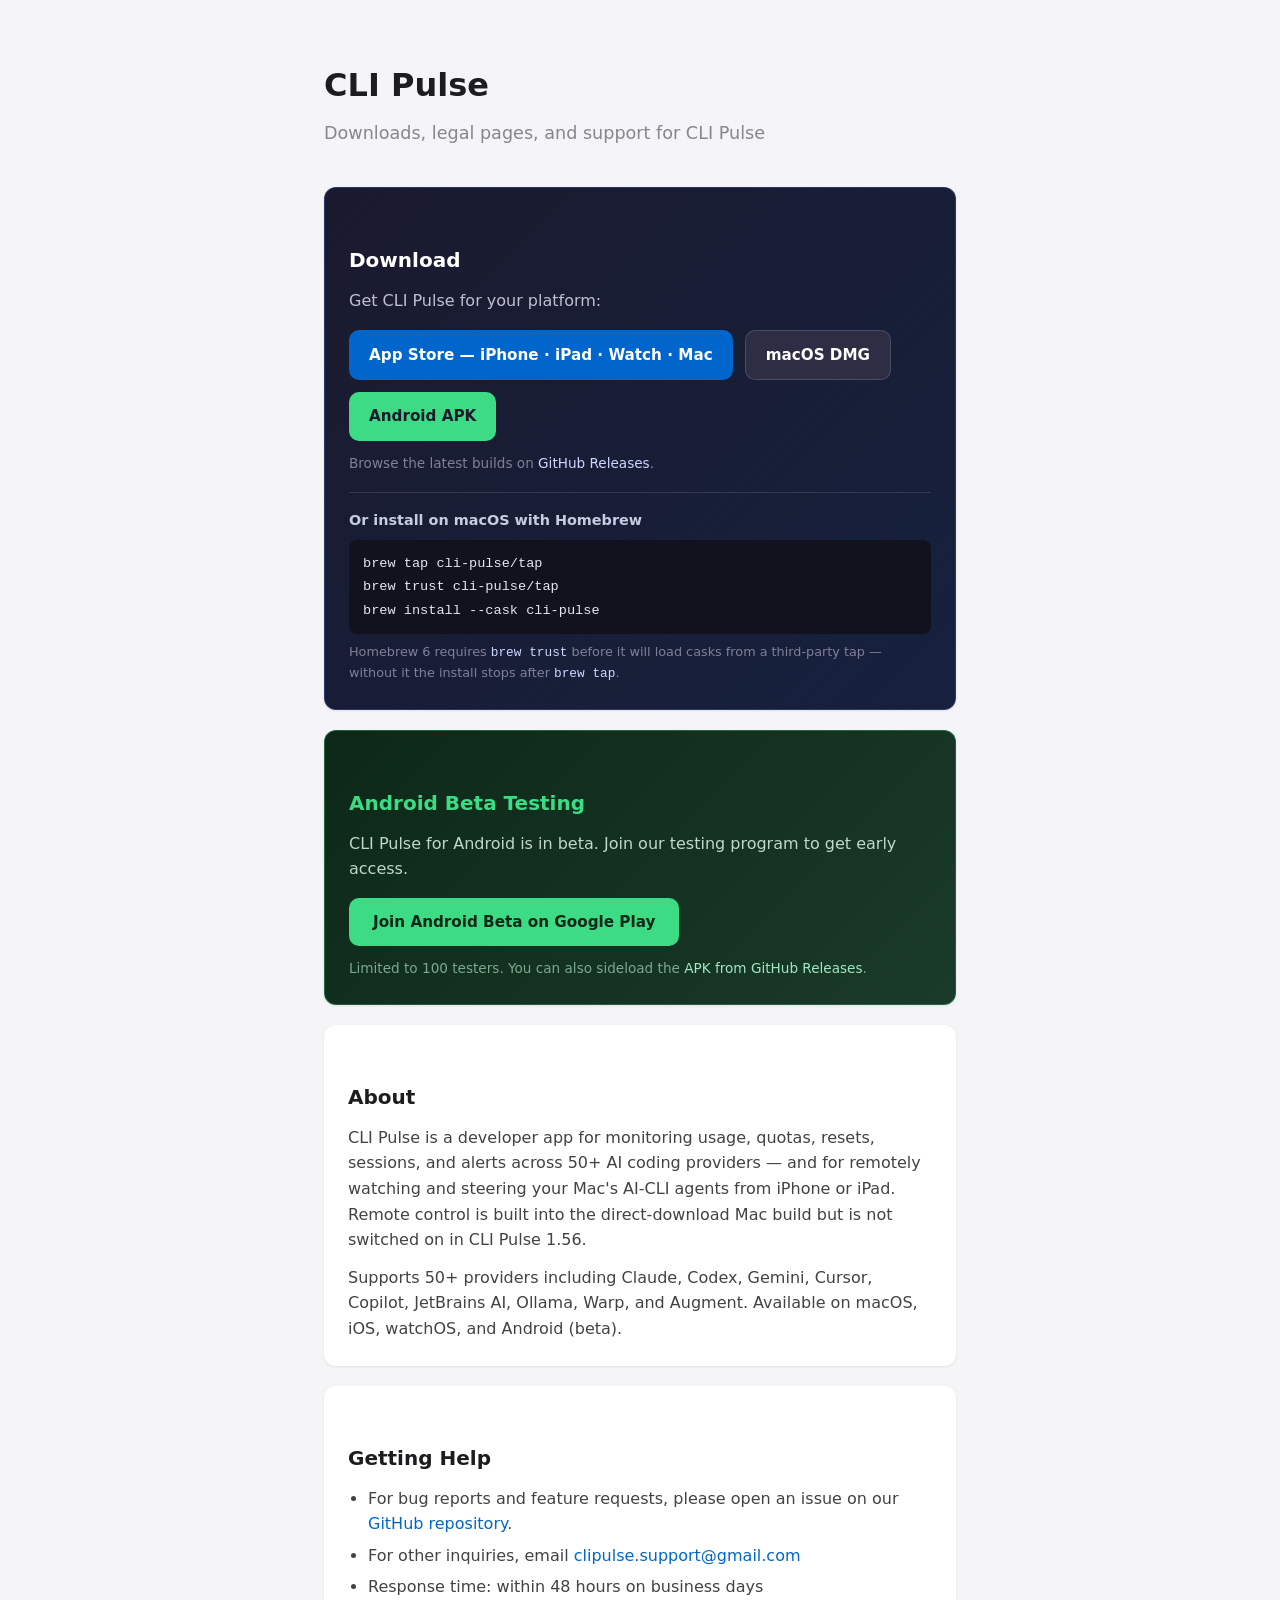
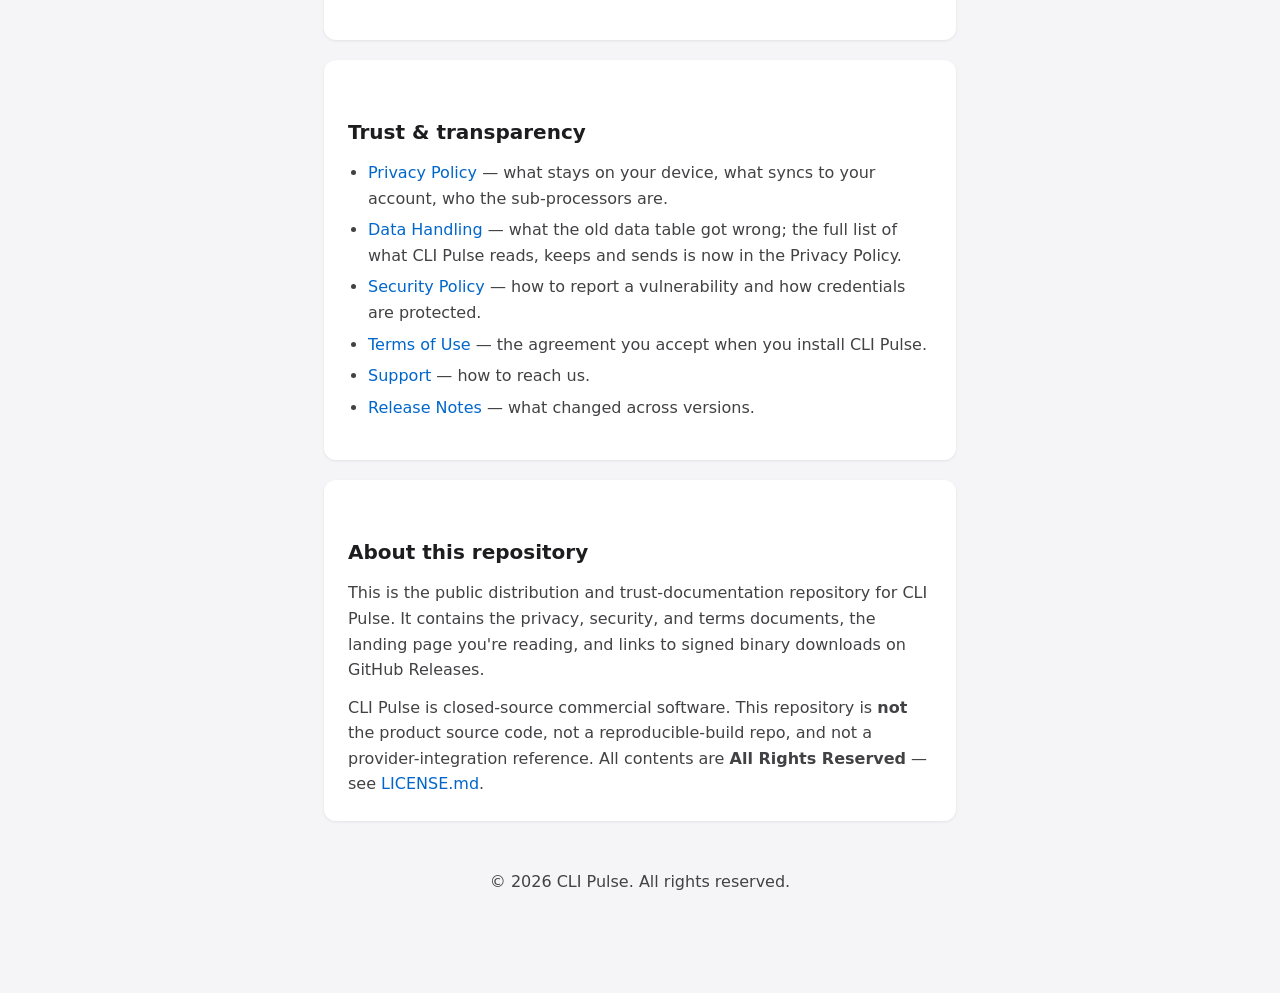
<file: docs/index.html>
<!DOCTYPE html>
<html lang="en">
<head>
<meta charset="utf-8">
<meta name="viewport" content="width=device-width, initial-scale=1">
<title>CLI Pulse — Downloads and Support</title>
<style>
  *{margin:0;padding:0;box-sizing:border-box}
  body{font-family:-apple-system,BlinkMacSystemFont,"SF Pro Text",system-ui,sans-serif;
       background:#f5f5f7;color:#1d1d1f;line-height:1.6}
  .container{max-width:680px;margin:60px auto;padding:0 24px}
  h1{font-size:2rem;font-weight:700;margin-bottom:8px}
  .tagline{color:#86868b;font-size:1.1rem;margin-bottom:40px}
  h2{font-size:1.25rem;font-weight:600;margin:32px 0 12px}
  p,li{font-size:1rem;color:#424245}
  ul{padding-left:20px;margin-bottom:16px}
  li{margin-bottom:6px}
  a{color:#0066cc;text-decoration:none}
  a:hover{text-decoration:underline}
  .card{background:#fff;border-radius:12px;padding:24px;margin-bottom:20px;
        box-shadow:0 1px 3px rgba(0,0,0,.08)}
  .footer{text-align:center;color:#86868b;font-size:.85rem;margin-top:48px;padding-bottom:40px}
</style>
</head>
<body>
<div class="container">
  <h1>CLI Pulse</h1>
  <p class="tagline">Downloads, legal pages, and support for CLI Pulse</p>

  <div class="card" style="background:linear-gradient(135deg,#1a1a2e,#16213e);color:#fff;border:1px solid rgba(90,130,255,.25)">
    <h2 style="color:#fff">Download</h2>
    <p style="color:#c0c0d0">Get CLI Pulse for your platform:</p>
    <div style="display:flex;gap:12px;margin-top:16px;flex-wrap:wrap">
      <a href="https://apps.apple.com/app/cli-pulse/id6761163709" style="display:inline-flex;align-items:center;gap:8px;background:#0066cc;color:#fff;padding:12px 20px;border-radius:10px;font-weight:600;text-decoration:none;font-size:.95rem">
        App Store — iPhone · iPad · Watch · Mac
      </a>
      <a href="https://github.com/cli-pulse/cli-pulse-distrib/releases/latest" style="display:inline-flex;align-items:center;gap:8px;background:#2d2d44;color:#fff;padding:12px 20px;border-radius:10px;font-weight:600;text-decoration:none;border:1px solid rgba(255,255,255,.15);font-size:.95rem">
        macOS DMG
      </a>
      <a href="https://github.com/cli-pulse/cli-pulse/releases" style="display:inline-flex;align-items:center;gap:8px;background:#3ddc84;color:#1a1a2e;padding:12px 20px;border-radius:10px;font-weight:600;text-decoration:none;font-size:.95rem">
        Android APK
      </a>
    </div>
    <p style="color:#808098;font-size:.85rem;margin-top:12px">Browse the latest builds on <a href="https://github.com/cli-pulse/cli-pulse-distrib/releases/latest" style="color:#cfd6ff">GitHub Releases</a>.</p>
    <div style="margin-top:18px;padding-top:16px;border-top:1px solid rgba(255,255,255,.12)">
      <p style="color:#c8cce0;font-size:.9rem;margin:0 0 8px;font-weight:600">Or install on macOS with Homebrew</p>
      <pre style="background:#12121f;color:#e6e6f0;padding:12px 14px;border-radius:8px;overflow-x:auto;font-size:.85rem;margin:0;line-height:1.7"><code>brew tap cli-pulse/tap
brew trust cli-pulse/tap
brew install --cask cli-pulse</code></pre>
      <p style="color:#808098;font-size:.8rem;margin-top:8px">Homebrew 6 requires <code style="color:#cfd6ff">brew trust</code> before it will load casks from a third-party tap — without it the install stops after <code style="color:#cfd6ff">brew tap</code>.</p>
    </div>
  </div>

  <div class="card" style="background:linear-gradient(135deg,#0d2818,#1a3a2a);color:#fff;border:1px solid rgba(61,220,132,.3)">
    <h2 style="color:#3ddc84">Android Beta Testing</h2>
    <p style="color:#c0d8c8">CLI Pulse for Android is in beta. Join our testing program to get early access.</p>
    <div style="margin-top:16px">
      <a href="https://play.google.com/apps/internaltest/4699926885235347963" style="display:inline-flex;align-items:center;gap:8px;background:#3ddc84;color:#0d2818;padding:12px 24px;border-radius:10px;font-weight:700;text-decoration:none;font-size:.95rem">
        Join Android Beta on Google Play
      </a>
    </div>
    <p style="color:#7aaa8e;font-size:.85rem;margin-top:12px">Limited to 100 testers. You can also sideload the <a href="https://github.com/cli-pulse/cli-pulse/releases" style="color:#a0e8c0">APK from GitHub Releases</a>.</p>
  </div>

  <div class="card">
    <h2>About</h2>
    <p>CLI Pulse is a developer app for monitoring usage, quotas, resets, sessions,
       and alerts across 50+ AI coding providers — and for remotely watching and
       steering your Mac's AI-CLI agents from iPhone or iPad. Remote control
       is built into the direct-download Mac build but is not switched on in
       CLI Pulse 1.56.</p>
    <p style="margin-top:12px">Supports 50+ providers including Claude, Codex, Gemini, Cursor, Copilot, JetBrains AI, Ollama, Warp, and Augment. Available on macOS, iOS, watchOS, and Android (beta).</p>
  </div>

  <div class="card">
    <h2>Getting Help</h2>
    <ul>
      <li>For bug reports and feature requests, please open an issue on our
          <a href="https://github.com/cli-pulse/cli-pulse/issues">GitHub repository</a>.</li>
      <li>For other inquiries, email
          <a href="mailto:clipulse.support@gmail.com">clipulse.support@gmail.com</a></li>
      <li>Response time: within 48 hours on business days</li>
    </ul>
  </div>

  <div class="card">
    <h2>Trust &amp; transparency</h2>
    <ul>
      <li><a href="privacy.html">Privacy Policy</a> — what stays on your device, what syncs to your account, who the sub-processors are.</li>
      <li><a href="data-handling.html">Data Handling</a> — what the old data table got wrong; the full list of what CLI Pulse reads, keeps and sends is now in the Privacy Policy.</li>
      <li><a href="security.html">Security Policy</a> — how to report a vulnerability and how credentials are protected.</li>
      <li><a href="terms.html">Terms of Use</a> — the agreement you accept when you install CLI Pulse.</li>
      <li><a href="support.html">Support</a> — how to reach us.</li>
      <li><a href="release-notes.html">Release Notes</a> — what changed across versions.</li>
    </ul>
  </div>

  <div class="card">
    <h2>About this repository</h2>
    <p>This is the public distribution and trust-documentation repository for
       CLI Pulse. It contains the privacy, security, and terms documents, the
       landing page you're reading, and links to signed binary downloads on
       GitHub Releases.</p>
    <p style="margin-top:12px">CLI Pulse is closed-source commercial software.
       This repository is <strong>not</strong> the product source code, not a
       reproducible-build repo, and not a provider-integration reference.
       All contents are <strong>All Rights Reserved</strong> — see
       <a href="https://github.com/cli-pulse/cli-pulse/blob/main/LICENSE.md">LICENSE.md</a>.</p>
  </div>

  <div class="footer">
    <p>&copy; 2026 CLI Pulse. All rights reserved.</p>
  </div>
</div>
</body>
</html>
</file>
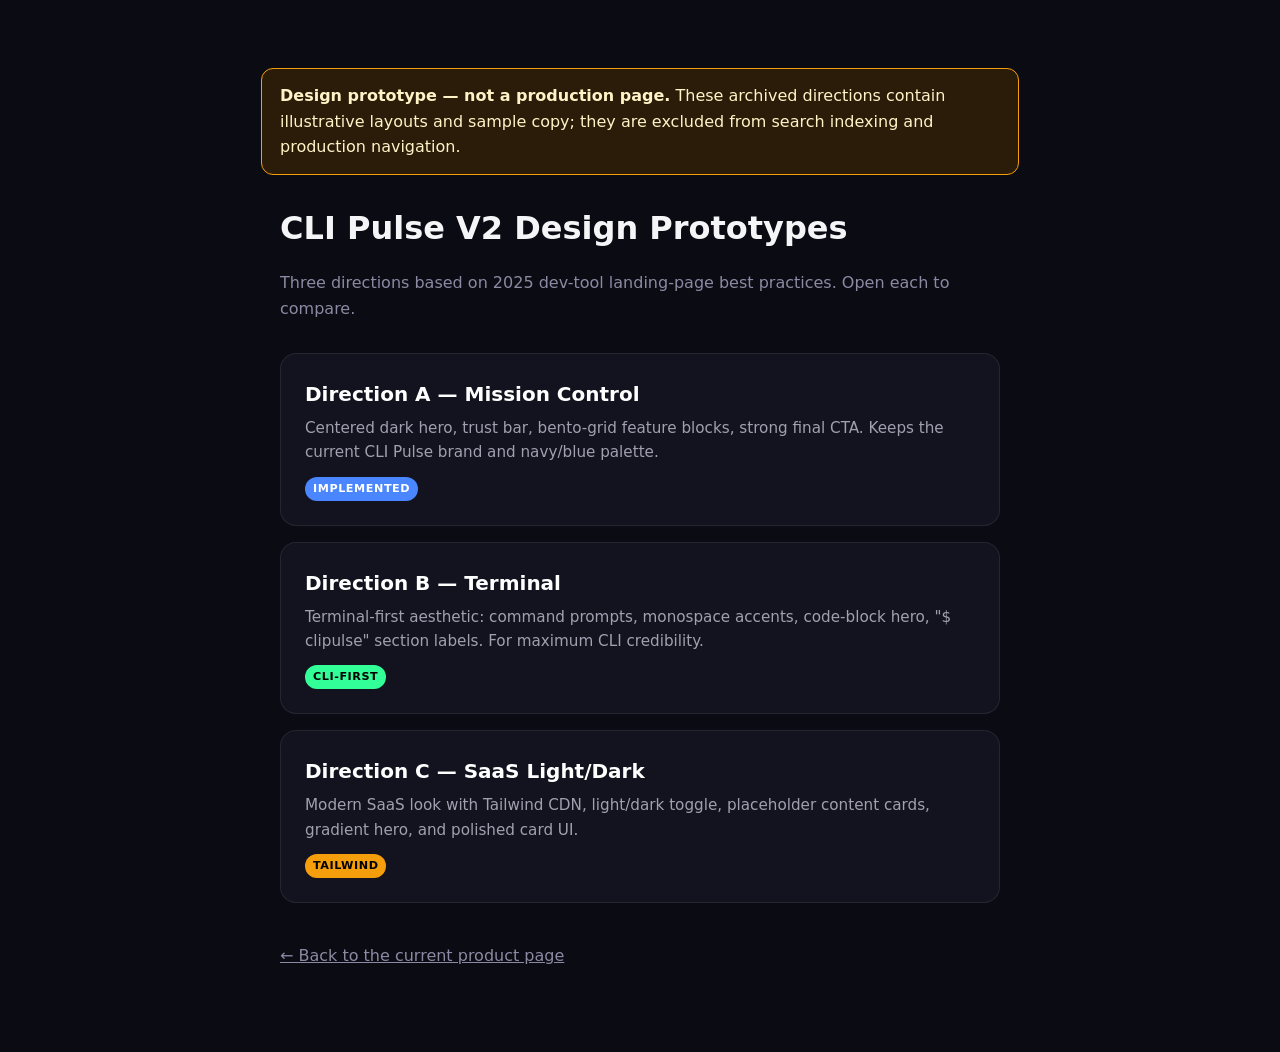
<file: docs/prototypes/index.html>
<!DOCTYPE html>
<html lang="en">
<head>
<meta charset="utf-8">
<meta name="viewport" content="width=device-width, initial-scale=1">
<meta name="robots" content="noindex,nofollow">
<title>CLI Pulse — V2 Prototypes</title>
<style>
  body { font-family: -apple-system, BlinkMacSystemFont, "SF Pro Text", system-ui, sans-serif; background:#0b0b14; color:#f5f5f7; line-height:1.6; padding:60px 24px; }
  .container { max-width:720px; margin:0 auto; }
  h1 { font-size:2rem; margin-bottom:8px; }
  p.muted { color:#8a8aa3; margin-bottom:32px; }
  .proto { display:block; background:#13131f; border:1px solid rgba(255,255,255,0.08); border-radius:16px; padding:24px; margin-bottom:16px; text-decoration:none; color:inherit; transition: transform .15s ease, border-color .15s ease; }
  .proto:hover { transform: translateY(-2px); border-color:#4a86ff; }
  .proto h2 { margin:0 0 6px; font-size:1.25rem; color:#fff; }
  .proto p { margin:0; color:#a0a0b0; font-size:0.95rem; }
  .tag { display:inline-block; font-size:0.7rem; font-weight:700; text-transform:uppercase; letter-spacing:0.05em; padding:3px 8px; border-radius:999px; margin-top:12px; }
  .tag-a { background:#4a86ff; color:#fff; }
  .tag-b { background:#33ff99; color:#000; }
  .tag-c { background:#f59e0b; color:#000; }
  a.back { color:#8a8aa3; }
</style>
</head>
<body>
  <aside id="prototype-only" role="note" style="max-width:720px;margin:0 auto 28px;padding:14px 18px;border:1px solid #f59e0b;border-radius:12px;background:#2a1c08;color:#fef3c7"><strong>Design prototype — not a production page.</strong> These archived directions contain illustrative layouts and sample copy; they are excluded from search indexing and production navigation.</aside>
  <div class="container">
    <h1>CLI Pulse V2 Design Prototypes</h1>
    <p class="muted">Three directions based on 2025 dev-tool landing-page best practices. Open each to compare.</p>

    <a class="proto" href="./v2-a.html">
      <h2>Direction A — Mission Control</h2>
      <p>Centered dark hero, trust bar, bento-grid feature blocks, strong final CTA. Keeps the current CLI Pulse brand and navy/blue palette.</p>
      <span class="tag tag-a">Implemented</span>
    </a>

    <a class="proto" href="./v2-b.html">
      <h2>Direction B — Terminal</h2>
      <p>Terminal-first aesthetic: command prompts, monospace accents, code-block hero, "$ clipulse" section labels. For maximum CLI credibility.</p>
      <span class="tag tag-b">CLI-first</span>
    </a>

    <a class="proto" href="./v2-c.html">
      <h2>Direction C — SaaS Light/Dark</h2>
      <p>Modern SaaS look with Tailwind CDN, light/dark toggle, placeholder content cards, gradient hero, and polished card UI.</p>
      <span class="tag tag-c">Tailwind</span>
    </a>

    <p style="margin-top:40px"><a class="back" href="../index.html">← Back to the current product page</a></p>
  </div>
</body>
</html>
</file>
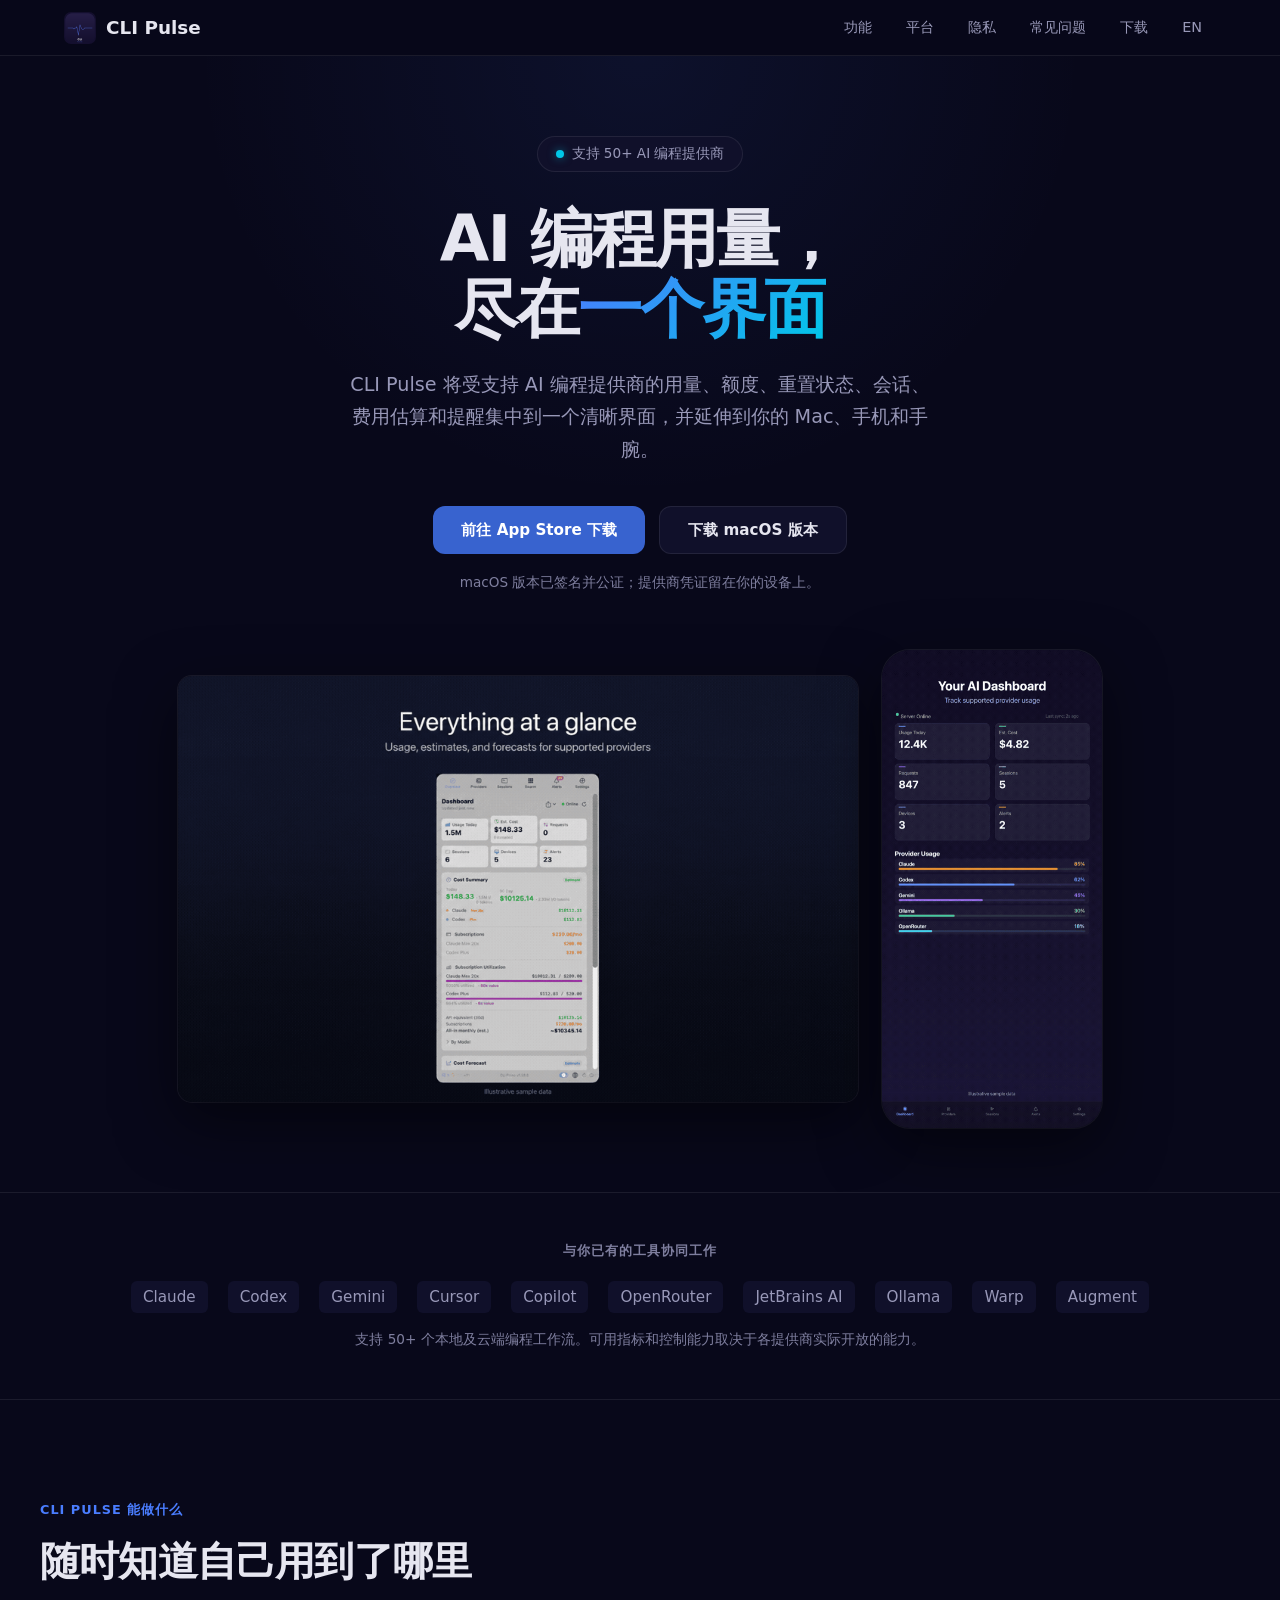
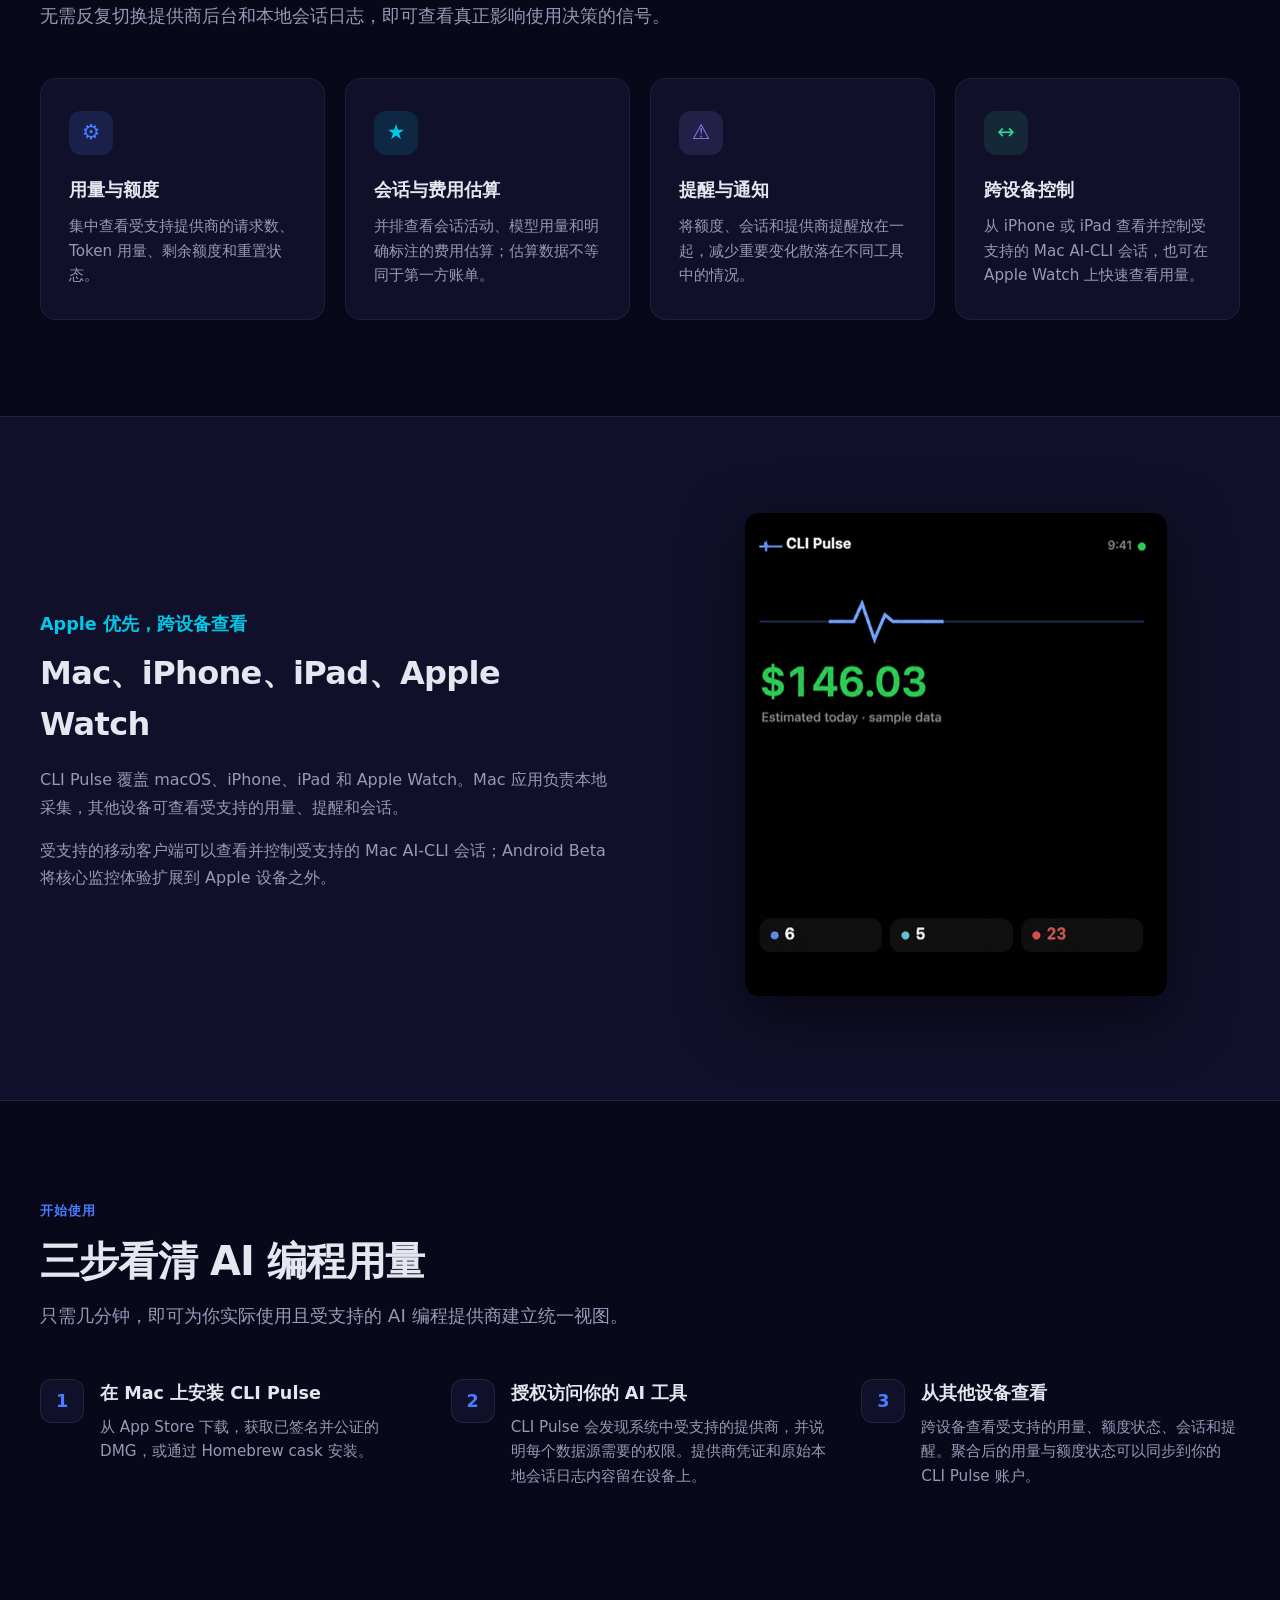
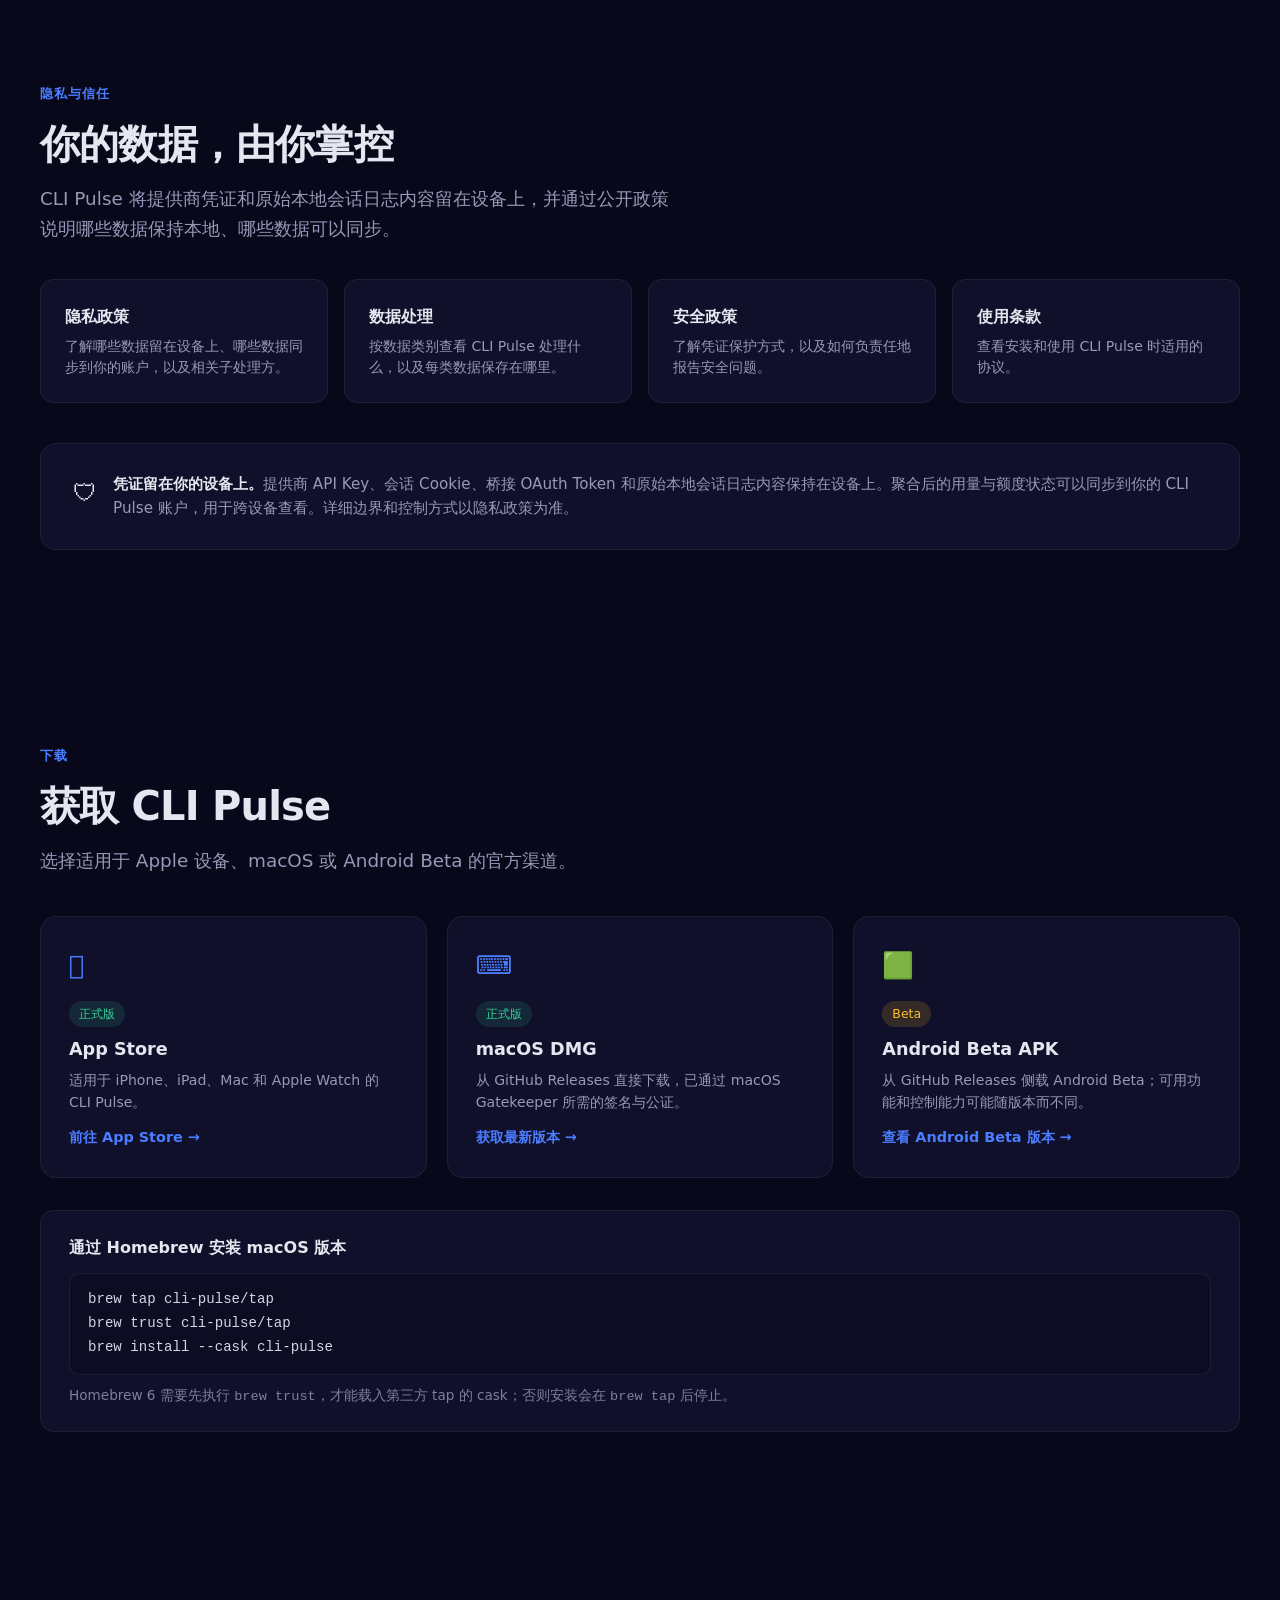
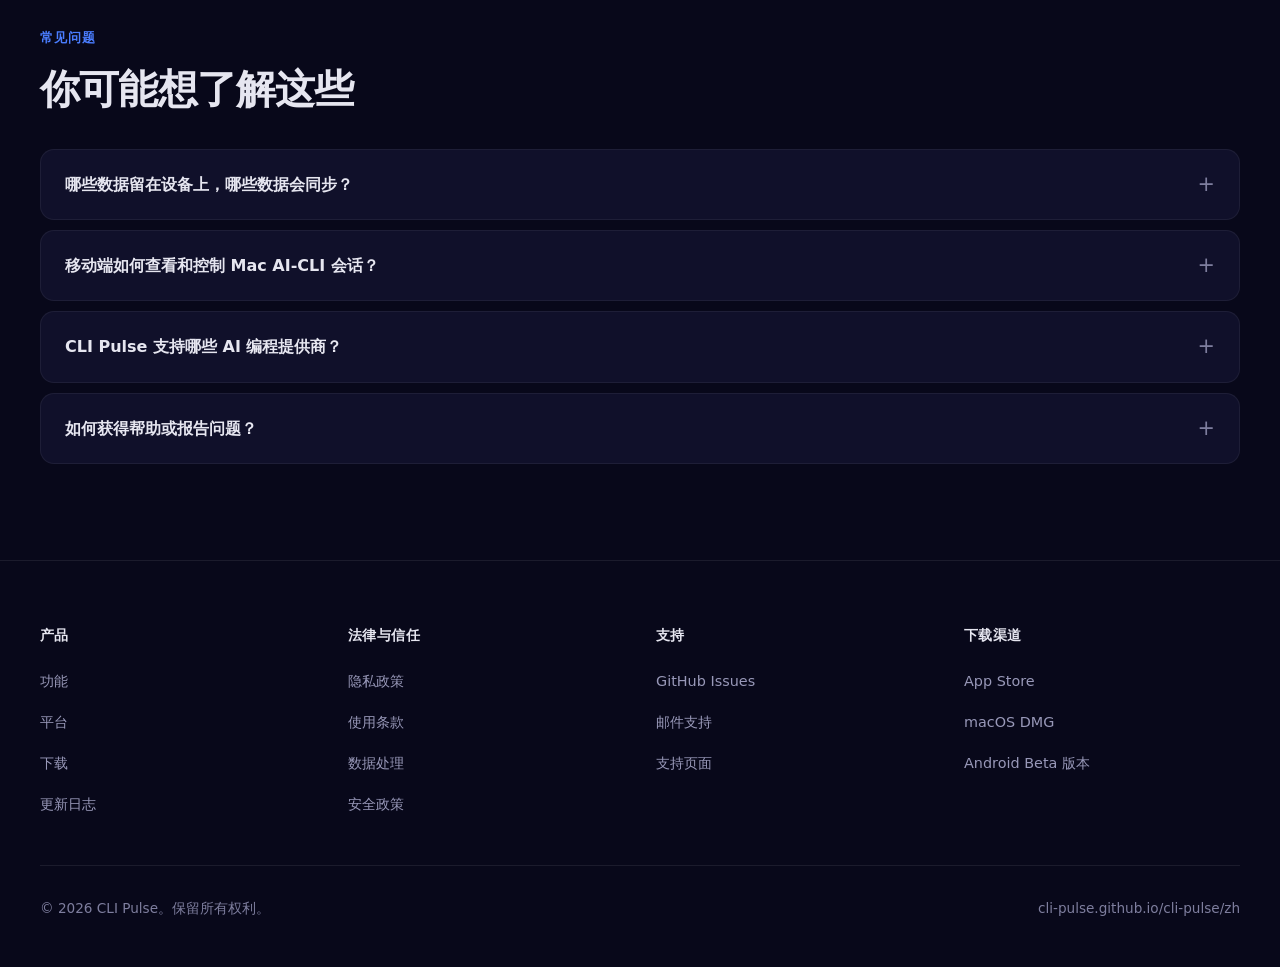
<file: docs/zh/index.html>
<!DOCTYPE html>
<html lang="zh-CN">
<head>
<meta charset="utf-8">
<meta name="viewport" content="width=device-width, initial-scale=1">
<title>CLI Pulse — 跨设备 AI 编程用量监控</title>
<meta name="description" content="在 Mac、iPhone、iPad、Apple Watch 和 Android Beta 上集中查看 50+ 个受支持 AI 编程提供商的用量、额度、重置状态、会话、费用估算和提醒。">
<link rel="canonical" href="https://cli-pulse.github.io/cli-pulse/zh/">
<link rel="alternate" hreflang="en" href="https://cli-pulse.github.io/cli-pulse/">
<link rel="alternate" hreflang="zh-CN" href="https://cli-pulse.github.io/cli-pulse/zh/">
<link rel="alternate" hreflang="x-default" href="https://cli-pulse.github.io/cli-pulse/">
<meta name="theme-color" content="#08081a">
<link rel="icon" href="../assets/app-icon.png" type="image/png">

<!-- Open Graph -->
<meta property="og:title" content="CLI Pulse — AI 编程用量监控">
<meta property="og:description" content="集中查看 50+ 个受支持 AI 编程提供商的用量、额度、重置状态、会话、费用估算和提醒，支持 Mac、iPhone、iPad、Apple Watch 和 Android Beta。">
<meta property="og:url" content="https://cli-pulse.github.io/cli-pulse/zh/">
<meta property="og:type" content="website">
<meta property="og:locale" content="zh_CN">
<meta property="og:image" content="https://cli-pulse.github.io/cli-pulse/assets/hero-mac-v2.png">
<meta property="og:image:width" content="900">
<meta property="og:image:height" content="563">

<!-- Twitter -->
<meta name="twitter:card" content="summary_large_image">
<meta name="twitter:title" content="CLI Pulse — AI 编程用量监控">
<meta name="twitter:description" content="集中查看 50+ 个受支持 AI 编程提供商的用量、额度、重置状态、会话、费用估算和提醒，并提供 Android Beta。">
<meta name="twitter:image" content="https://cli-pulse.github.io/cli-pulse/assets/hero-mac-v2.png">

<!-- JSON-LD -->
<script type="application/ld+json">
{
  "@context": "https://schema.org",
  "@type": "SoftwareApplication",
  "name": "CLI Pulse",
  "applicationCategory": "DeveloperApplication",
  "operatingSystem": "macOS, iOS, iPadOS, watchOS, Android Beta",
  "url": "https://cli-pulse.github.io/cli-pulse/zh/",
  "inLanguage": "zh-CN",
  "description": "集中查看 50+ 个受支持 AI 编程提供商的用量、额度、重置状态、会话、费用估算和提醒。"
}
</script>

<link rel="stylesheet" href="../assets/site.css">
</head>
<body>

<a href="#main-content" class="skip-link">跳转到正文</a>

<header class="site-nav" role="banner">
  <nav class="nav-inner" aria-label="主导航">
    <a class="nav-brand" href="../" aria-label="CLI Pulse 首页">
      <img src="../assets/app-icon.png" alt="" width="32" height="32">
      CLI Pulse
    </a>
    <ul class="nav-links">
      <li><a href="#features">功能</a></li>
      <li><a href="#platforms">平台</a></li>
      <li><a href="#privacy">隐私</a></li>
      <li><a href="#faq">常见问题</a></li>
      <li><a href="#download">下载</a></li>
      <li><a href="../index.html" lang="en" hreflang="en" aria-label="切换到英文">EN</a></li>
    </ul>
  </nav>
</header>

<main id="main-content" tabindex="-1">

  <section class="hero" aria-labelledby="hero-title">
    <div class="section-inner">
      <div class="hero-badge">
        <span class="dot" aria-hidden="true"></span>
        支持 50+ AI 编程提供商
      </div>
      <h1 class="hero-title" id="hero-title">
        AI 编程用量，<br>尽在<span class="highlight">一个界面</span>
      </h1>
      <p class="hero-copy">
        CLI Pulse 将受支持 AI 编程提供商的用量、额度、重置状态、会话、
        费用估算和提醒集中到一个清晰界面，并延伸到你的 Mac、手机和手腕。
      </p>
      <div class="hero-actions">
        <a href="https://apps.apple.com/cn/app/cli-pulse/id6761163709" class="btn btn-primary" aria-label="在 App Store 下载 CLI Pulse">
          前往 App Store 下载
        </a>
        <a href="https://github.com/cli-pulse/cli-pulse-distrib/releases/latest" class="btn btn-secondary" aria-label="下载 CLI Pulse macOS 版本">
          下载 macOS 版本
        </a>
      </div>
      <p class="hero-note">macOS 版本已签名并公证；提供商凭证留在你的设备上。</p>
      <div class="hero-devices">
        <img class="mac-shot" src="../assets/hero-mac-v2.png" alt="CLI Pulse macOS 示意界面，使用示例数据展示用量、费用估算、受支持提供商和提醒" width="900" height="563" loading="eager" fetchpriority="high" decoding="async">
        <img class="phone-shot" src="../assets/hero-phone-v2.png" alt="CLI Pulse iPhone 示意界面，使用示例数据展示用量和受支持提供商状态" width="400" height="868" loading="eager" decoding="async">
      </div>
    </div>
  </section>

  <section class="provider-strip" aria-label="受支持的提供商">
    <div class="section-inner">
      <p class="provider-label">与你已有的工具协同工作</p>
      <div class="provider-list">
        <span>Claude</span>
        <span>Codex</span>
        <span>Gemini</span>
        <span>Cursor</span>
        <span>Copilot</span>
        <span>OpenRouter</span>
        <span>JetBrains AI</span>
        <span>Ollama</span>
        <span>Warp</span>
        <span>Augment</span>
      </div>
      <p class="provider-footnote">支持 50+ 个本地及云端编程工作流。可用指标和控制能力取决于各提供商实际开放的能力。</p>
    </div>
  </section>

  <section class="section" id="features" aria-labelledby="features-title">
    <div class="section-inner">
      <span class="section-label">CLI Pulse 能做什么</span>
      <h2 class="section-title" id="features-title">随时知道自己用到了哪里</h2>
      <p class="section-subtitle">无需反复切换提供商后台和本地会话日志，即可查看真正影响使用决策的信号。</p>
      <div class="cards-grid">

        <div class="outcome-card">
          <div class="card-icon blue" aria-hidden="true">&#9881;</div>
          <h3>用量与额度</h3>
          <p>集中查看受支持提供商的请求数、Token 用量、剩余额度和重置状态。</p>
        </div>

        <div class="outcome-card">
          <div class="card-icon cyan" aria-hidden="true">&#9733;</div>
          <h3>会话与费用估算</h3>
          <p>并排查看会话活动、模型用量和明确标注的费用估算；估算数据不等同于第一方账单。</p>
        </div>

        <div class="outcome-card">
          <div class="card-icon violet" aria-hidden="true">&#9888;</div>
          <h3>提醒与通知</h3>
          <p>将额度、会话和提供商提醒放在一起，减少重要变化散落在不同工具中的情况。</p>
        </div>

        <div class="outcome-card">
          <div class="card-icon green" aria-hidden="true">&#8596;</div>
          <h3>跨设备控制</h3>
          <p>从 iPhone 或 iPad 查看并控制受支持的 Mac AI-CLI 会话，也可在 Apple Watch 上快速查看用量。</p>
        </div>

      </div>
    </div>
  </section>

  <section class="section platform-showcase" id="platforms" aria-labelledby="platforms-title">
    <div class="section-inner">
      <div class="showcase-layout">
        <div class="showcase-text">
          <p class="showcase-kicker">Apple 优先，跨设备查看</p>
          <h2 id="platforms-title">Mac、iPhone、iPad、Apple Watch</h2>
          <p>CLI Pulse 覆盖 macOS、iPhone、iPad 和 Apple Watch。Mac 应用负责本地采集，其他设备可查看受支持的用量、提醒和会话。</p>
          <p>受支持的移动客户端可以查看并控制受支持的 Mac AI-CLI 会话；Android Beta 将核心监控体验扩展到 Apple 设备之外。</p>
        </div>
        <div class="showcase-image">
          <img src="../assets/pulse-motif-v2.png" alt="CLI Pulse Apple Watch 示意界面，使用示例数据展示费用估算和活动指标" width="422" height="483" loading="lazy">
        </div>
      </div>
    </div>
  </section>

  <section class="section" id="how-it-works" aria-labelledby="steps-title">
    <div class="section-inner">
      <span class="section-label">开始使用</span>
      <h2 class="section-title" id="steps-title">三步看清 AI 编程用量</h2>
      <p class="section-subtitle">只需几分钟，即可为你实际使用且受支持的 AI 编程提供商建立统一视图。</p>
      <div class="steps-list">

        <div class="step">
          <h3>在 Mac 上安装 CLI Pulse</h3>
          <p>从 App Store 下载，获取已签名并公证的 DMG，或通过 Homebrew cask 安装。</p>
        </div>

        <div class="step">
          <h3>授权访问你的 AI 工具</h3>
          <p>CLI Pulse 会发现系统中受支持的提供商，并说明每个数据源需要的权限。提供商凭证和原始本地会话日志内容留在设备上。</p>
        </div>

        <div class="step">
          <h3>从其他设备查看</h3>
          <p>跨设备查看受支持的用量、额度状态、会话和提醒。聚合后的用量与额度状态可以同步到你的 CLI Pulse 账户。</p>
        </div>

      </div>
    </div>
  </section>

  <section class="section" id="privacy" aria-labelledby="trust-title">
    <div class="section-inner">
      <span class="section-label">隐私与信任</span>
      <h2 class="section-title" id="trust-title">你的数据，由你掌控</h2>
      <p class="section-subtitle">CLI Pulse 将提供商凭证和原始本地会话日志内容留在设备上，并通过公开政策说明哪些数据保持本地、哪些数据可以同步。</p>

      <div class="trust-links">
        <a href="../privacy.html" class="trust-card">
          <h3>隐私政策</h3>
          <p>了解哪些数据留在设备上、哪些数据同步到你的账户，以及相关子处理方。</p>
        </a>
        <a href="../data-handling.html" class="trust-card">
          <h3>数据处理</h3>
          <p>按数据类别查看 CLI Pulse 处理什么，以及每类数据保存在哪里。</p>
        </a>
        <a href="../security.html" class="trust-card">
          <h3>安全政策</h3>
          <p>了解凭证保护方式，以及如何负责任地报告安全问题。</p>
        </a>
        <a href="../terms.html" class="trust-card">
          <h3>使用条款</h3>
          <p>查看安装和使用 CLI Pulse 时适用的协议。</p>
        </a>
      </div>

      <div class="trust-highlight">
        <span class="shield" aria-hidden="true">&#128737;</span>
        <p><strong>凭证留在你的设备上。</strong>提供商 API Key、会话 Cookie、桥接 OAuth Token 和原始本地会话日志内容保持在设备上。聚合后的用量与额度状态可以同步到你的 CLI Pulse 账户，用于跨设备查看。详细边界和控制方式以隐私政策为准。</p>
      </div>
    </div>
  </section>

  <section class="section" id="download" aria-labelledby="download-title">
    <div class="section-inner">
      <span class="section-label">下载</span>
      <h2 class="section-title" id="download-title">获取 CLI Pulse</h2>
      <p class="section-subtitle">选择适用于 Apple 设备、macOS 或 Android Beta 的官方渠道。</p>

      <div class="download-grid">
        <a href="https://apps.apple.com/cn/app/cli-pulse/id6761163709" class="download-card" aria-label="在 App Store 下载适用于 iPhone、iPad、Mac 和 Apple Watch 的 CLI Pulse">
          <div class="platform-icon" aria-hidden="true">&#63743;</div>
          <span class="platform-tag stable">正式版</span>
          <h3>App Store</h3>
          <p>适用于 iPhone、iPad、Mac 和 Apple Watch 的 CLI Pulse。</p>
          <span class="cta-text">前往 App Store &rarr;</span>
        </a>

        <a href="https://github.com/cli-pulse/cli-pulse-distrib/releases/latest" class="download-card" aria-label="从 GitHub Releases 下载 CLI Pulse macOS DMG">
          <div class="platform-icon" aria-hidden="true">&#9000;</div>
          <span class="platform-tag stable">正式版</span>
          <h3>macOS DMG</h3>
          <p>从 GitHub Releases 直接下载，已通过 macOS Gatekeeper 所需的签名与公证。</p>
          <span class="cta-text">获取最新版本 &rarr;</span>
        </a>

        <a href="https://github.com/cli-pulse/cli-pulse/releases" class="download-card" aria-label="从 GitHub Releases 下载 CLI Pulse Android Beta APK">
          <div class="platform-icon" aria-hidden="true">&#129001;</div>
          <span class="platform-tag beta">Beta</span>
          <h3>Android Beta APK</h3>
          <p>从 GitHub Releases 侧载 Android Beta；可用功能和控制能力可能随版本而不同。</p>
          <span class="cta-text">查看 Android Beta 版本 &rarr;</span>
        </a>
      </div>

      <div class="brew-block">
        <h3>通过 Homebrew 安装 macOS 版本</h3>
        <pre><code>brew tap cli-pulse/tap
brew trust cli-pulse/tap
brew install --cask cli-pulse</code></pre>
        <p class="note">Homebrew 6 需要先执行 <code>brew trust</code>，才能载入第三方 tap 的 cask；否则安装会在 <code>brew tap</code> 后停止。</p>
      </div>
    </div>
  </section>

  <section class="section" id="faq" aria-labelledby="faq-title">
    <div class="section-inner">
      <span class="section-label">常见问题</span>
      <h2 class="section-title" id="faq-title">你可能想了解这些</h2>
      <div class="faq-list">

        <details>
          <summary>哪些数据留在设备上，哪些数据会同步？</summary>
          <div class="faq-body">
            <p>提供商 API Key、会话 Cookie、桥接 OAuth Token 和原始本地会话日志内容留在设备上。聚合后的用量与额度状态可以同步到你的 CLI Pulse 账户，用于跨设备查看。完整的数据分类、边界和控制方式请查看<a href="../privacy.html">隐私政策</a>。</p>
          </div>
        </details>

        <details>
          <summary>移动端如何查看和控制 Mac AI-CLI 会话？</summary>
          <div class="faq-body">
            <p>配置 Mac helper 和 CLI Pulse 账户后，受支持的移动客户端可以显示受支持 Mac AI-CLI 会话的状态和可用控制动作。实际能力取决于提供商和客户端开放的接口。</p>
          </div>
        </details>

        <details>
          <summary>CLI Pulse 支持哪些 AI 编程提供商？</summary>
          <div class="faq-body">
            <p>CLI Pulse 支持 50+ 个提供商，包括 Claude、Codex、Gemini、Cursor、Copilot、OpenRouter、JetBrains AI、Ollama、Warp 和 Augment。可用指标和控制能力取决于各提供商实际开放的能力。</p>
          </div>
        </details>

        <details>
          <summary>如何获得帮助或报告问题？</summary>
          <div class="faq-body">
            <p>Bug 和功能建议可提交到我们的 <a href="https://github.com/cli-pulse/cli-pulse/issues">GitHub Issues</a>；其他问题请发送邮件至 <a href="mailto:clipulse.support@gmail.com">clipulse.support@gmail.com</a>。我们力争在 48 个工作小时内回复。</p>
          </div>
        </details>

      </div>
    </div>
  </section>

</main>

<footer class="site-footer" role="contentinfo">
  <div class="footer-inner">
    <div class="footer-grid">

      <div class="footer-col">
        <h2>产品</h2>
        <ul>
          <li><a href="#features">功能</a></li>
          <li><a href="#platforms">平台</a></li>
          <li><a href="#download">下载</a></li>
          <li><a href="../release-notes.html">更新日志</a></li>
        </ul>
      </div>

      <div class="footer-col">
        <h2>法律与信任</h2>
        <ul>
          <li><a href="../privacy.html">隐私政策</a></li>
          <li><a href="../terms.html">使用条款</a></li>
          <li><a href="../data-handling.html">数据处理</a></li>
          <li><a href="../security.html">安全政策</a></li>
        </ul>
      </div>

      <div class="footer-col">
        <h2>支持</h2>
        <ul>
          <li><a href="https://github.com/cli-pulse/cli-pulse/issues">GitHub Issues</a></li>
          <li><a href="mailto:clipulse.support@gmail.com">邮件支持</a></li>
          <li><a href="../support.html">支持页面</a></li>
        </ul>
      </div>

      <div class="footer-col">
        <h2>下载渠道</h2>
        <ul>
          <li><a href="https://apps.apple.com/cn/app/cli-pulse/id6761163709">App Store</a></li>
          <li><a href="https://github.com/cli-pulse/cli-pulse-distrib/releases/latest">macOS DMG</a></li>
          <li><a href="https://github.com/cli-pulse/cli-pulse/releases">Android Beta 版本</a></li>
        </ul>
      </div>

    </div>

    <div class="footer-bottom">
      <span>&copy; 2026 CLI Pulse。保留所有权利。</span>
      <a href="https://cli-pulse.github.io/cli-pulse/zh/">cli-pulse.github.io/cli-pulse/zh</a>
    </div>
  </div>
</footer>

</body>
</html>
</file>
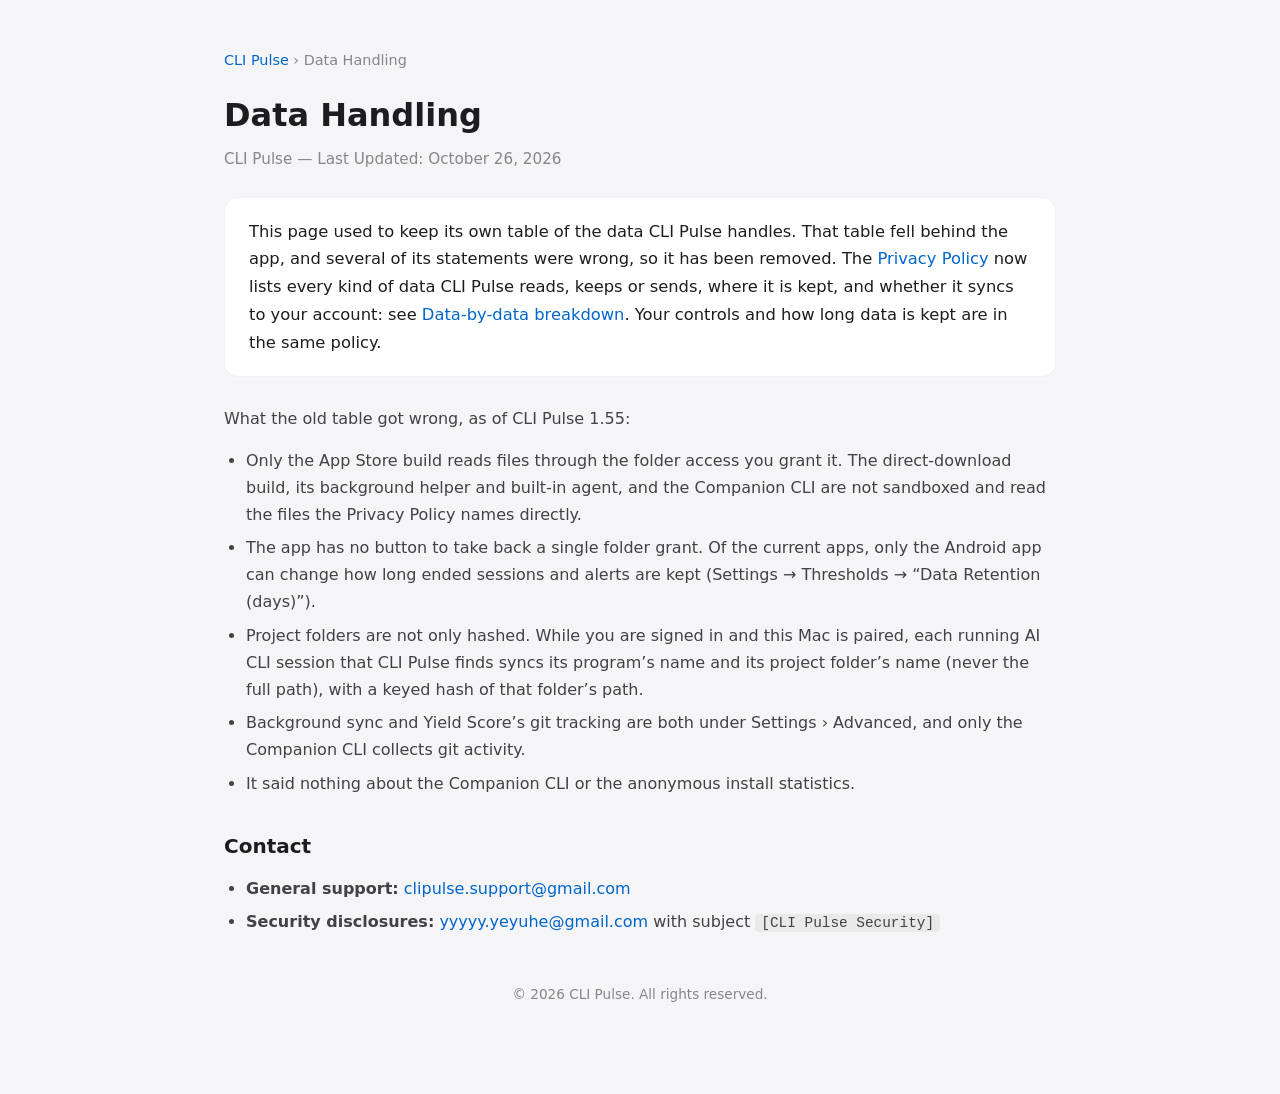
<file: docs/data-handling.html>
<!DOCTYPE html>
<html lang="en">
<head>
<meta charset="utf-8">
<meta name="viewport" content="width=device-width, initial-scale=1">
<title>CLI Pulse — Data Handling</title>
<style>
  *{margin:0;padding:0;box-sizing:border-box}
  body{font-family:-apple-system,BlinkMacSystemFont,"SF Pro Text",system-ui,sans-serif;
       background:#f5f5f7;color:#1d1d1f;line-height:1.7}
  .container{max-width:880px;margin:48px auto;padding:0 24px}
  h1{font-size:2rem;font-weight:700;margin-bottom:4px}
  .date{color:#86868b;font-size:.95rem;margin-bottom:24px}
  .lede{background:#fff;border-radius:14px;padding:20px 24px;margin-bottom:28px;
        border:1px solid rgba(0,0,0,.06);font-size:1.02rem}
  h2{font-size:1.25rem;font-weight:600;margin:32px 0 12px}
  h3{font-size:1.05rem;font-weight:600;margin:20px 0 8px}
  p{font-size:1rem;color:#424245;margin-bottom:14px}
  ul{padding-left:22px;margin-bottom:14px}
  li{font-size:1rem;color:#424245;margin-bottom:6px}
  a{color:#0066cc;text-decoration:none}
  a:hover{text-decoration:underline}
  table{width:100%;border-collapse:collapse;margin:12px 0 20px;background:#fff;
        border-radius:10px;overflow:hidden;border:1px solid rgba(0,0,0,.08);font-size:.92rem}
  th,td{padding:10px 12px;text-align:left;vertical-align:top;border-bottom:1px solid rgba(0,0,0,.06)}
  th{background:#fafafa;font-weight:600;color:#1d1d1f}
  tr:last-child td{border-bottom:none}
  .local{color:#2d7a3e;font-weight:600;white-space:nowrap}
  .sync{color:#1a73c9;font-weight:600;white-space:nowrap}
  .never{color:#9c2a2a;font-weight:600;white-space:nowrap}
  code{font-family:ui-monospace,SFMono-Regular,Menlo,monospace;background:rgba(0,0,0,.05);
       padding:1px 6px;border-radius:4px;font-size:.9em}
  .footer{text-align:center;color:#86868b;font-size:.85rem;margin-top:48px;padding-bottom:40px}
  nav.crumbs{font-size:.9rem;color:#86868b;margin-bottom:16px}
  nav.crumbs a{color:#0066cc}
</style>
</head>
<body>
<div class="container">
  <nav class="crumbs"><a href="index.html">CLI Pulse</a> &rsaquo; Data Handling</nav>

  <h1>Data Handling</h1>
  <p class="date">CLI Pulse &mdash; Last Updated: October 26, 2026</p>

  <div class="lede">
    This page used to keep its own table of the data CLI Pulse handles. That table fell behind the app, and several of its statements were wrong, so it has been removed. The <a href="privacy.html">Privacy Policy</a> now lists every kind of data CLI Pulse reads, keeps or sends, where it is kept, and whether it syncs to your account: see <a href="privacy.html#data">Data-by-data breakdown</a>. Your controls and how long data is kept are in the same policy.
  </div>

  <p>What the old table got wrong, as of CLI Pulse 1.55:</p>
  <ul>
    <li>Only the App Store build reads files through the folder access you grant it. The direct-download build, its background helper and built-in agent, and the Companion CLI are not sandboxed and read the files the Privacy Policy names directly.</li>
    <li>The app has no button to take back a single folder grant. Of the current apps, only the Android app can change how long ended sessions and alerts are kept (Settings &rarr; Thresholds &rarr; &ldquo;Data Retention (days)&rdquo;).</li>
    <li>Project folders are not only hashed. While you are signed in and this Mac is paired, each running AI CLI session that CLI Pulse finds syncs its program&rsquo;s name and its project folder&rsquo;s name (never the full path), with a keyed hash of that folder&rsquo;s path.</li>
    <li>Background sync and Yield Score&rsquo;s git tracking are both under Settings &rsaquo; Advanced, and only the Companion CLI collects git activity.</li>
    <li>It said nothing about the Companion CLI or the anonymous install statistics.</li>
  </ul>

  <h2>Contact</h2>
  <ul>
    <li><strong>General support:</strong> <a href="mailto:clipulse.support@gmail.com">clipulse.support@gmail.com</a></li>
    <li><strong>Security disclosures:</strong> <a href="mailto:yyyyy.yeyuhe@gmail.com">yyyyy.yeyuhe@gmail.com</a> with subject <code>[CLI Pulse Security]</code></li>
  </ul>

  <div class="footer">&copy; 2026 CLI Pulse. All rights reserved.</div>
</div>
</body>
</html>
</file>
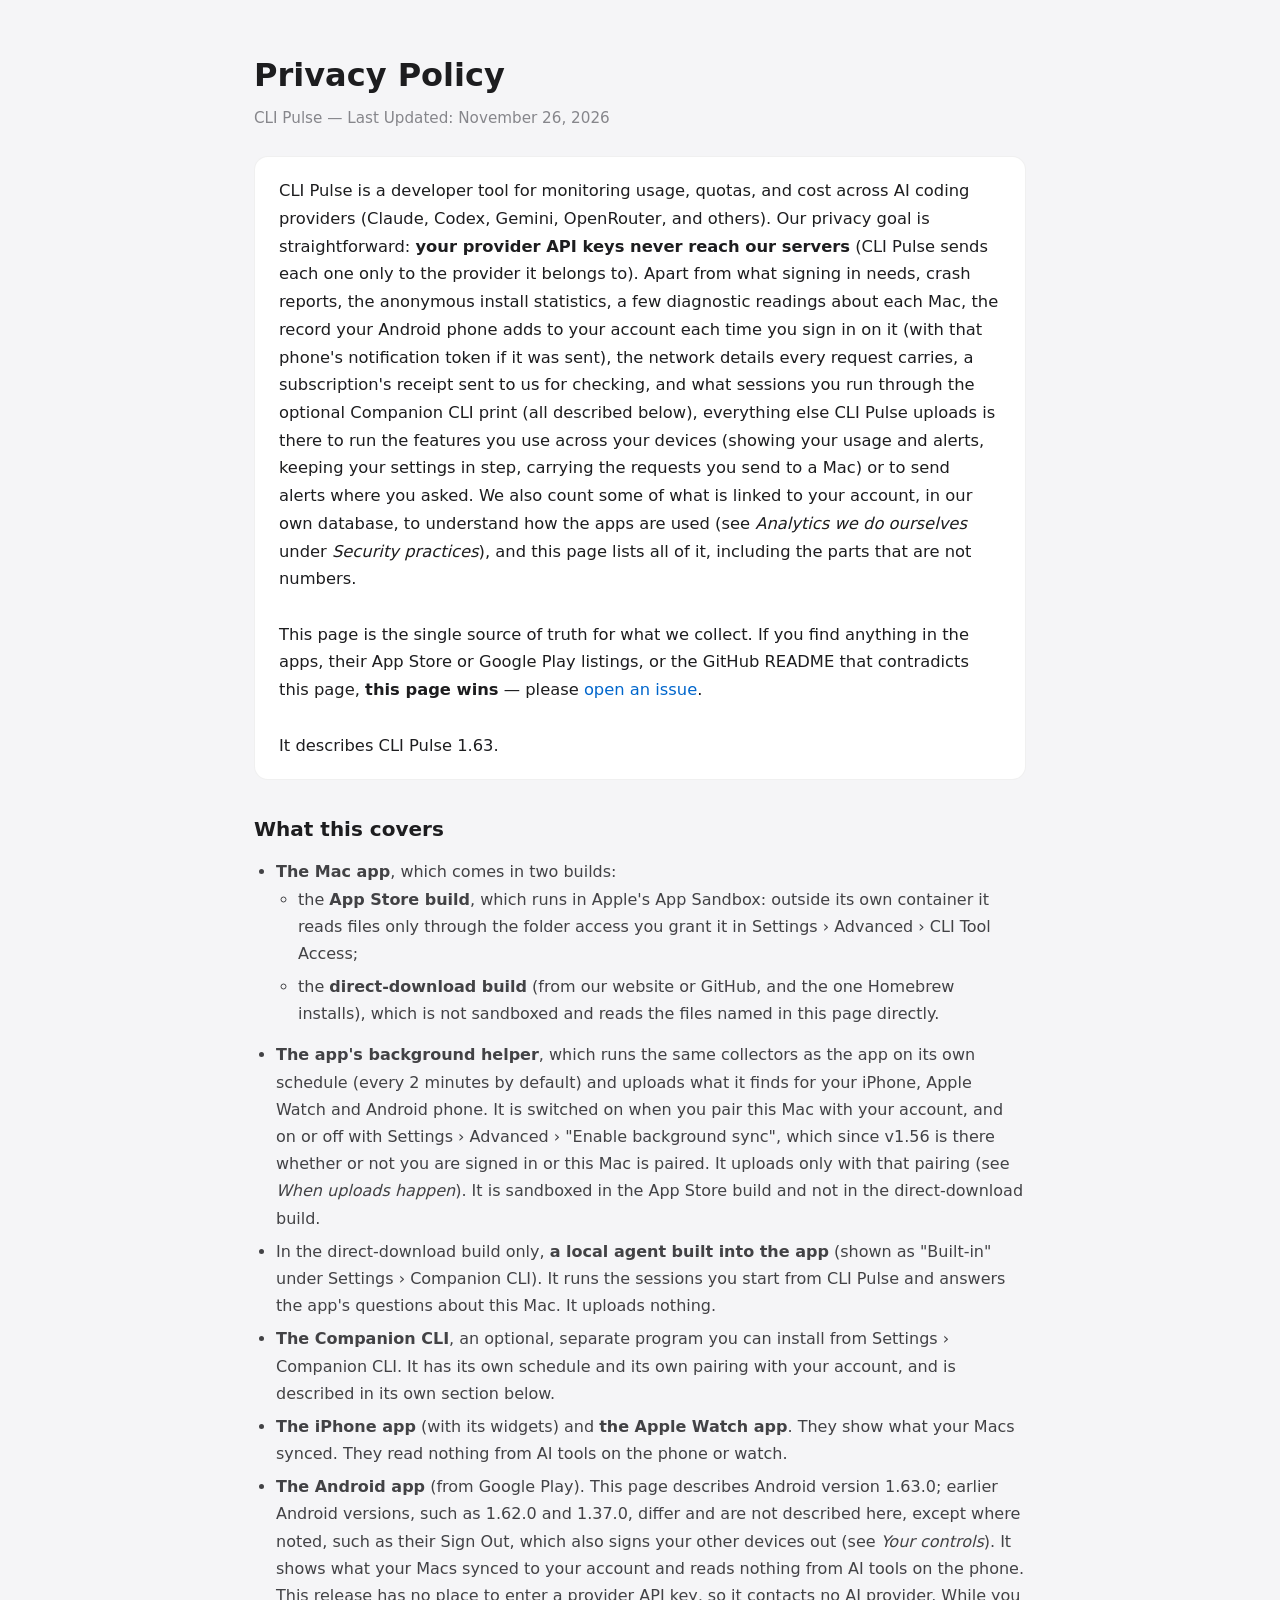
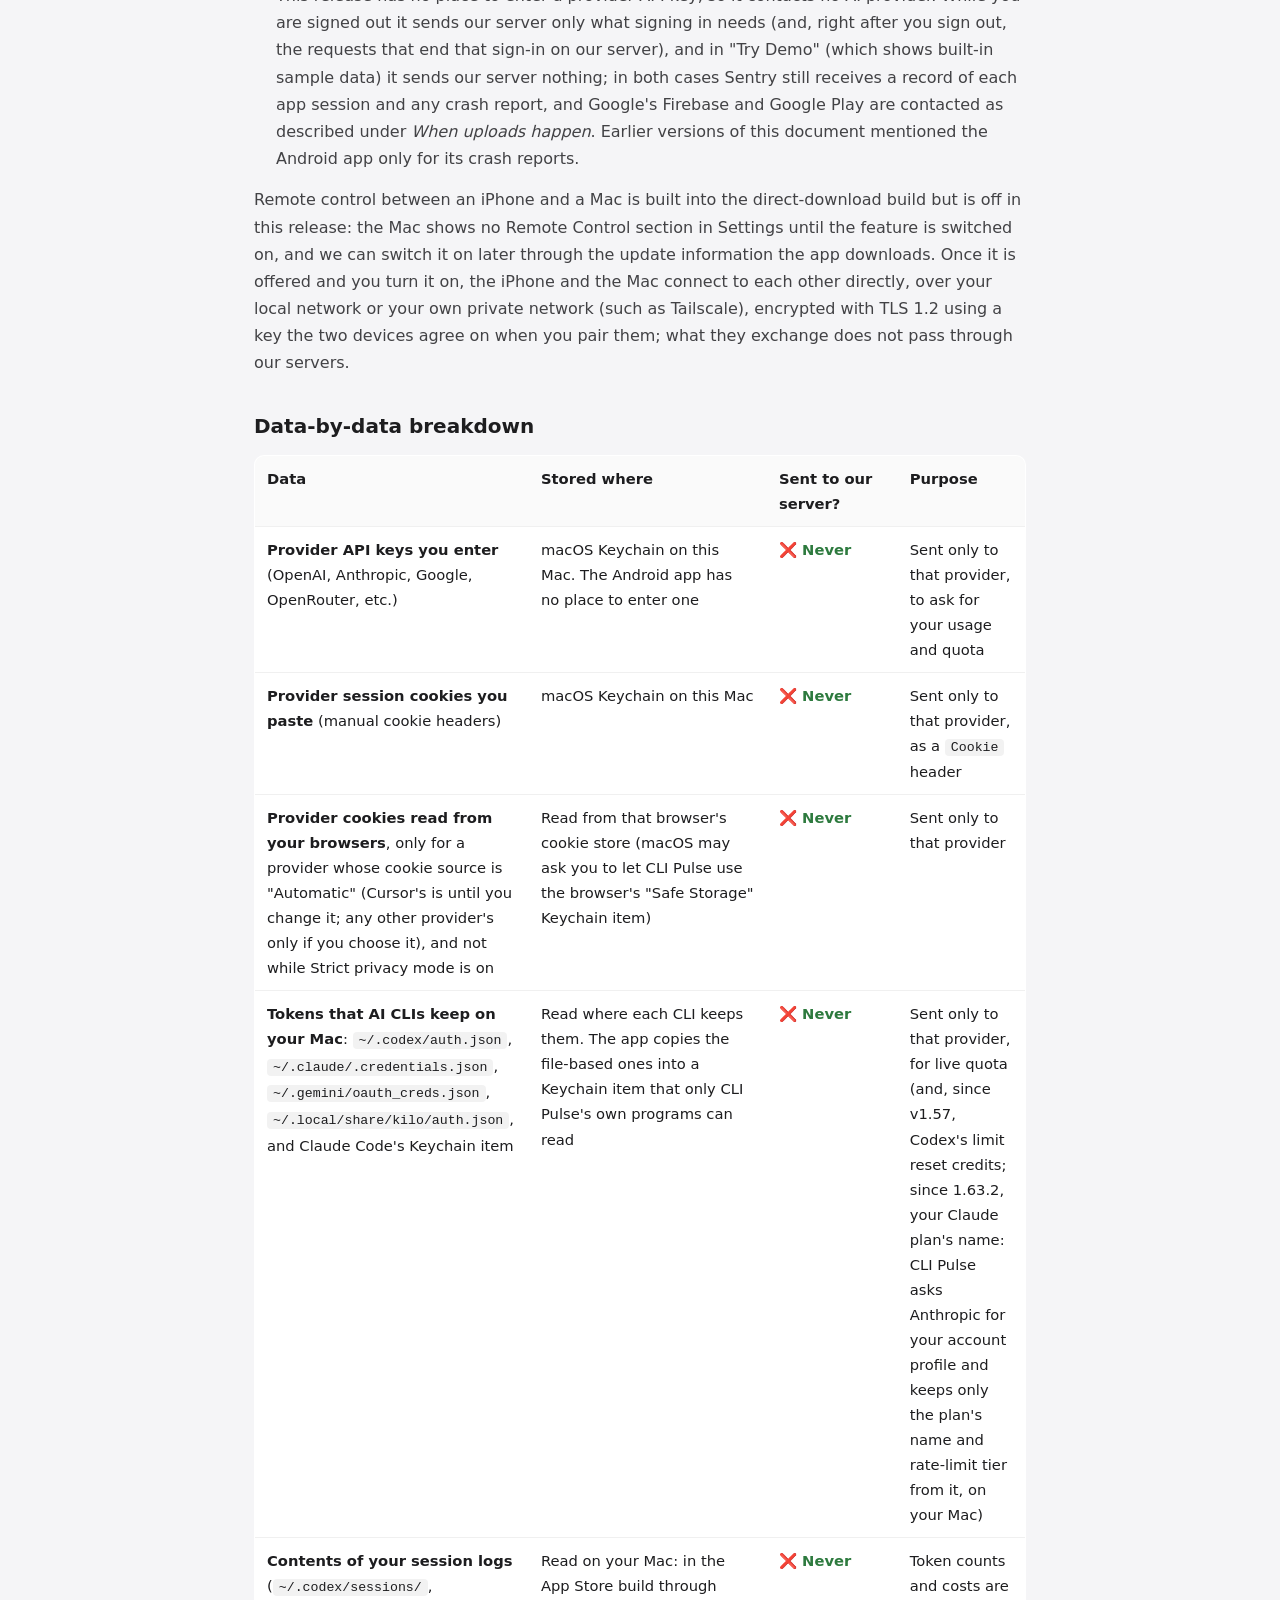
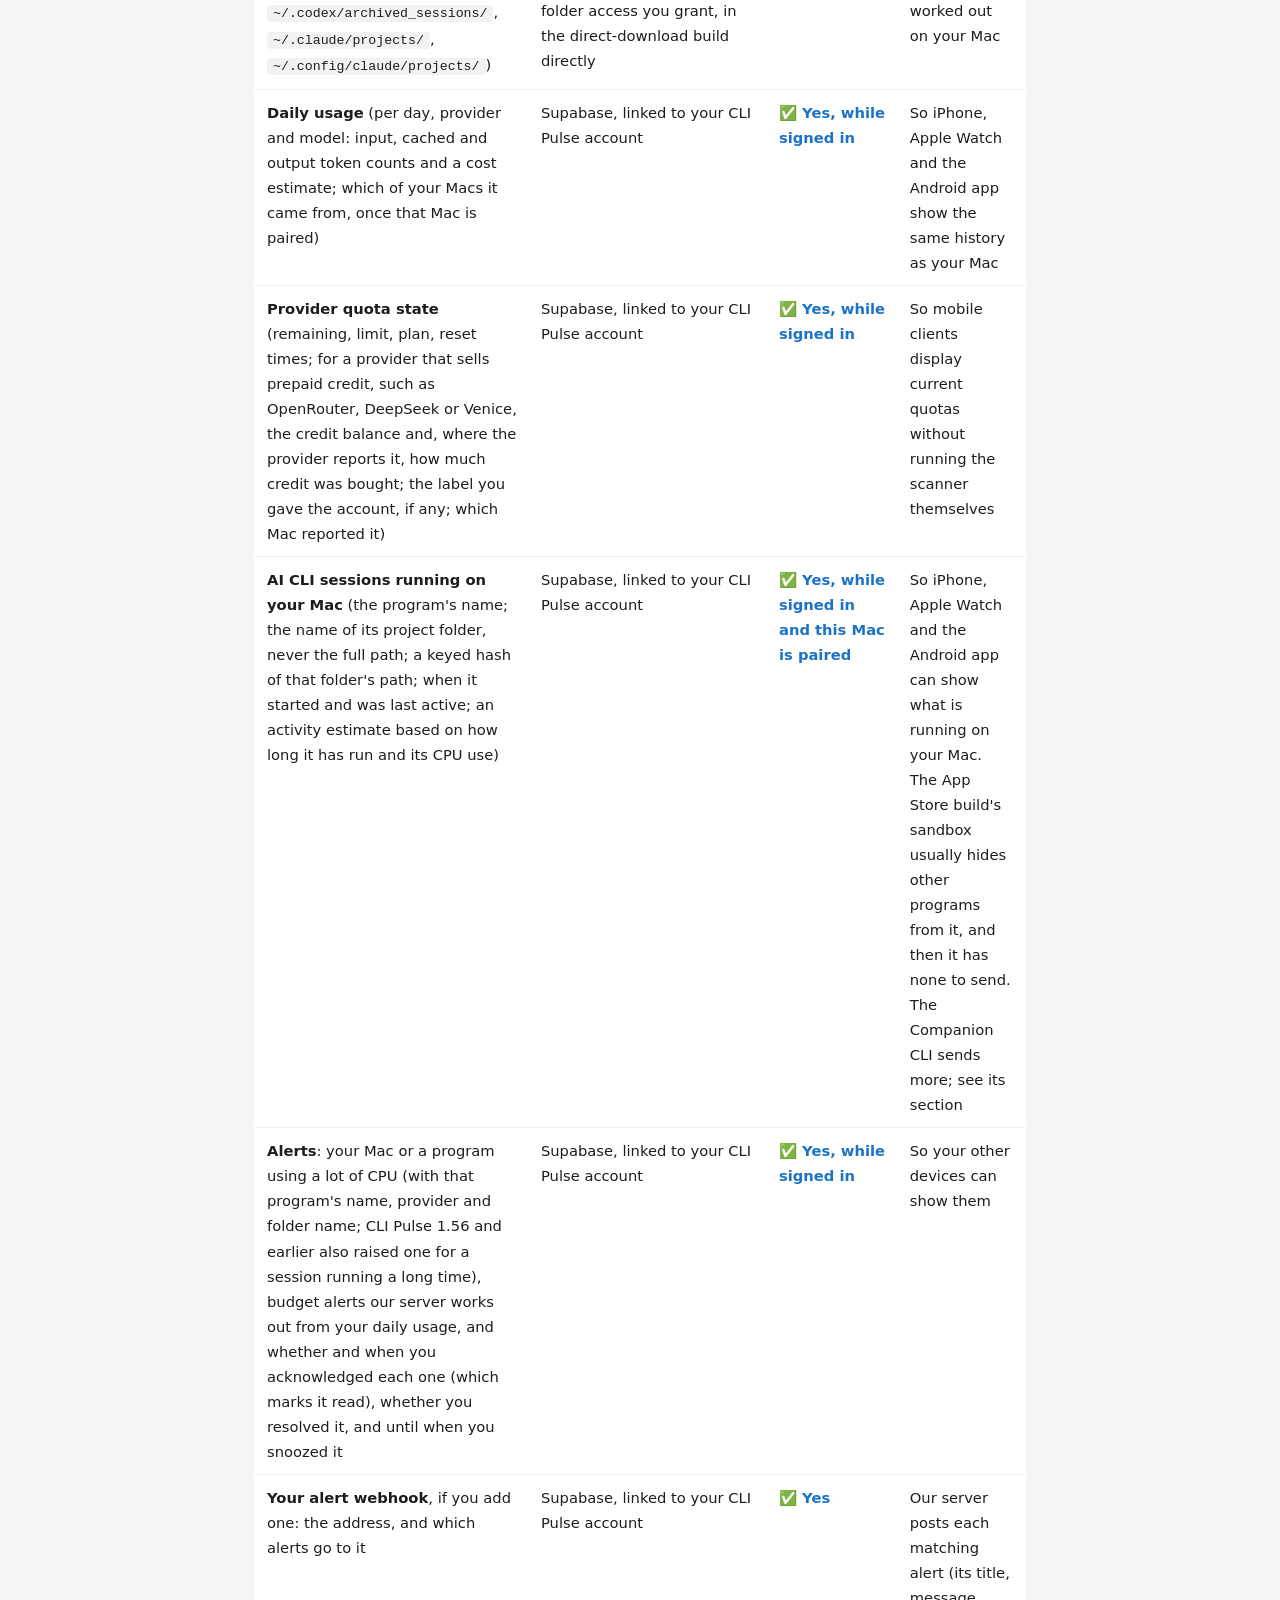
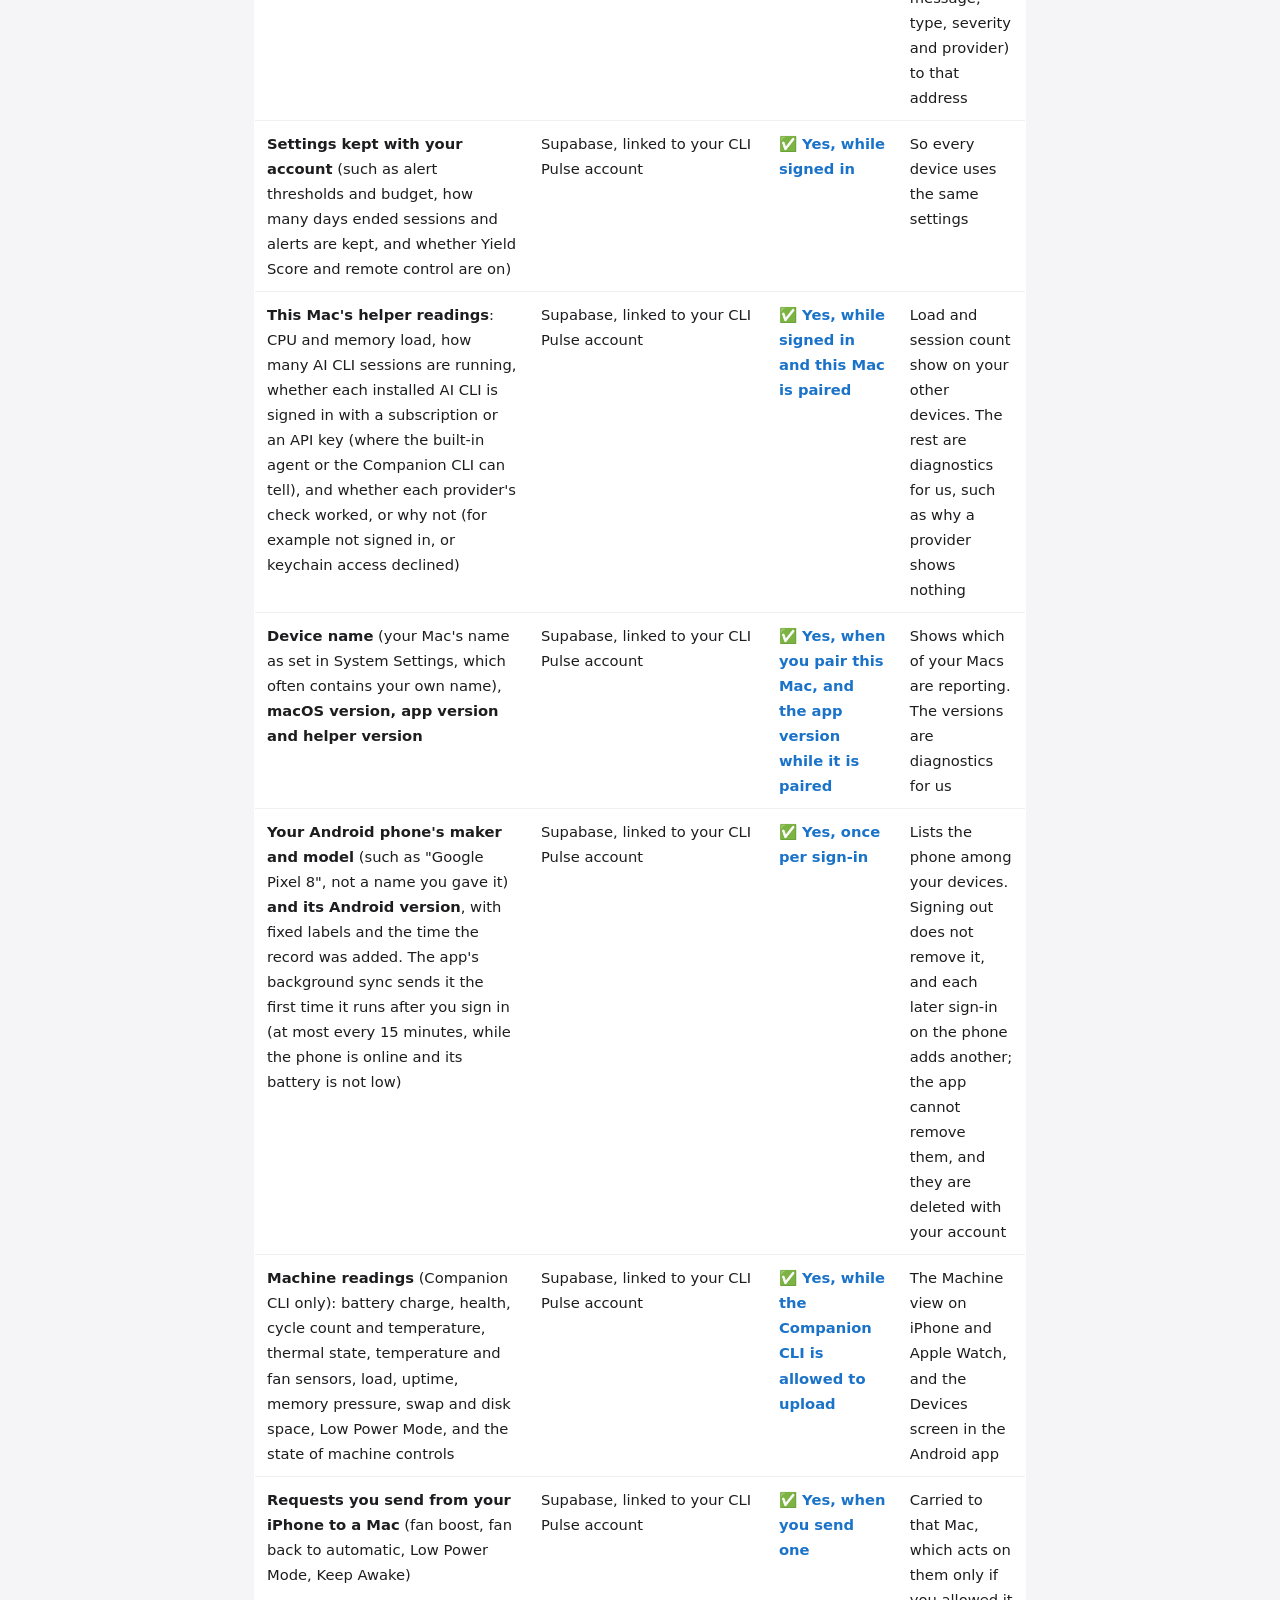
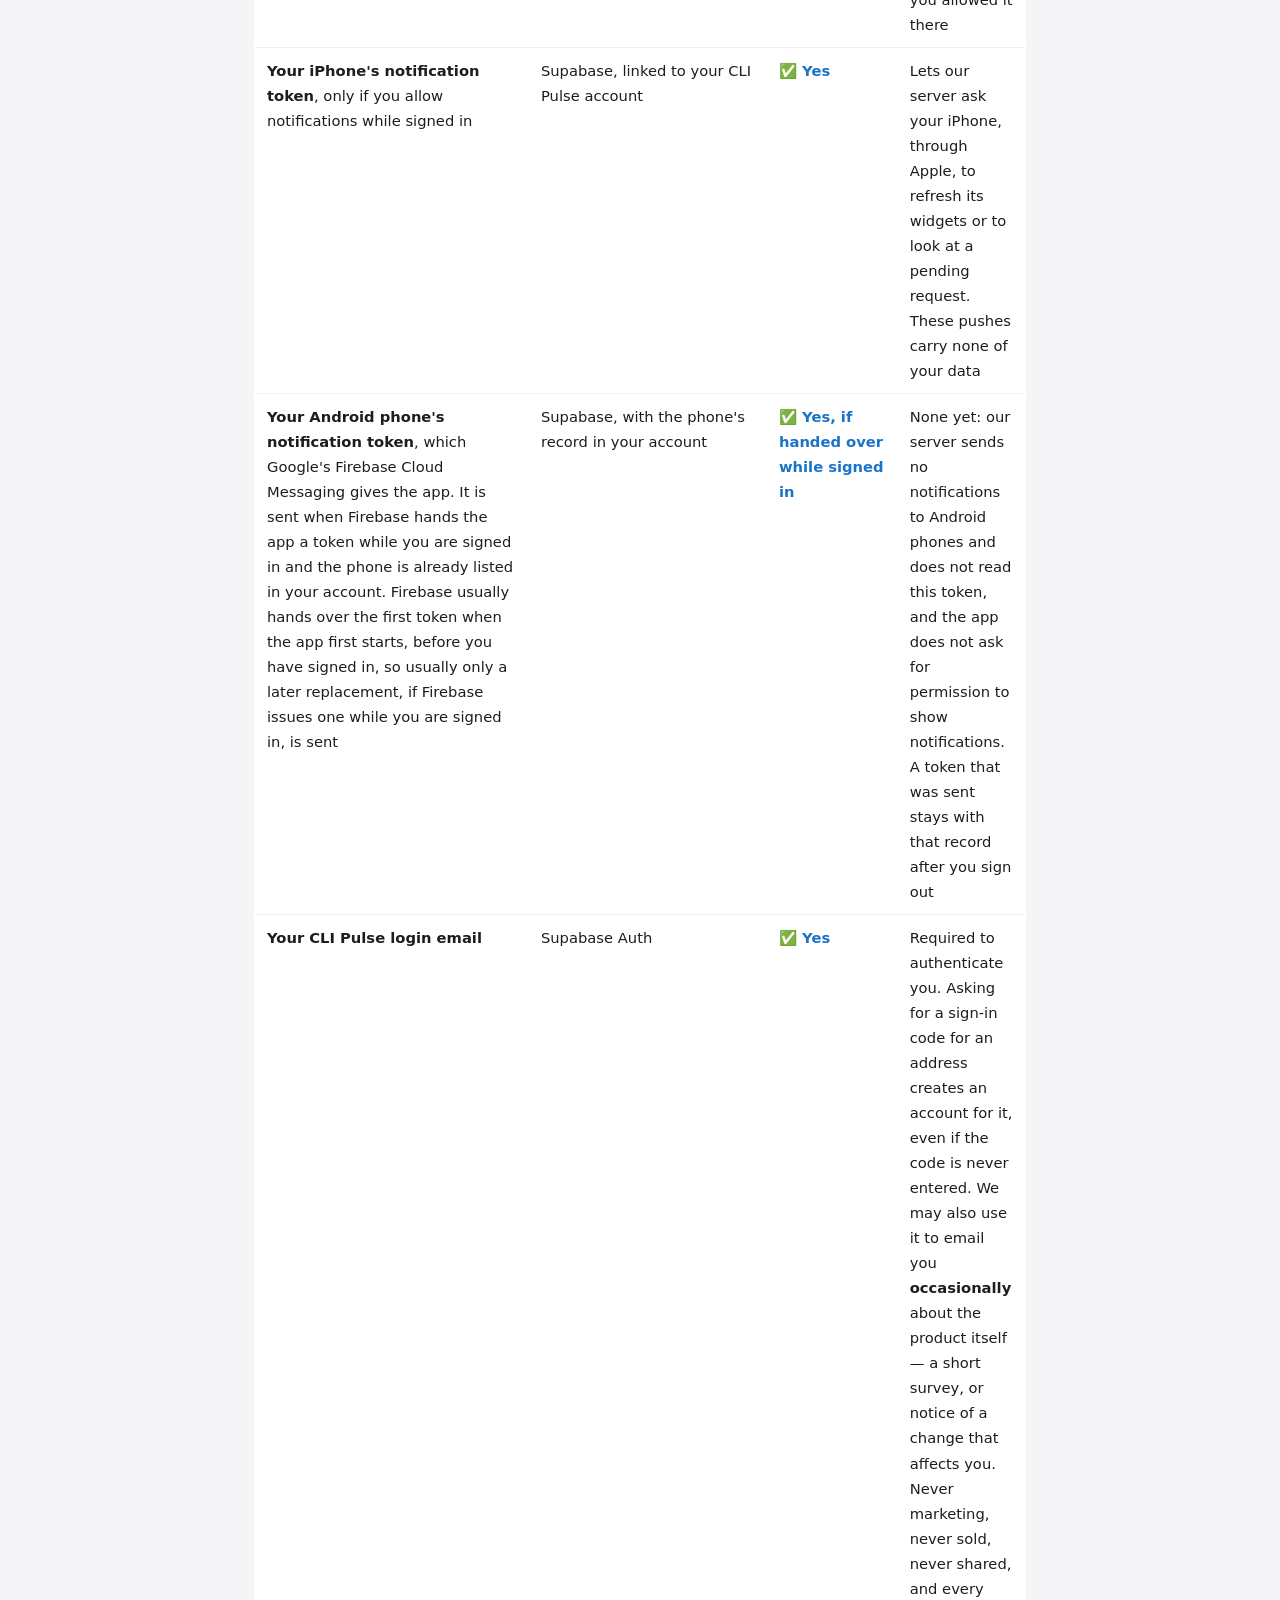
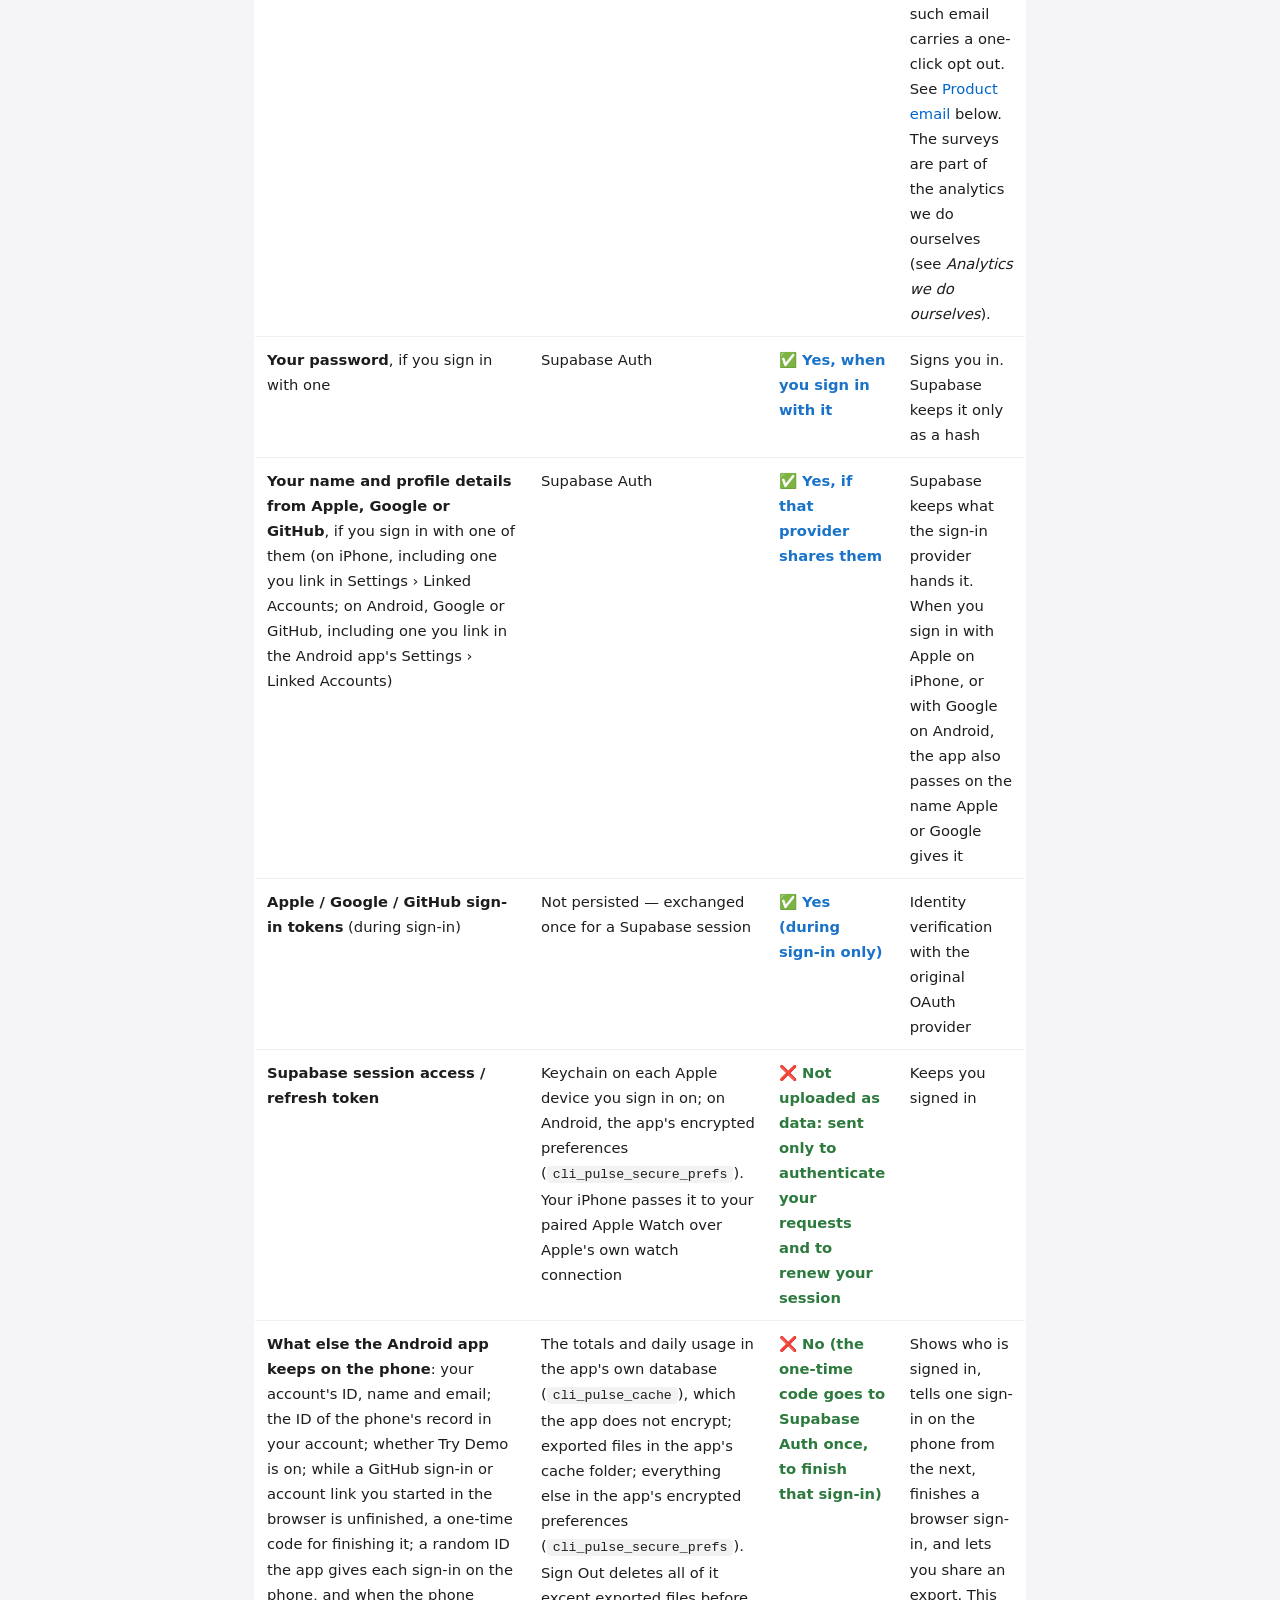
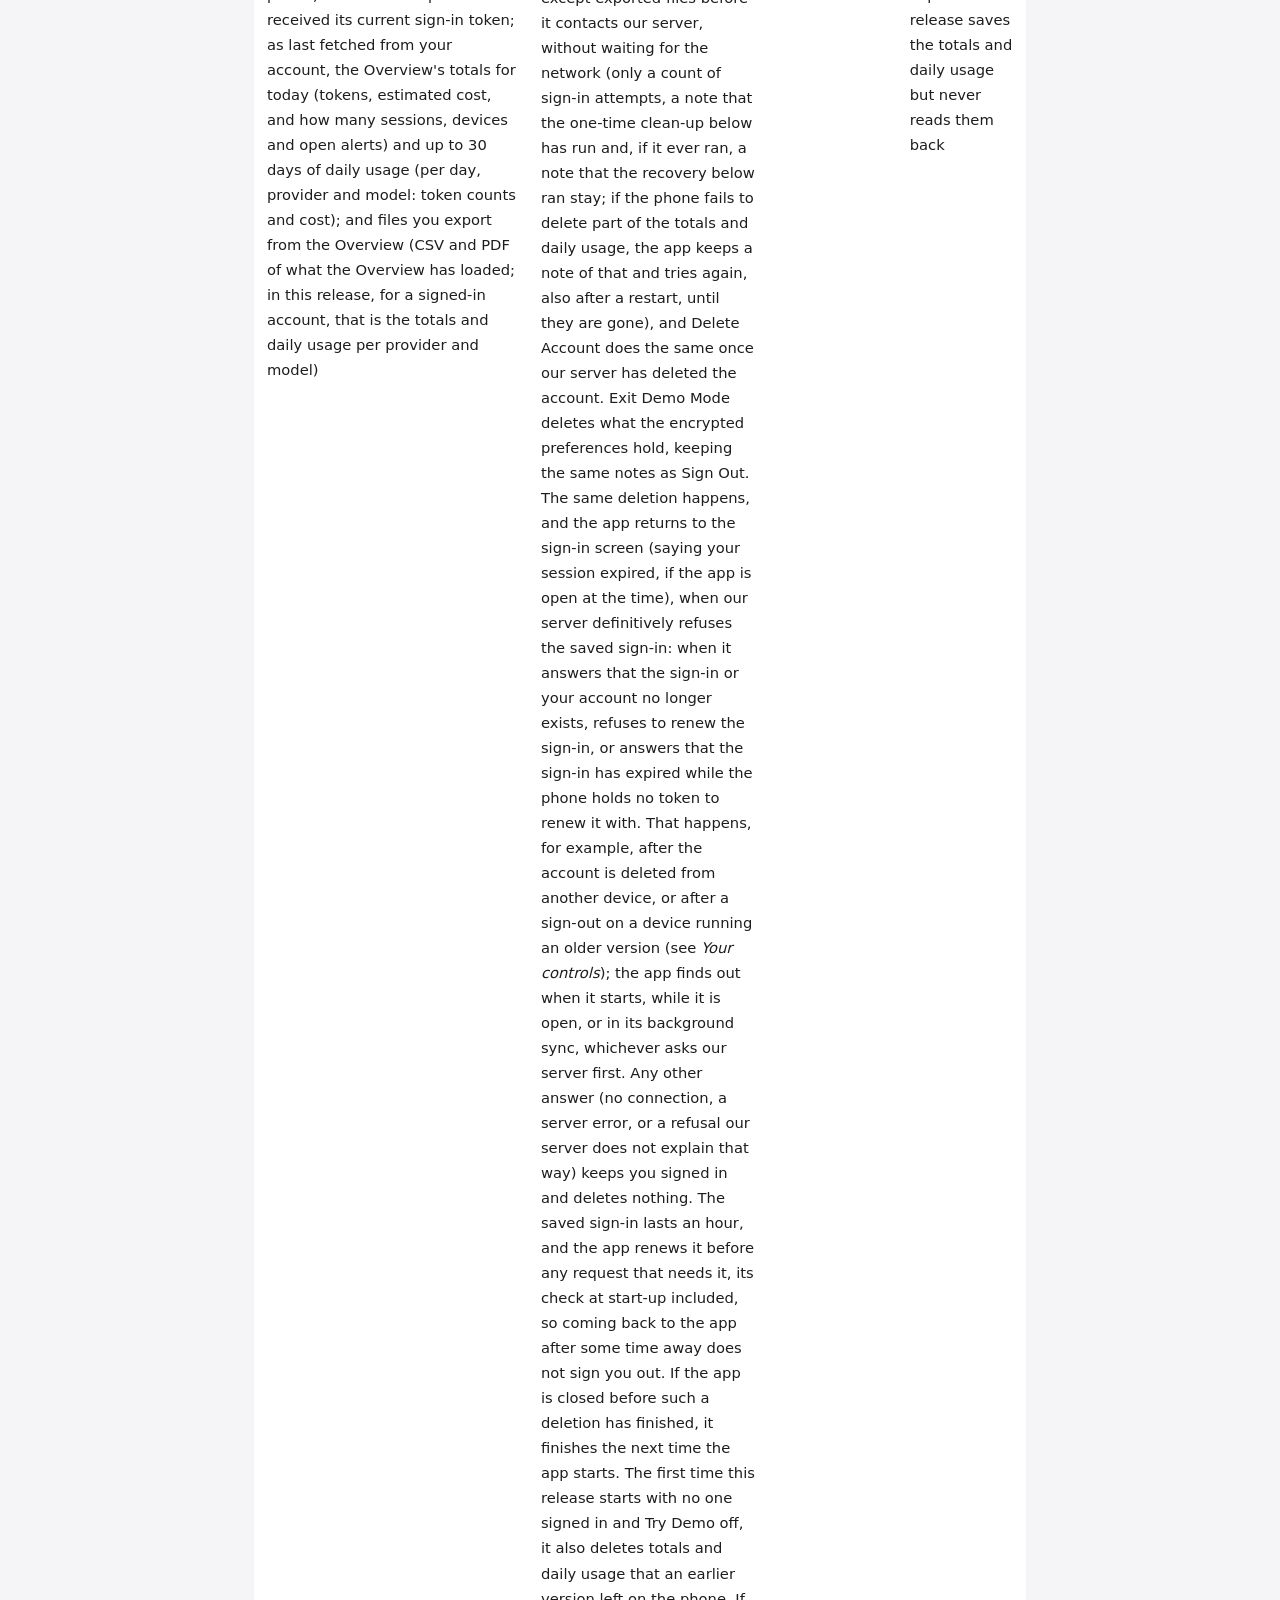
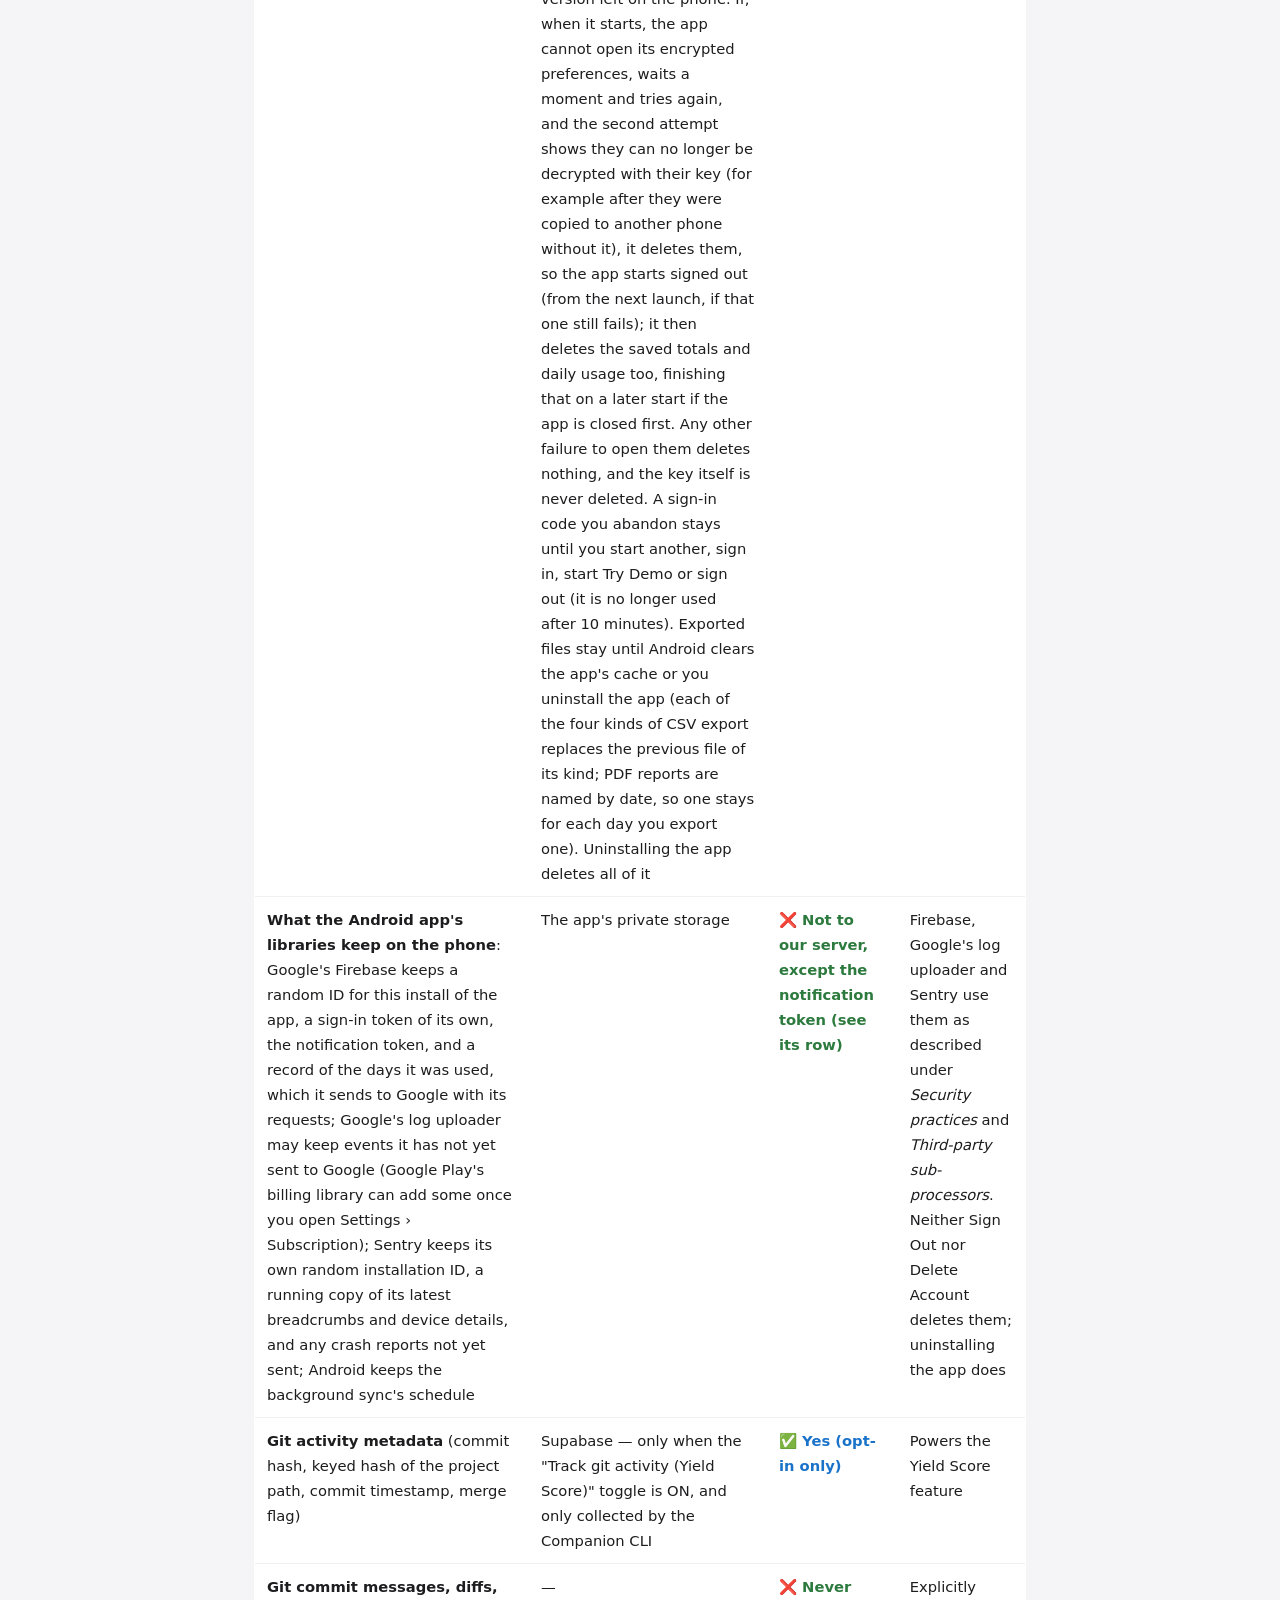
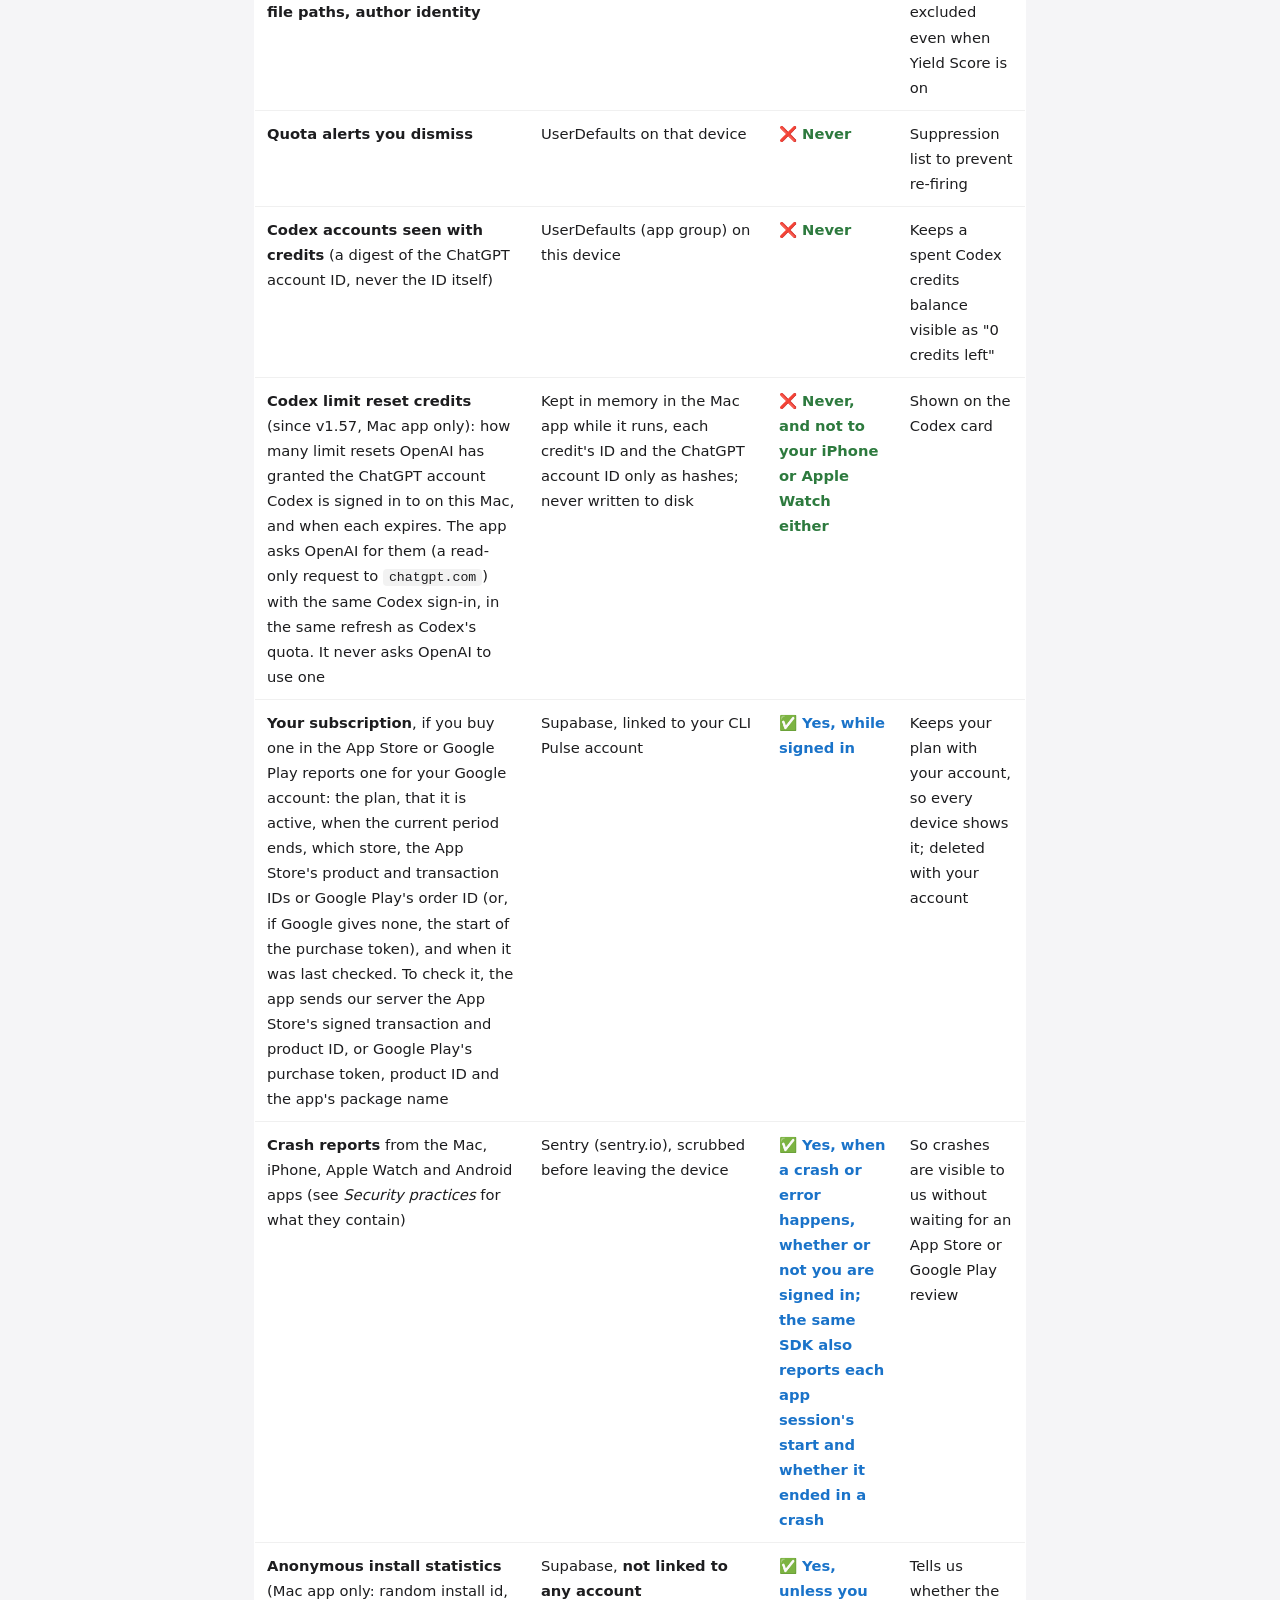
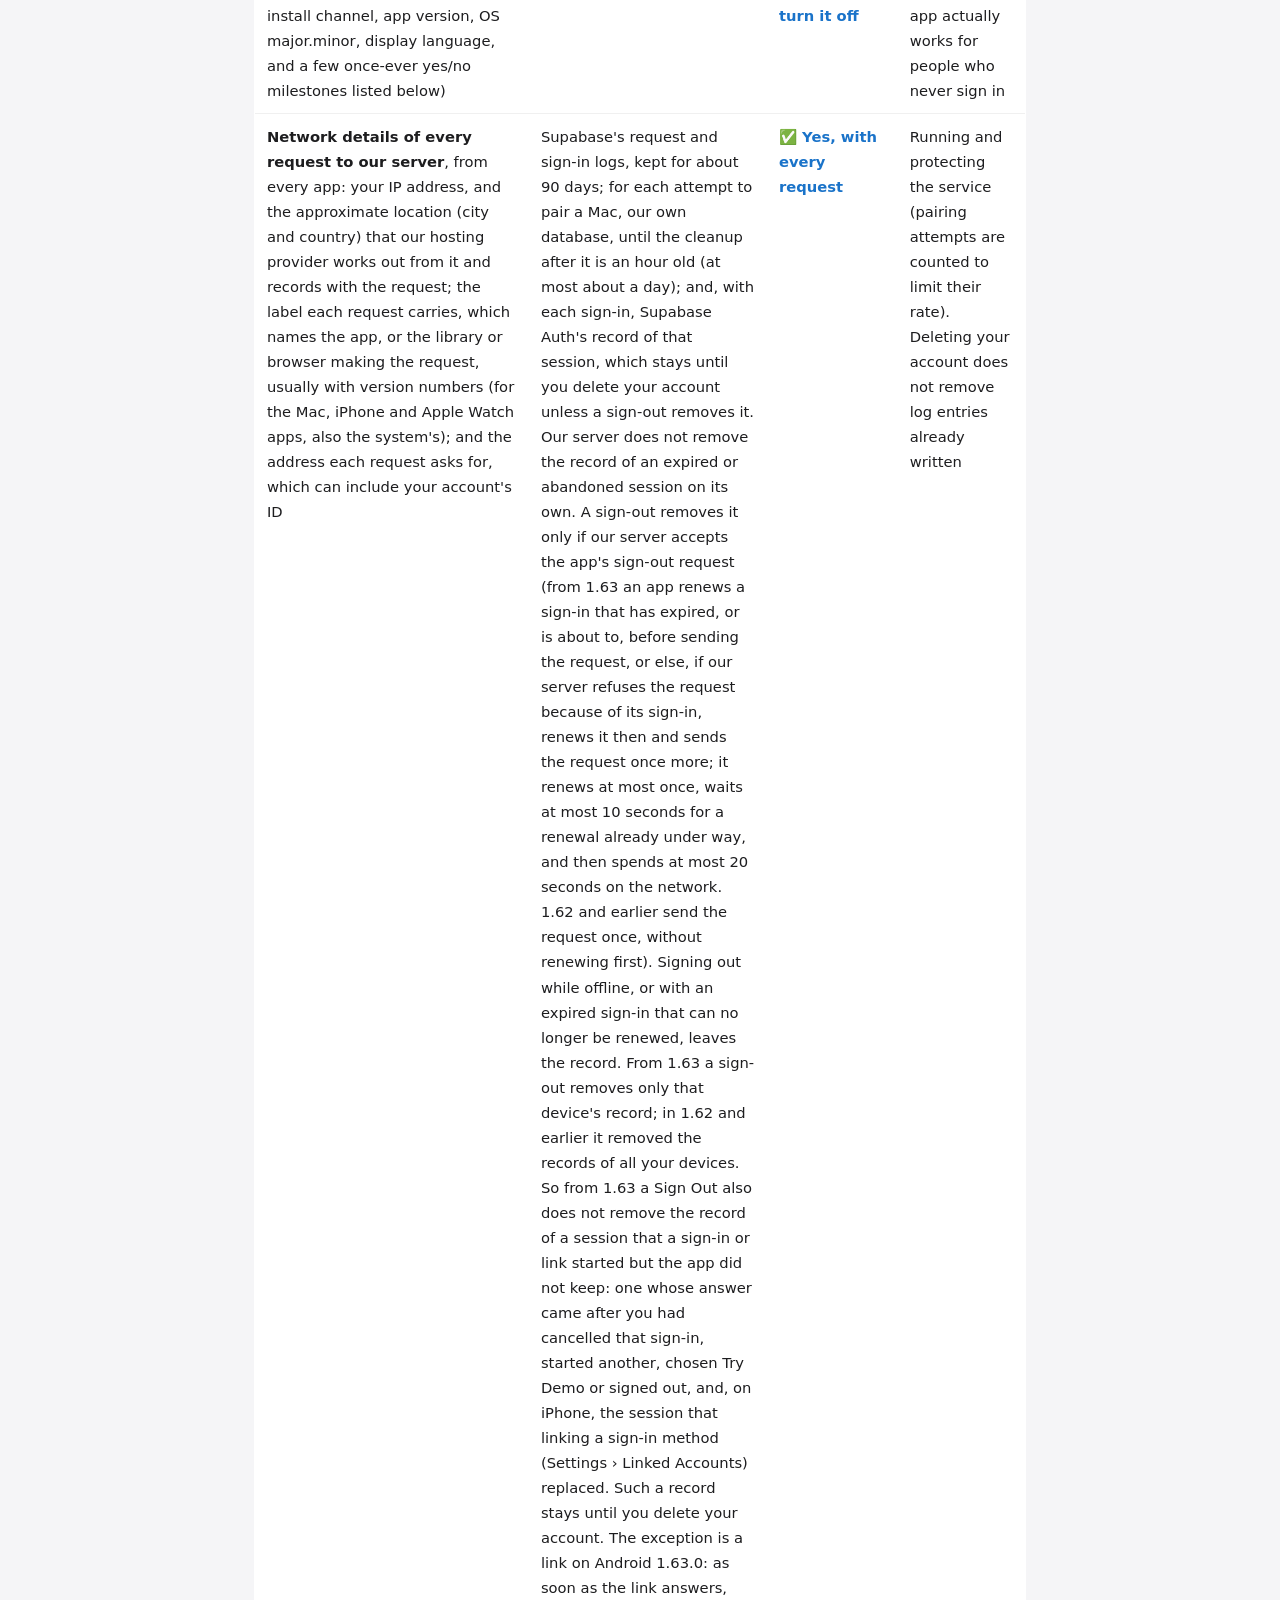
<file: docs/privacy.html>
<!DOCTYPE html>
<html lang="en">
<head>
<meta charset="utf-8">
<meta name="viewport" content="width=device-width, initial-scale=1">
<title>CLI Pulse — Privacy Policy</title>
<style>
  *{margin:0;padding:0;box-sizing:border-box}
  body{font-family:-apple-system,BlinkMacSystemFont,"SF Pro Text",system-ui,sans-serif;
       background:#f5f5f7;color:#1d1d1f;line-height:1.7}
  .container{max-width:820px;margin:48px auto;padding:0 24px}
  h1{font-size:2rem;font-weight:700;margin-bottom:4px}
  .date{color:#86868b;font-size:.95rem;margin-bottom:24px}
  .lede{background:#fff;border-radius:14px;padding:20px 24px;margin-bottom:28px;
        border:1px solid rgba(0,0,0,.06);font-size:1.02rem}
  .lede strong{color:#1d1d1f}
  h2{font-size:1.25rem;font-weight:600;margin:32px 0 12px}
  h3{font-size:1.05rem;font-weight:600;margin:20px 0 8px}
  p{font-size:1rem;color:#424245;margin-bottom:14px}
  ul{padding-left:22px;margin-bottom:14px}
  li{font-size:1rem;color:#424245;margin-bottom:6px}
  a{color:#0066cc;text-decoration:none}
  a:hover{text-decoration:underline}
  table{width:100%;border-collapse:collapse;margin:12px 0 20px;background:#fff;
        border-radius:10px;overflow:hidden;border:1px solid rgba(0,0,0,.08);font-size:.92rem}
  th,td{padding:10px 12px;text-align:left;vertical-align:top;border-bottom:1px solid rgba(0,0,0,.06)}
  th{background:#fafafa;font-weight:600;color:#1d1d1f}
  tr:last-child td{border-bottom:none}
  .good{color:#2d7a3e;font-weight:600}
  .sync{color:#1a73c9;font-weight:600}
  code{font-family:ui-monospace,SFMono-Regular,Menlo,monospace;background:rgba(0,0,0,.05);
       padding:1px 6px;border-radius:4px;font-size:.9em}
  li code,td code{overflow-wrap:break-word}
  @media (max-width:640px){table{display:block;overflow-x:auto}}
  pre{background:#1d1d1f;color:#e8e8ed;padding:14px 18px;border-radius:10px;overflow-x:auto;
      font-family:ui-monospace,SFMono-Regular,Menlo,monospace;font-size:.85rem;line-height:1.5;margin:12px 0 22px}
  .footer{text-align:center;color:#86868b;font-size:.85rem;margin-top:48px;padding-bottom:40px}
</style>
</head>
<body>
<div class="container">
  <h1>Privacy Policy</h1>
  <p class="date">CLI Pulse &mdash; Last Updated: November 26, 2026</p>

  <div class="lede">
    CLI Pulse is a developer tool for monitoring usage, quotas, and cost across AI coding providers (Claude, Codex, Gemini, OpenRouter, and others). Our privacy goal is straightforward: <strong>your provider API keys never reach our servers</strong> (CLI Pulse sends each one only to the provider it belongs to). Apart from what signing in needs, crash reports, the anonymous install statistics, a few diagnostic readings about each Mac, the record your Android phone adds to your account each time you sign in on it (with that phone's notification token if it was sent), the network details every request carries, a subscription's receipt sent to us for checking, and what sessions you run through the optional Companion CLI print (all described below), everything else CLI Pulse uploads is there to run the features you use across your devices (showing your usage and alerts, keeping your settings in step, carrying the requests you send to a Mac) or to send alerts where you asked. We also count some of what is linked to your account, in our own database, to understand how the apps are used (see <em>Analytics we do ourselves</em> under <em>Security practices</em>), and this page lists all of it, including the parts that are not numbers.
    <br><br>
    This page is the single source of truth for what we collect. If you find anything in the apps, their App Store or Google Play listings, or the GitHub README that contradicts this page, <strong>this page wins</strong> — please <a href="https://github.com/cli-pulse/cli-pulse/issues">open an issue</a>.
    <br><br>
    It describes CLI Pulse 1.63.
  </div>

  <h2>What this covers</h2>
  <ul>
  <li><strong>The Mac app</strong>, which comes in two builds:<ul>
  <li>the <strong>App Store build</strong>, which runs in Apple's App Sandbox: outside its
  own container it reads files only through the folder access you grant it
  in Settings › Advanced › CLI Tool Access;</li>
  <li>the <strong>direct-download build</strong> (from our website or GitHub, and the one
  Homebrew installs), which is not sandboxed and reads the files named in
  this page directly.</li>
  </ul>
  </li>
  <li><strong>The app's background helper</strong>, which runs the same collectors as the app
  on its own schedule (every 2 minutes by default) and uploads what it finds
  for your iPhone, Apple Watch and Android phone. It is switched on when you pair this Mac with
  your account, and on or off with Settings › Advanced › "Enable background sync",
  which since v1.56 is there whether or not you are signed in or this Mac is
  paired. It uploads only with that pairing (see <em>When uploads happen</em>).
  It is sandboxed in the App Store build and not in the direct-download build.</li>
  <li>In the direct-download build only, <strong>a local agent built into the app</strong>
  (shown as "Built-in" under Settings › Companion CLI). It runs the sessions you
  start from CLI Pulse and answers the app's questions about this Mac. It
  uploads nothing.</li>
  <li><strong>The Companion CLI</strong>, an optional, separate program you can install from
  Settings › Companion CLI. It has its own schedule and its own pairing with
  your account, and is described in its own section below.</li>
  <li><strong>The iPhone app</strong> (with its widgets) and <strong>the Apple Watch app</strong>. They show
  what your Macs synced. They read nothing from AI tools on the phone or watch.</li>
  <li><strong>The Android app</strong> (from Google Play). This page describes Android version
  1.63.0; earlier Android versions, such as 1.62.0 and 1.37.0, differ and are not
  described here, except where noted, such as their Sign Out, which also signs
  your other devices out (see <em>Your controls</em>). It shows what your Macs synced to
  your account and reads nothing from AI tools on the phone. This release has
  no place to enter a provider API key, so it contacts no AI provider. While
  you are signed out it sends our server only what signing in needs (and, right
  after you sign out, the requests that end that sign-in on our server), and
  in "Try Demo" (which shows built-in sample data) it sends our server
  nothing; in both cases Sentry still receives a record of each
  app session and any crash report, and Google's Firebase and Google Play are
  contacted as described under <em>When uploads happen</em>. Earlier versions of this
  document mentioned the Android app only for its crash reports.</li>
  </ul>
  <p>Remote control between an iPhone and a Mac is built into the direct-download
  build but is off in this release: the Mac shows no Remote Control section in
  Settings until the feature is switched on, and we can switch it on later through
  the update information the app downloads. Once it is offered and you turn it on,
  the iPhone and the Mac connect to each other directly, over your local network
  or your own private network (such as Tailscale), encrypted with TLS 1.2 using a
  key the two devices agree on when you pair them; what they exchange does not
  pass through our servers.</p>
  <h2 id="data">Data-by-data breakdown</h2>
  <table>
  <thead>
  <tr>
  <th>Data</th>
  <th>Stored where</th>
  <th>Sent to our server?</th>
  <th>Purpose</th>
  </tr>
  </thead>
  <tbody>
  <tr>
  <td><strong>Provider API keys you enter</strong> (OpenAI, Anthropic, Google, OpenRouter, etc.)</td>
  <td>macOS Keychain on this Mac. The Android app has no place to enter one</td>
  <td class="good">❌ Never</td>
  <td>Sent only to that provider, to ask for your usage and quota</td>
  </tr>
  <tr>
  <td><strong>Provider session cookies you paste</strong> (manual cookie headers)</td>
  <td>macOS Keychain on this Mac</td>
  <td class="good">❌ Never</td>
  <td>Sent only to that provider, as a <code>Cookie</code> header</td>
  </tr>
  <tr>
  <td><strong>Provider cookies read from your browsers</strong>, only for a provider whose cookie source is "Automatic" (Cursor's is until you change it; any other provider's only if you choose it), and not while Strict privacy mode is on</td>
  <td>Read from that browser's cookie store (macOS may ask you to let CLI Pulse use the browser's "Safe Storage" Keychain item)</td>
  <td class="good">❌ Never</td>
  <td>Sent only to that provider</td>
  </tr>
  <tr>
  <td><strong>Tokens that AI CLIs keep on your Mac</strong>: <code>~/.codex/auth.json</code>, <code>~/.claude/.credentials.json</code>, <code>~/.gemini/oauth_creds.json</code>, <code>~/.local/share/kilo/auth.json</code>, and Claude Code's Keychain item</td>
  <td>Read where each CLI keeps them. The app copies the file-based ones into a Keychain item that only CLI Pulse's own programs can read</td>
  <td class="good">❌ Never</td>
  <td>Sent only to that provider, for live quota (and, since v1.57, Codex's limit reset credits; since 1.63.2, your Claude plan's name: CLI Pulse asks Anthropic for your account profile and keeps only the plan's name and rate-limit tier from it, on your Mac)</td>
  </tr>
  <tr>
  <td><strong>Contents of your session logs</strong> (<code>~/.codex/sessions/</code>, <code>~/.codex/archived_sessions/</code>, <code>~/.claude/projects/</code>, <code>~/.config/claude/projects/</code>)</td>
  <td>Read on your Mac: in the App Store build through folder access you grant, in the direct-download build directly</td>
  <td class="good">❌ Never</td>
  <td>Token counts and costs are worked out on your Mac</td>
  </tr>
  <tr>
  <td><strong>Daily usage</strong> (per day, provider and model: input, cached and output token counts and a cost estimate; which of your Macs it came from, once that Mac is paired)</td>
  <td>Supabase, linked to your CLI Pulse account</td>
  <td class="sync">✅ Yes, while signed in</td>
  <td>So iPhone, Apple Watch and the Android app show the same history as your Mac</td>
  </tr>
  <tr>
  <td><strong>Provider quota state</strong> (remaining, limit, plan, reset times; for a provider that sells prepaid credit, such as OpenRouter, DeepSeek or Venice, the credit balance and, where the provider reports it, how much credit was bought; the label you gave the account, if any; which Mac reported it)</td>
  <td>Supabase, linked to your CLI Pulse account</td>
  <td class="sync">✅ Yes, while signed in</td>
  <td>So mobile clients display current quotas without running the scanner themselves</td>
  </tr>
  <tr>
  <td><strong>AI CLI sessions running on your Mac</strong> (the program's name; the name of its project folder, never the full path; a keyed hash of that folder's path; when it started and was last active; an activity estimate based on how long it has run and its CPU use)</td>
  <td>Supabase, linked to your CLI Pulse account</td>
  <td class="sync">✅ Yes, while signed in and this Mac is paired</td>
  <td>So iPhone, Apple Watch and the Android app can show what is running on your Mac. The App Store build's sandbox usually hides other programs from it, and then it has none to send. The Companion CLI sends more; see its section</td>
  </tr>
  <tr>
  <td><strong>Alerts</strong>: your Mac or a program using a lot of CPU (with that program's name, provider and folder name; CLI Pulse 1.56 and earlier also raised one for a session running a long time), budget alerts our server works out from your daily usage, and whether and when you acknowledged each one (which marks it read), whether you resolved it, and until when you snoozed it</td>
  <td>Supabase, linked to your CLI Pulse account</td>
  <td class="sync">✅ Yes, while signed in</td>
  <td>So your other devices can show them</td>
  </tr>
  <tr>
  <td><strong>Your alert webhook</strong>, if you add one: the address, and which alerts go to it</td>
  <td>Supabase, linked to your CLI Pulse account</td>
  <td class="sync">✅ Yes</td>
  <td>Our server posts each matching alert (its title, message, type, severity and provider) to that address</td>
  </tr>
  <tr>
  <td><strong>Settings kept with your account</strong> (such as alert thresholds and budget, how many days ended sessions and alerts are kept, and whether Yield Score and remote control are on)</td>
  <td>Supabase, linked to your CLI Pulse account</td>
  <td class="sync">✅ Yes, while signed in</td>
  <td>So every device uses the same settings</td>
  </tr>
  <tr>
  <td><strong>This Mac's helper readings</strong>: CPU and memory load, how many AI CLI sessions are running, whether each installed AI CLI is signed in with a subscription or an API key (where the built-in agent or the Companion CLI can tell), and whether each provider's check worked, or why not (for example not signed in, or keychain access declined)</td>
  <td>Supabase, linked to your CLI Pulse account</td>
  <td class="sync">✅ Yes, while signed in and this Mac is paired</td>
  <td>Load and session count show on your other devices. The rest are diagnostics for us, such as why a provider shows nothing</td>
  </tr>
  <tr>
  <td><strong>Device name</strong> (your Mac's name as set in System Settings, which often contains your own name), <strong>macOS version, app version and helper version</strong></td>
  <td>Supabase, linked to your CLI Pulse account</td>
  <td class="sync">✅ Yes, when you pair this Mac, and the app version while it is paired</td>
  <td>Shows which of your Macs are reporting. The versions are diagnostics for us</td>
  </tr>
  <tr>
  <td><strong>Your Android phone's maker and model</strong> (such as "Google Pixel 8", not a name you gave it) <strong>and its Android version</strong>, with fixed labels and the time the record was added. The app's background sync sends it the first time it runs after you sign in (at most every 15 minutes, while the phone is online and its battery is not low)</td>
  <td>Supabase, linked to your CLI Pulse account</td>
  <td class="sync">✅ Yes, once per sign-in</td>
  <td>Lists the phone among your devices. Signing out does not remove it, and each later sign-in on the phone adds another; the app cannot remove them, and they are deleted with your account</td>
  </tr>
  <tr>
  <td><strong>Machine readings</strong> (Companion CLI only): battery charge, health, cycle count and temperature, thermal state, temperature and fan sensors, load, uptime, memory pressure, swap and disk space, Low Power Mode, and the state of machine controls</td>
  <td>Supabase, linked to your CLI Pulse account</td>
  <td class="sync">✅ Yes, while the Companion CLI is allowed to upload</td>
  <td>The Machine view on iPhone and Apple Watch, and the Devices screen in the Android app</td>
  </tr>
  <tr>
  <td><strong>Requests you send from your iPhone to a Mac</strong> (fan boost, fan back to automatic, Low Power Mode, Keep Awake)</td>
  <td>Supabase, linked to your CLI Pulse account</td>
  <td class="sync">✅ Yes, when you send one</td>
  <td>Carried to that Mac, which acts on them only if you allowed it there</td>
  </tr>
  <tr>
  <td><strong>Your iPhone's notification token</strong>, only if you allow notifications while signed in</td>
  <td>Supabase, linked to your CLI Pulse account</td>
  <td class="sync">✅ Yes</td>
  <td>Lets our server ask your iPhone, through Apple, to refresh its widgets or to look at a pending request. These pushes carry none of your data</td>
  </tr>
  <tr>
  <td><strong>Your Android phone's notification token</strong>, which Google's Firebase Cloud Messaging gives the app. It is sent when Firebase hands the app a token while you are signed in and the phone is already listed in your account. Firebase usually hands over the first token when the app first starts, before you have signed in, so usually only a later replacement, if Firebase issues one while you are signed in, is sent</td>
  <td>Supabase, with the phone's record in your account</td>
  <td class="sync">✅ Yes, if handed over while signed in</td>
  <td>None yet: our server sends no notifications to Android phones and does not read this token, and the app does not ask for permission to show notifications. A token that was sent stays with that record after you sign out</td>
  </tr>
  <tr>
  <td><strong>Your CLI Pulse login email</strong></td>
  <td>Supabase Auth</td>
  <td class="sync">✅ Yes</td>
  <td>Required to authenticate you. Asking for a sign-in code for an address creates an account for it, even if the code is never entered. We may also use it to email you <strong>occasionally</strong> about the product itself — a short survey, or notice of a change that affects you. Never marketing, never sold, never shared, and every such email carries a one-click opt out. See <a href="#product-email">Product email</a> below. The surveys are part of the analytics we do ourselves (see <em>Analytics we do ourselves</em>).</td>
  </tr>
  <tr>
  <td><strong>Your password</strong>, if you sign in with one</td>
  <td>Supabase Auth</td>
  <td class="sync">✅ Yes, when you sign in with it</td>
  <td>Signs you in. Supabase keeps it only as a hash</td>
  </tr>
  <tr>
  <td><strong>Your name and profile details from Apple, Google or GitHub</strong>, if you sign in with one of them (on iPhone, including one you link in Settings › Linked Accounts; on Android, Google or GitHub, including one you link in the Android app's Settings › Linked Accounts)</td>
  <td>Supabase Auth</td>
  <td class="sync">✅ Yes, if that provider shares them</td>
  <td>Supabase keeps what the sign-in provider hands it. When you sign in with Apple on iPhone, or with Google on Android, the app also passes on the name Apple or Google gives it</td>
  </tr>
  <tr>
  <td><strong>Apple / Google / GitHub sign-in tokens</strong> (during sign-in)</td>
  <td>Not persisted — exchanged once for a Supabase session</td>
  <td class="sync">✅ Yes (during sign-in only)</td>
  <td>Identity verification with the original OAuth provider</td>
  </tr>
  <tr>
  <td><strong>Supabase session access / refresh token</strong></td>
  <td>Keychain on each Apple device you sign in on; on Android, the app's encrypted preferences (<code>cli_pulse_secure_prefs</code>). Your iPhone passes it to your paired Apple Watch over Apple's own watch connection</td>
  <td class="good">❌ Not uploaded as data: sent only to authenticate your requests and to renew your session</td>
  <td>Keeps you signed in</td>
  </tr>
  <tr>
  <td><strong>What else the Android app keeps on the phone</strong>: your account's ID, name and email; the ID of the phone's record in your account; whether Try Demo is on; while a GitHub sign-in or account link you started in the browser is unfinished, a one-time code for finishing it; a random ID the app gives each sign-in on the phone, and when the phone received its current sign-in token; as last fetched from your account, the Overview's totals for today (tokens, estimated cost, and how many sessions, devices and open alerts) and up to 30 days of daily usage (per day, provider and model: token counts and cost); and files you export from the Overview (CSV and PDF of what the Overview has loaded; in this release, for a signed-in account, that is the totals and daily usage per provider and model)</td>
  <td>The totals and daily usage in the app's own database (<code>cli_pulse_cache</code>), which the app does not encrypt; exported files in the app's cache folder; everything else in the app's encrypted preferences (<code>cli_pulse_secure_prefs</code>). Sign Out deletes all of it except exported files before it contacts our server, without waiting for the network (only a count of sign-in attempts, a note that the one-time clean-up below has run and, if it ever ran, a note that the recovery below ran stay; if the phone fails to delete part of the totals and daily usage, the app keeps a note of that and tries again, also after a restart, until they are gone), and Delete Account does the same once our server has deleted the account. Exit Demo Mode deletes what the encrypted preferences hold, keeping the same notes as Sign Out. The same deletion happens, and the app returns to the sign-in screen (saying your session expired, if the app is open at the time), when our server definitively refuses the saved sign-in: when it answers that the sign-in or your account no longer exists, refuses to renew the sign-in, or answers that the sign-in has expired while the phone holds no token to renew it with. That happens, for example, after the account is deleted from another device, or after a sign-out on a device running an older version (see <em>Your controls</em>); the app finds out when it starts, while it is open, or in its background sync, whichever asks our server first. Any other answer (no connection, a server error, or a refusal our server does not explain that way) keeps you signed in and deletes nothing. The saved sign-in lasts an hour, and the app renews it before any request that needs it, its check at start-up included, so coming back to the app after some time away does not sign you out. If the app is closed before such a deletion has finished, it finishes the next time the app starts. The first time this release starts with no one signed in and Try Demo off, it also deletes totals and daily usage that an earlier version left on the phone. If, when it starts, the app cannot open its encrypted preferences, waits a moment and tries again, and the second attempt shows they can no longer be decrypted with their key (for example after they were copied to another phone without it), it deletes them, so the app starts signed out (from the next launch, if that one still fails); it then deletes the saved totals and daily usage too, finishing that on a later start if the app is closed first. Any other failure to open them deletes nothing, and the key itself is never deleted. A sign-in code you abandon stays until you start another, sign in, start Try Demo or sign out (it is no longer used after 10 minutes). Exported files stay until Android clears the app's cache or you uninstall the app (each of the four kinds of CSV export replaces the previous file of its kind; PDF reports are named by date, so one stays for each day you export one). Uninstalling the app deletes all of it</td>
  <td class="good">❌ No (the one-time code goes to Supabase Auth once, to finish that sign-in)</td>
  <td>Shows who is signed in, tells one sign-in on the phone from the next, finishes a browser sign-in, and lets you share an export. This release saves the totals and daily usage but never reads them back</td>
  </tr>
  <tr>
  <td><strong>What the Android app's libraries keep on the phone</strong>: Google's Firebase keeps a random ID for this install of the app, a sign-in token of its own, the notification token, and a record of the days it was used, which it sends to Google with its requests; Google's log uploader may keep events it has not yet sent to Google (Google Play's billing library can add some once you open Settings › Subscription); Sentry keeps its own random installation ID, a running copy of its latest breadcrumbs and device details, and any crash reports not yet sent; Android keeps the background sync's schedule</td>
  <td>The app's private storage</td>
  <td class="good">❌ Not to our server, except the notification token (see its row)</td>
  <td>Firebase, Google's log uploader and Sentry use them as described under <em>Security practices</em> and <em>Third-party sub-processors</em>. Neither Sign Out nor Delete Account deletes them; uninstalling the app does</td>
  </tr>
  <tr>
  <td><strong>Git activity metadata</strong> (commit hash, keyed hash of the project path, commit timestamp, merge flag)</td>
  <td>Supabase — only when the "Track git activity (Yield Score)" toggle is ON, and only collected by the Companion CLI</td>
  <td class="sync">✅ Yes (opt-in only)</td>
  <td>Powers the Yield Score feature</td>
  </tr>
  <tr>
  <td><strong>Git commit messages, diffs, file paths, author identity</strong></td>
  <td>—</td>
  <td class="good">❌ Never</td>
  <td>Explicitly excluded even when Yield Score is on</td>
  </tr>
  <tr>
  <td><strong>Quota alerts you dismiss</strong></td>
  <td>UserDefaults on that device</td>
  <td class="good">❌ Never</td>
  <td>Suppression list to prevent re-firing</td>
  </tr>
  <tr>
  <td><strong>Codex accounts seen with credits</strong> (a digest of the ChatGPT account ID, never the ID itself)</td>
  <td>UserDefaults (app group) on this device</td>
  <td class="good">❌ Never</td>
  <td>Keeps a spent Codex credits balance visible as "0 credits left"</td>
  </tr>
  <tr>
  <td><strong>Codex limit reset credits</strong> (since v1.57, Mac app only): how many limit resets OpenAI has granted the ChatGPT account Codex is signed in to on this Mac, and when each expires. The app asks OpenAI for them (a read-only request to <code>chatgpt.com</code>) with the same Codex sign-in, in the same refresh as Codex's quota. It never asks OpenAI to use one</td>
  <td>Kept in memory in the Mac app while it runs, each credit's ID and the ChatGPT account ID only as hashes; never written to disk</td>
  <td class="good">❌ Never, and not to your iPhone or Apple Watch either</td>
  <td>Shown on the Codex card</td>
  </tr>
  <tr>
  <td><strong>Your subscription</strong>, if you buy one in the App Store or Google Play reports one for your Google account: the plan, that it is active, when the current period ends, which store, the App Store's product and transaction IDs or Google Play's order ID (or, if Google gives none, the start of the purchase token), and when it was last checked. To check it, the app sends our server the App Store's signed transaction and product ID, or Google Play's purchase token, product ID and the app's package name</td>
  <td>Supabase, linked to your CLI Pulse account</td>
  <td class="sync">✅ Yes, while signed in</td>
  <td>Keeps your plan with your account, so every device shows it; deleted with your account</td>
  </tr>
  <tr>
  <td><strong>Crash reports</strong> from the Mac, iPhone, Apple Watch and Android apps (see <em>Security practices</em> for what they contain)</td>
  <td>Sentry (sentry.io), scrubbed before leaving the device</td>
  <td class="sync">✅ Yes, when a crash or error happens, whether or not you are signed in; the same SDK also reports each app session's start and whether it ended in a crash</td>
  <td>So crashes are visible to us without waiting for an App Store or Google Play review</td>
  </tr>
  <tr>
  <td><strong>Anonymous install statistics</strong> (Mac app only: random install id, install channel, app version, OS major.minor, display language, and a few once-ever yes/no milestones listed below)</td>
  <td>Supabase, <strong>not linked to any account</strong></td>
  <td class="sync">✅ Yes, unless you turn it off</td>
  <td>Tells us whether the app actually works for people who never sign in</td>
  </tr>
  <tr>
  <td><strong>Network details of every request to our server</strong>, from every app: your IP address, and the approximate location (city and country) that our hosting provider works out from it and records with the request; the label each request carries, which names the app, or the library or browser making the request, usually with version numbers (for the Mac, iPhone and Apple Watch apps, also the system's); and the address each request asks for, which can include your account's ID</td>
  <td>Supabase's request and sign-in logs, kept for about 90 days; for each attempt to pair a Mac, our own database, until the cleanup after it is an hour old (at most about a day); and, with each sign-in, Supabase Auth's record of that session, which stays until you delete your account unless a sign-out removes it. Our server does not remove the record of an expired or abandoned session on its own. A sign-out removes it only if our server accepts the app's sign-out request (from 1.63 an app renews a sign-in that has expired, or is about to, before sending the request, or else, if our server refuses the request because of its sign-in, renews it then and sends the request once more; it renews at most once, waits at most 10 seconds for a renewal already under way, and then spends at most 20 seconds on the network. 1.62 and earlier send the request once, without renewing first). Signing out while offline, or with an expired sign-in that can no longer be renewed, leaves the record. From 1.63 a sign-out removes only that device's record; in 1.62 and earlier it removed the records of all your devices. So from 1.63 a Sign Out also does not remove the record of a session that a sign-in or link started but the app did not keep: one whose answer came after you had cancelled that sign-in, started another, chosen Try Demo or signed out, and, on iPhone, the session that linking a sign-in method (Settings › Linked Accounts) replaced. Such a record stays until you delete your account. The exception is a link on Android 1.63.0: as soon as the link answers, the app asks our server to remove the session the link replaced on the phone or, if the app could not keep the link's new session, that new session; only if that request fails does the record stay</td>
  <td class="sync">✅ Yes, with every request</td>
  <td>Running and protecting the service (pairing attempts are counted to limit their rate). Deleting your account does not remove log entries already written</td>
  </tr>
  </tbody>
  </table>
  <p><strong>The key point:</strong> the two categories of data you'd be most worried about —
  provider API keys and raw session-log contents — never touch our servers, full
  stop.</p>
  <h3>When uploads happen</h3>
  <p>Everything above marked ✅ that is attached to your account is uploaded only
  while you are signed in, apart from what signing in itself sends (asking for a
  sign-in code already creates the account), with these exceptions:</p>
  <ul>
  <li><strong>Crash reports</strong> are sent whether or not you are signed in, and whatever you
  answer to the scan question below. They carry no account ID, but they are not
  anonymous: they can be tied to your device, and those from the iPhone app 1.62 and earlier
  can name your Mac (see <em>Security practices</em>), and
  since v1.55 the list of recent web requests a report carries keeps no query
  strings, and replaces the parts of an address that look like an account or
  other identifier (see <em>Security practices</em>).</li>
  <li><strong>Anonymous install statistics</strong> carry no account at all. They are spelled out
  in the next section rather than buried in a table cell.</li>
  <li><strong>The Companion CLI</strong> uploads with its own pairing. See its section.</li>
  <li><strong>Network details</strong> (your IP address and each request's label) reach Supabase
  with every request, signed in or not (see the table).</li>
  </ul>
  <p>The app's own uploads go to the account you are signed in to. The background
  helper uploads with the pairing this Mac made when you set up background sync.
  Since v1.55 it uploads only while the app is signed in to that same account:
  after you switch to another account it uploads nothing until you pair this Mac
  again, and after you sign out it stops reading altogether (see <em>When the
  scanning starts</em> below for how that applies right after an update).</p>
  <p>The Android app, too, uploads only while you are signed in, and then also in
  the background, even when the app is closed: about every 15 minutes, while the
  phone is online and its battery is not low, it asks our server for your
  Overview totals, and the first time after you sign in it adds the phone to your
  account. Each request for totals sends the phone's current date (the day only),
  so that "today" matches your calendar; our server uses it to answer and does
  not keep it. While the app is open, the screen you are on refreshes from our
  server every 30 to 60 seconds, and the Alerts tab asks our server, at most every
  5 minutes, to work out budget alerts from your daily usage. Three things happen
  whether or not you are signed in, in Try Demo too: Sentry receives a record of
  each app session and any crash report (see <em>Crash reports</em>); Google's Firebase
  registers the app with Google and gets it a notification token when the app
  starts (Firebase's own default, which our code does not change); and opening
  Settings › Subscription asks Google Play on the phone which CLI Pulse
  subscriptions exist and whether you have one. None of these goes to our server,
  except, while you are signed in, a notification token Firebase hands over or a
  CLI Pulse subscription Google Play reports, as the table and <em>Third-party
  sub-processors</em> describe.</p>
  <h3 id="install-statistics">Anonymous install statistics</h3>
  <p>Since v1.44 you can use CLI Pulse without an account. That means we cannot tell
  whether the app works for the people using it that way — whether it found their
  CLIs, whether they ever saw a number. So the Mac app reports how far it got,
  and nothing else; each step is recorded once:</p>
  <ol>
  <li><strong>CLI Pulse was installed</strong> — recorded on first launch.</li>
  <li><strong>The local helper answered</strong> — the first time the direct-download build's
   built-in agent, or the Companion CLI, answers the app.</li>
  <li><strong>CLI Pulse found a CLI to track</strong> — recorded the first time this happens.</li>
  <li><strong>CLI Pulse had a cost to show</strong> — the first time it has a cost for today.</li>
  </ol>
  <p>If you use remote control, four more facts, each a yes/no recorded once: a phone
  reached this Mac over your local network; a phone reached it over your own
  private network; a session was started asking Claude to hand off to claude.ai;
  and a session driven over remote control was a tool other than Claude.</p>
  <p>Sent with each report: a <strong>random</strong> identifier generated on your Mac, which
  channel the app came from (App Store, direct download, or Homebrew), the app
  version, your macOS version rounded to major.minor (<code>15.1</code>, never the full
  build string), which of the app's six languages it is displaying (or "other"),
  and the current state of every fact above. Our server records when it first and
  last heard from the install, and when each fact was first reported.</p>
  <p>Not sent, ever: your account or email (there is no account involved and no login
  token is attached to the request), your name, your device's name, serial number
  or hardware identifiers, any file path or project name, which providers you use
  (beyond the remote-control fact above), or any token count or cost figure. Your
  IP address is not stored with the report, though, like any request over the
  internet, the connection itself reaches our hosting provider, whose request
  logs keep it, with the city and country it points to, for about 90 days (see
  <em>Network details</em> in the table).</p>
  <p>The identifier is random — not derived from your hardware, and not a hash of
  anything about it. It is kept in the app's preferences on your Mac. Moving the
  app to the Trash does not delete those preferences (macOS leaves them behind),
  so a reinstall reuses the identifier; deleting the preferences deletes it, and
  the next launch then makes a new, unrelated one. Nothing in the report connects
  it to you or one identifier to another, and we do not use our hosting
  provider's logs to try.</p>
  <p><strong>Turning it off:</strong> Settings → Privacy → "Send anonymous install statistics".
  Off means nothing is sent at all. <strong>Strict privacy mode (called Local-only mode
  in earlier versions) also turns it off</strong> — you do not need to set both. The app
  tells you about this on first launch, before it sends anything. Neither switch
  affects crash reports.</p>
  <h2>How data moves</h2>
  <pre>┌──────────────────────────┐          ┌──────────────────┐
│  Your Mac                │          │  AI provider     │
│  ┌──────────────────┐    │          │  (OpenAI,        │
│  │ API keys, tokens │─── Direct ───▶│  Anthropic,      │
│  │ (Keychain, CLI   │    │  HTTPS   │  Google, ...)    │
│  │ credential files)│    │          └──────────────────┘
│  └──────────────────┘    │
│  ┌──────────────────┐    │
│  │ JSONL session    │    │  (read on the Mac only, never sent)
│  │ logs             │    │
│  └──────────────────┘    │          ┌──────────────────┐
│  ┌──────────────────┐    │          │ CLI Pulse        │
│  │ Daily usage,     │    │          │ Supabase backend │
│  │ quotas, running  │─── HTTPS ────▶│ (your account)   │
│  │ AI CLI sessions, │    │          └────────┬─────────┘
│  │ alerts, device   │    │                   │
│  │ readings         │    │                   ▼
│  └──────────────────┘    │          ┌──────────────────┐
│                          │          │  Your iPhone /   │
│                          │          │  Apple Watch /   │
│                          │          │  Android phone   │
│                          │          └──────────────────┘
│  ┌──────────────────┐    │          ┌──────────────────┐
│  │ Install          │─── HTTPS ────▶│ Anonymous install│
│  │ milestones       │    │          │ table: NO account│
│  │ (opt-out)        │    │          └──────────────────┘
│  └──────────────────┘    │          ┌──────────────────┐
│  ┌──────────────────┐    │          │ Sentry           │
│  │ Crash reports    │─── HTTPS ────▶│ (crash reports)  │
│  └──────────────────┘    │          └──────────────────┘
└──────────────────────────┘
</pre>
  <p>The scanner runs entirely on your Mac. Your API key never passes through our
  servers — it goes directly from your Mac to the provider.</p>
  <p>The Android app runs no scanner and holds no provider keys. It reads what your
  account holds and sends back the changes you make in it: settings, alert
  states, a webhook and its test, and your linked sign-in methods. It also sends
  the record of the phone, sometimes its notification token, and requests for our
  server to work out budget alerts. It sends its crash reports to Sentry,
  registers with Google's Firebase for its notification token, and asks Google
  Play about subscriptions when you open Settings › Subscription; if Google Play
  reports one, the app sends our server its purchase token, product ID and the
  app's package name, for checking.</p>
  <h2 id="consent">When the scanning starts, and what you agree to first</h2>
  <p><em>(Added in v1.50. It corrects something this page previously left implied,
  and the correction is a change to the app, not only to the wording here.)</em></p>
  <p>Everything above describes what CLI Pulse does once it is running. It did not
  say clearly enough <strong>when</strong> that begins, and until v1.50 the answer was: as soon
  as you chose to use the app without an account, which you could do from the very
  first screen of the setup wizard — two screens before the one explaining what
  gets read. We found this by testing a fresh install and watching what it did.</p>
  <p>Since v1.50, choosing to use CLI Pulse without an account asks a separate
  question before anything is read. Until you answer, the app — and, since v1.55,
  its background helper — reads none of your session logs or credential files,
  contacts no AI provider, and reads no Keychain item except CLI Pulse's own. Since
  v1.55 the question has three answers: <strong>"Start local scan"</strong>, <strong>"Last 30 days
  only"</strong> and <strong>"Not now"</strong> (see the next section for why). "Not now" is
  remembered, is not overridden by signing in later, and is reversible from
  Settings → Privacy at any time: without an account, with the scan switch; while
  signed in, with <strong>"Choose again…"</strong>, which shows the same question with its
  three answers.</p>
  <p><strong>Versions 1.50 through 1.54 did not keep that promise on a Mac synced to your
  account</strong>, although this page made it from v1.50. There the app never
  checked the answer: after "Not now" it kept reading this Mac and syncing what
  it found anyway, as if you had started the scan. It read your session logs,
  including the one-time read of older logs if that had not yet run on the Mac;
  it read the credentials your AI CLIs keep and asked their providers for your
  quota; and it uploaded what it found, such as that quota and your daily usage,
  to your account. Without an account, and on a signed-in Mac that was not
  synced, the app honored "Not now". Since v1.55 it honors it on a synced Mac
  too, where it still shows what your account already holds. "Choose again…" is
  also new in v1.55; before, the only way to change the answer while signed in
  was to sign out.</p>
  <p>Starting the scan turns on:</p>
  <ul>
  <li><strong>Session logs: the last 30 days, and up to a year if you allow it</strong> —
  <code>~/.codex/sessions/</code>, <code>~/.codex/archived_sessions/</code>, <code>~/.claude/projects/</code> and
  <code>~/.config/claude/projects/</code>. Every refresh uses the last 30 days: a log last
  written before then is not opened, and older lines in a log that is still in
  use are skipped, not kept. Only if you allow it, CLI Pulse also reads up to a
  year of older logs to fill in your usage history: once, and the Codex logs
  again whenever a CLI Pulse update changes how it counts Codex usage, or when
  the account you're signed in to has older Codex figures from this Mac to
  correct (see <em>Reading more than 30 days back</em>). Parsed on your Mac for usage
  records; the results are cached on your Mac.</li>
  <li><strong>What is derived from them</strong> — token counts, cost estimates, model names and
  dates, plus each conversation's file path, project folder and session id, and
  for a Codex conversation a one-way hash of its repository's address (the
  address itself is never kept: it can hold a token). Those are how the Sessions
  list can name your conversations, how Projects (the usage panel and the
  Overview's Top Projects card) adds up usage by folder and counts a Codex
  worktree or a clone in <code>/private/tmp</code> for the checkout it came from, and how
  the usage panel's Sessions list adds up the last 30 days by session, a
  session's subagents included, named by its project folder. They stay on your
  Mac; of what the logs give, only the daily numbers in the table sync, and only
  when you are signed in.</li>
  <li><strong>The programs running on your Mac.</strong> To find AI CLI sessions that are running
  now, CLI Pulse reads the command line of each running program and looks for a
  project marker (such as <code>.git</code>) in the folders it names. What it keeps from
  that, and what syncs while you are signed in, is the <em>AI CLI sessions running
  on your Mac</em> row in the table.</li>
  <li><strong>Calls to the providers you use</strong>, made with the OAuth tokens their own CLIs
  already stored on your Mac. This is the part most easily missed: "local mode"
  refers to <em>your data staying local</em>, not to the app being offline. To show live
  quota it talks to OpenAI, Anthropic and others directly.</li>
  <li><strong>Renewing an expired provider token rewrites that CLI's own credential file</strong>
  (for example <code>~/.codex/auth.json</code>). CLI Pulse has always done this; it is now
  disclosed, and v1.50 also fixed a bug that made it happen far more often than
  intended — a date-parsing error meant a check written as "renew if the token is
  more than 8 days old" renewed it on essentially every refresh.</li>
  <li><strong>Starting Claude Code to renew its sign-in</strong> (direct-download build, from
  1.63.2), only if you turn on Settings → Privacy → "Renew Claude Code's
  sign-in when it expires", which is off by default. When CLI Pulse finds that
  the sign-in Claude Code keeps in your Keychain has expired, it starts Claude
  Code on your Mac, in a temporary folder of its own. It types nothing and
  sends Claude no prompt. Claude Code renews its own sign-in, which rewrites
  Claude Code's Keychain item, and it contacts Anthropic as it does whenever it
  starts; CLI Pulse never uses the renewal token itself. CLI Pulse watches for
  the renewal for up to 30 seconds and then asks Claude Code to exit; if Claude
  Code is in the middle of renewing, it waits up to another 30 seconds before
  asking. Claude Code can take longer than that to exit.
  It starts no attempt while your screen is locked, or while Strict privacy
  mode or "Skip Claude Code keychain access" is on, and if your screen locks
  or a switch changes during an attempt, it asks Claude Code to exit. To space
  out retries, it keeps in its preferences on your Mac the time of its last
  attempt, how many attempts in a row failed, and a one-way fingerprint of the
  expired sign-in token, and it uses a lock file while an attempt runs. Claude
  Code may ask macOS for keychain access.</li>
  <li><strong>macOS Keychain prompts, which macOS shows you itself</strong>: once for Claude
  Code's token; in the direct-download build, possibly once for Zed's own
  credential, if you use Zed; and, for a provider whose cookie source is
  "Automatic" (Cursor's is by default), for your browser's "Safe Storage"
  item. Declining costs you that provider's quota figures and nothing else.
  With Strict privacy mode on (Settings → Privacy), CLI Pulse reads none of
  these on its own, so macOS has nothing to ask (a Companion CLI 1.30.0 or
  earlier is the exception: see its section).</li>
  <li><strong>Anonymous install statistics are separate</strong> and are not part of this choice.
  See the section above.</li>
  </ul>
  <p>Signing in implies consent to the 30-day scan, because the sign-in step comes
  after the wizard's privacy screen and because syncing to an account is a larger
  commitment than scanning locally. It does not imply consent to reading older
  logs: see the next section. While you are signed in, the 30-day scan has no
  switch of its own; signing out stops it, in the app and in its background
  helper, whatever you answered. Signing out does not revoke the consent, though:
  if you then use CLI Pulse without an account, an earlier "Start local scan" or
  "Last 30 days only" applies again (the scan runs on this Mac, and nothing is
  uploaded), and the Settings toggle turns it off.</p>
  <h3>Which parts follow your answer, and when</h3>
  <ul>
  <li><strong>The app</strong> acts on your answer from its next refresh. A refresh already
  running when you answer finishes.</li>
  <li><strong>The background helper</strong> (v1.55) asks before it reads anything, again after
  reading, and again before each upload; the app tells it about a new answer or
  a sign-in change at once. An answer that arrives while it is part-way through
  a refresh does not stop the reads already under way, which run to the end of
  that pass; what they read is then dropped, neither saved for the app nor sent.
  A sign-out that arrives during an upload lets that one upload finish and stops
  the ones after it.</li>
  <li><strong>After an update from a version before 1.55</strong>, the background helper that
  was already running is still the earlier version until it restarts, and that
  version follows neither your answer nor your sign-in: it keeps collecting and
  syncing as before. The 1.55 app restarts it the first time the app opens
  after the update; logging out of your Mac or restarting it does too. Until the
  app has recorded, on that first launch, whether you are signed in, the new
  helper goes by this Mac's pairing, as earlier versions did. If the restart
  fails while your answer or sign-in calls for the helper to pause, Settings ›
  Advanced says "Restart needed: turn background sync off and on again".</li>
  <li><strong>The built-in agent</strong> (direct-download build) reads these files to answer
  the app's hello only when the app tells it your answer allows the scan: a
  provider's credential file, to say whether that CLI is signed in with a
  subscription, and Claude Code's settings and credentials files, to say
  whether Claude's Remote Control can be offered to a phone. After "Not now"
  its hello reads neither. Starting a Claude session is separate: see the next
  list.</li>
  <li><strong>The Companion CLI</strong> follows the answer only from 1.31.0, the release after
  1.30.0. See its section.</li>
  <li><strong>The Sessions tab</strong> follows it too. While the built-in agent or the
  Companion CLI is running, the direct-download build reads Claude Code's
  settings file, <code>~/.claude/settings.json</code>, to check whether CLI Pulse's
  approval hook is installed, and the Companion CLI, asked which sessions to
  list there, reads the command lines of the running programs to find AI CLI
  sessions. After "Not now" neither happens, and the tab lists only the
  sessions CLI Pulse started (Companion CLI 1.30.0 and earlier still read the
  running programs).</li>
  <li><strong>Two things happen whatever you answered.</strong> In the direct-download build,
  starting a Claude session from CLI Pulse, in the Sessions tab or from a
  paired phone over your network, makes the built-in agent read
  <code>~/.claude/.credentials.json</code> to sign the session in, and, when that token
  has expired, renew it and rewrite the file. And the app contacts services other than the AI providers' own APIs: our server
  (for anonymous install statistics, and for your account if you are signed in),
  Sentry for crash reports, GitHub to check for updates, the providers' public
  status pages (unless you turn off Settings › Check provider status), and an
  exchange-rate
  service (see <em>Third-party sub-processors</em>).</li>
  </ul>
  <h2 id="older-history">Reading more than 30 days back, and what the question used to leave out</h2>
  <p><em>(Added in v1.55. Like the section above, it corrects this page, and the
  correction is a change to the app.)</em></p>
  <p>The question above said <strong>"Session logs, last 30 days"</strong> from v1.50 to v1.54,
  and this page said the same. That was incomplete. Ever since CLI Pulse has
  kept a usage history (the year-long heatmap and the Usage Dashboard), the first
  successful scan on a Mac has also read <strong>up to a year</strong> of older session logs,
  once, to fill that history in. It did this for everyone whose scan was running,
  including people who had just agreed to "30 days". The history it built stayed
  on the Mac: the one-time read was not uploaded.</p>
  <p>Since v1.55 that read is its own question:</p>
  <ul>
  <li><strong>New users</strong> choose on the same screen. "Start local scan" includes the
  read of older logs; "Last 30 days only" leaves it out; "Not now" turns the
  scan off.</li>
  <li><strong>People who agreed to the 30-day scan before v1.55</strong>, and <strong>signed-in users
  who were never shown the question</strong>, are shown it once, with both answers
  keeping the 30-day scan running: <strong>"Include older history"</strong> or <strong>"Last 30 days
  only"</strong>. Refusing the older logs does not take back the 30-day scan. This
  screen records only your answer about older logs. For a signed-in user the
  account stands in for a yes to the 30-day scan, so none is stored; if you
  later sign out and use CLI Pulse without an account, you are asked the first
  question.</li>
  <li><strong>"Last 30 days only" deletes nothing.</strong> Usage history already built on your
  Mac stays there, including what the one-time read built in versions before
  v1.55; the screens that offer this answer say so.</li>
  <li>Until you say yes, CLI Pulse uses nothing older than 30 days, in the sense
  given under "Session logs" above. Signing in is not a yes to this.</li>
  <li><strong>Settings → Privacy → "Include older usage history"</strong> changes the answer at
  any time. Turning it off stops further reads of older logs; it does not
  delete history that was already built, which stays on your Mac.</li>
  <li><strong>Since v1.56, a CLI Pulse update that changes how it counts Codex usage reads
  up to a year of Codex logs again</strong> — only with this yes, once for each such
  change, and once more if a later sign-in finds older Codex numbers from this
  Mac in that account. A read that could not finish is tried again a day later.
  (1.56 is the first: it counts Codex's cached input once, counts subagent
  sessions, and prices requests at OpenAI's published rates.) No Claude log is
  read for it. The older Codex days of your usage history are counted anew from
  what is read; a day whose Codex log is no longer on the Mac keeps the figure
  it had. While you are signed in, the daily Codex numbers this Mac had already
  synced for those days are replaced with the new ones (the fields of the
  <em>Daily usage</em> row above), so on those days your iPhone, Apple Watch and Android app show
  the same figures as the Mac. A paired Mac uploads nothing for a day that has no
  Codex numbers from it in the cloud, and numbers it synced before it was paired
  keep their old figures. A Mac that is not paired keeps its numbers in one place
  it shares with the account's other unpaired Macs, so it replaces figures on any
  day where that shared place has Codex numbers, whichever unpaired Mac they
  came from. There, only the models this Mac's logs report are replaced, and a
  row under an older spelling of one of those model names (a dated one, say) is
  set to zero.</li>
  </ul>
  <p>The routine scan had a smaller gap of the same kind. On its first run, and
  whenever its cache was reset, it opened Claude Code logs of any age and
  discarded their lines older than 30 days without using them. Since v1.55 a log
  last written before the 30-day window is not opened.</p>
  <h2 id="companion-cli">The Companion CLI (optional, installed separately)</h2>
  <p><em>(Added in v1.55. Earlier versions of this page described the app and its
  built-in helper only, and the promises above do not all hold for this program.)</em></p>
  <p>The Companion CLI is a separate program you can install from Settings ›
  Companion CLI. It runs in the background whenever you are logged in to your
  Mac, is not sandboxed, and keeps its own pairing with your account in
  <code>~/.cli-pulse-helper.json</code>.</p>
  <p>While it is paired and allowed to (see below), every 2 minutes by default it:</p>
  <ul>
  <li>reads the command line of each running program to find AI CLI sessions, and
  uploads each one's name — up to 48 characters of its command line, which can
  include folder paths and arguments — with a project name taken from its
  command line, a keyed hash of its project folder's path, its start and
  last-active times, and alerts about it;</li>
  <li>uploads this Mac's CPU and memory load, its session count and the machine
  readings listed in the table, and reads <code>~/.codex/auth.json</code> to report whether
  Codex is signed in with a subscription or an API key;</li>
  <li>when it finds a Claude, Codex or Gemini session running, reads that
  provider's credentials (Claude Code's Keychain item, <code>~/.codex/auth.json</code>,
  <code>~/.gemini/oauth_creds.json</code>) to ask it for your quota, uploads the quota
  figures, and renews an expired Gemini token, which rewrites
  <code>~/.gemini/oauth_creds.json</code>;</li>
  <li>if Claude's token does not work, reads your claude.ai sign-in cookie from the
  Claude desktop app, Chrome, Edge, Brave, Chromium or Arc, which needs that
  browser's "Safe Storage" Keychain item (macOS may ask you), unless Strict
  privacy mode is on (releases after 1.30.0), and may run <code>claude /usage</code>;</li>
  <li>writes that claude.ai cookie, in a plain-text file only your user account can
  read, to <code>~/.clipulse/claude_session.json</code> and to CLI Pulse's app-group folder,
  where the app can use it (not in Strict privacy mode: see below);</li>
  <li>if "Track git activity (Yield Score)" is on, runs <code>git log</code> in the project
  folders of running sessions and uploads the commit metadata listed in the
  table.</li>
  </ul>
  <p>While it is paired it also asks our server about once a second whether a
  remote-control or machine-control request is waiting for this Mac (sending only
  its own device identifier and secret). Releases after 1.30.0 ask only while
  they are allowed to upload (see below); 1.30.0 and earlier ask whatever the app
  says. Whatever its state, it answers the CLI Pulse app on this Mac when the app
  asks it something, such as the Machine view's readings; while your answer
  allows the scan, with or without an account, that answer can include whether
  Codex is signed in with a subscription, which it reads from <code>~/.codex/auth.json</code>,
  and the AI CLI sessions it finds among the running programs, for the Sessions
  tab. Releases after 1.30.0 read neither while the answer pauses the scan.</p>
  <p>It also runs the AI CLI sessions you start through it from the app's Sessions
  tab. While it is allowed to upload (see below), it registers each one with our
  server, with its program, the name of its project folder and its label, and
  posts what the session prints, with secrets redacted, its status and short
  notes about it, such as an exit code. Our server accepts these only while
  "Mac control requests from your other devices" is on for the paired account,
  and no CLI Pulse app shows them any more.</p>
  <p><strong>Which versions follow your answer.</strong> Companion CLI 1.30.0 and earlier versions
  do not read the app's answer, its
  sign-in or its Privacy switches at all: while installed and paired they keep
  collecting and uploading, to the account they were paired with, whatever you
  choose in the app, including after you sign out. Companion CLI 1.31.0, released
  with CLI Pulse 1.55, and later releases follow them:</p>
  <ul>
  <li><strong>Paused</strong> — nothing read or sent in its cycle, nothing sent about the
  sessions it runs, and our server not asked for remote-control or
  machine-control requests — when the app is signed out
  (the Sign-In form, or Demo mode), signed in to a different account than the
  one it was paired with, set to "Not now", or used without an account (its
  cycle reads in order to upload, so in local mode it runs none of it; the app
  does its own collection), and when it cannot read the app's answer. Sessions
  it is already running are not stopped, and you can go on using them in the
  app, but nothing about them is sent: no output, status or note is posted, a
  session the app starts through it is not registered with our server, and
  what a session prints during the pause is not sent afterwards.</li>
  <li><strong>As before</strong> when the app is signed in to the account it was paired with and
  the answer is a yes or none yet, and with an app older than 1.55, which never
  writes an answer for it.</li>
  <li><strong>Strict privacy mode</strong> and <strong>"Skip Claude Code keychain access"</strong> stop its
  reads of Claude Code's Keychain item. Strict privacy mode also stops the
  browser-cookie fallback: no browser's cookie store is opened and no "Safe
  Storage" item is read, so no new claude.ai cookie is written for the app
  either, and the one it wrote earlier is deleted at its next cycle. The app,
  in Strict privacy mode, does not use such a cookie, including one written by
  Companion CLI 1.30.0 or earlier. Neither switch stops <code>claude /usage</code>.</li>
  <li>It checks before each upload and before each credential write, so its cycle
  sees a change within one cycle; before it asks our server for
  remote-control or machine-control requests, about once a second; and before
  each thing it sends about a session. It has no way to be told sooner.</li>
  </ul>
  <p><strong>To stop it entirely:</strong> Settings › Companion CLI › Uninstall….</p>
  <h2 id="security-practices">Security practices</h2>
  <ul>
  <li><strong>macOS Keychain</strong> is used for every secret the app stores: provider API keys,
  manual cookies, Supabase session tokens, this Mac's pairing secret, and the key
  behind the project-path hashes. Keychain is encrypted at rest, unlocked
  alongside your login, and other apps cannot read CLI Pulse's items without your
  permission. The Companion CLI is the exception: it keeps its pairing secret,
  its hash key and the claude.ai cookie in files only your user account can read
  (see its section). The Android app has no Keychain: it keeps its sign-in
  tokens and account details in Android's EncryptedSharedPreferences (AES-256,
  with the key in the phone's Android Keystore), and its saved usage figures in
  its private storage without that extra layer.</li>
  <li><strong>App Sandbox</strong> is enabled in the App Store build
  (<code>com.apple.security.app-sandbox</code>), for the app and its background helper;
  there, file access outside the app container requires security-scoped
  bookmarks you grant explicitly in Settings → Advanced → CLI Tool Access. The
  direct-download build, its background helper and built-in agent, and the
  Companion CLI are not sandboxed: they read the files named in this page
  directly.</li>
  <li><strong>Android permissions and backup.</strong> The Android app asks Android for no
  access to your files, photos, contacts, location, camera, microphone, calls
  or list of other apps (our hosting provider still works out an approximate
  location from the IP address of each request: see <em>Network details</em> in the
  table). The permissions it declares let it go online and see
  whether the phone is connected, receive notifications through Google, keep
  its background sync running (also after the phone restarts) and use Google
  Play billing; two more, for fingerprint or face unlock, come with Google's
  sign-in library, and the app never uses them. One more, which an Android
  library adds, only lets the app's own parts send each other messages. It
  declares the notification permission but never asks you for it. It opts out
  of Android's backup to Google's cloud (<code>android:allowBackup="false"</code>), and on
  Android 12 and later its data extraction rules ask Android to leave every one
  of the app's files out of both that backup and a direct transfer to a new
  phone. (Android 1.62.0 and earlier did not ask this for a direct transfer, so
  on Android 12 and later one could copy the app's files to the new phone: its
  sign-in tokens could not be read there, because Android does not move
  Keystore keys, but the saved totals and daily usage could.) Exported files
  are in the app's cache folder, which Android does not copy either.</li>
  <li><strong>TLS 1.2+</strong> for every network connection. The Android app also refuses any
  unencrypted connection, and trusts only the certificate authorities built
  into the phone.</li>
  <li><strong>Credentials are not written to disk caches.</strong> Since v1.57 every request
  that the Mac app, its background helper, and the iPhone and Apple Watch apps
  send with a sign-in token, API key or cookie goes through a connection that
  keeps no cache and no cookies. The direct-download build's built-in agent
  keeps none of its requests on disk either, and the Android app's requests
  keep no web cache and no cookies. When you sign in on a web page,
  that page opens in your browser, which keeps its own cookies as it does for
  any website. Earlier versions could leave copies of such requests, and the
  answers to them, in an app's own web cache, and cookies that providers set
  in its cookie file. Each app, and the Mac's background helper, empties both
  once, the first time it starts after updating to v1.57. A background helper
  that does not start, for example while background sync is off, cannot do
  that itself. Since v1.58 the direct-download app empties both for its
  helper, once, at the first launch when the helper is not running and
  background sync is off, unless the helper already has. The App Store
  build's app cannot reach its helper's folders, so in that build the helper
  still empties them itself, the first time it starts.
  Each Mac build empties only its own: if you switched between the App Store
  build and the direct-download build before v1.57, what the other build left
  stays until that build runs v1.57 or later. You can delete that build's web
  cache yourself. For the App Store build it is the folders
  <code>~/Library/Containers/yyh.CLI-Pulse/Data/Library/Caches/yyh.CLI-Pulse</code> and
  <code>~/Library/Containers/yyh.CLI-Pulse.helper/Data/Library/Caches/yyh.CLI-Pulse.helper</code>;
  for the direct-download build, <code>~/Library/Caches/yyh.CLI-Pulse</code> and
  <code>~/Library/Caches/yyh.CLI-Pulse.helper</code>.</li>
  <li><strong>Supabase server-side encryption at rest</strong> (AES-256) for the database and
  storage backing your account. We do <strong>not</strong> currently offer end-to-end
  encryption — what we store is usage numbers and the descriptive details listed
  above, not secrets. See "Roadmap" below.</li>
  <li><strong>No third-party analytics SDKs.</strong> We do not ship Google Analytics,
  Firebase Analytics, Amplitude, Mixpanel, Crashlytics, or any similar
  product-analytics tool. The Android app includes Google's Firebase Cloud
  Messaging, for its notification token, with the Firebase parts it needs
  (Firebase Installations, which gives the install the random ID described under
  <em>Third-party sub-processors</em>), and no other Firebase product: no Firebase
  Analytics and no Crashlytics. There is no ad network integration, and nothing
  we ship tracks you across other companies' apps or websites; in 1.62 and earlier the one value worked out from the device itself was the
  Sentry SDK's hash described under <em>Sentry for crash reports</em>, which 1.63
  removes. This is a statement about SDKs, and we would rather over-explain
  than let it read as more than it is: we do collect the anonymous install
  milestones described above, ourselves, to our own database. They are opt-out,
  carry no account, and go nowhere else.</li>
  <li><strong>Analytics we do ourselves, on data linked to your account.</strong> We count
  things in our own database from the records linked to accounts (devices,
  their app versions and when they last checked in, usage uploads, and
  sign-ins): for example how many paired Macs send usage, which versions are in
  use, or how many people come back after signing up. We may also email a short
  survey (see <a href="#product-email">Product email</a>). This uses data linked to your account; we do it
  ourselves and share it with no one. Our App Store and Google Play privacy
  listings declare it as Analytics.</li>
  <li><strong>Sentry for crash reports.</strong> We ship the Sentry SDK in the Mac, iPhone and
  Apple Watch apps (and in our Android app) for crash and error reporting; the
  background helper, the built-in agent and the Companion CLI do not use it. PII
  is disabled (<code>sendDefaultPii = false</code>), and a local <code>beforeSend</code> hook scrubs
  JWTs, strings shaped like <code>sk-…</code> API keys, Bearer headers, <code>/Users/&lt;name&gt;</code>
  paths (in the Apple apps), and any field whose name contains common sensitive fragments (<code>token</code>,
  <code>secret</code>, <code>password</code>, <code>api_key</code>, <code>supabase</code>, etc.) before the event leaves your
  device; it also clears the report's IP-address field. A report carries the
  stack trace, the app and OS version, the device model and the other device
  details the SDK attaches, and up to 50 recent "breadcrumbs" (steps the app
  took before the error). In the Mac, iPhone and Apple Watch apps a breadcrumb
  for a web request the app made keeps its method, status, sizes and timing,
  and its address without the query string or fragment; since v1.55 any part
  of that address that looks like an identifier (an account, organization or
  session ID, a long number, an email address), and the part after a word such
  as <code>workspace</code>, <code>organizations</code> or <code>users</code>, is replaced before the report
  leaves your device, and so are UUIDs and email addresses anywhere else in
  the report's breadcrumbs and error messages. This works by the shape and
  place of each part, so a part that looks like an ordinary word and follows
  no such word is kept. (Before v1.55 the query string was sent too, and a
  request to our server named your account's internal ID in it.) The Android
  app records no web requests. Since Android 1.63.0 its hook, besides removing
  the secrets named above, replaces UUIDs and email addresses and drops the
  query string and fragment of any web address, in a report's error messages,
  breadcrumbs, tags and extras; it checks field names in tags, extras and
  breadcrumb data, and in maps and lists inside a report's contexts, to eight
  levels of nesting (deeper ones are dropped). Unlike the Apple apps' hook,
  it does not look for other parts of an address that look like an
  identifier. Its breadcrumbs come from the Sentry SDK's own defaults: the
  app's screens opening and closing, the app moving to the background, and
  changes on the phone such as the network connection, the battery, the screen
  turning on or off, and the time zone or language. By the same defaults it
  sends a report, with the stack trace, when the app has not responded for about
  five seconds (what Android calls "not responding"). Android reports carry no
  screenshots.
  The SDK also reports, for each app session, that it started and whether it ended
  in a crash, with a random installation identifier the SDK generates. On a Mac
  the SDK keeps that identifier in a folder a reinstall leaves in place, so it
  usually stays the same if you reinstall the app. In 1.62 and earlier, every
  report from the Mac and iPhone apps also carried a one-way hash the SDK works
  out from the device and the app (on an iPhone from the identifier iOS gives all
  apps from one maker, on a Mac from its network hardware address, so on a Mac it
  stayed the same if you reinstalled the app). From 1.63 the apps remove that hash
  from every report before it leaves your device. In the iPhone app 1.62 and
  earlier, the breadcrumbs also named the screens you opened, and the buttons you
  tapped, by their titles: the screen for a paired Mac is titled with the Mac's
  name, which often contains your own name, and a session's screen with the
  session's title, which can name its project folder (for a session the Companion
  CLI reported, a folder name taken from its command line). With Settings › Hide
  personal information on, these titles were masked. From 1.63 the iPhone app
  removes those titles from its breadcrumbs: a breadcrumb still records that a
  screen opened, by the name the app's code gives that kind of screen, but not
  what the screen showed. So crash reports carry no account ID, but they are not
  anonymous: the installation identifier ties together the reports from one
  installation, and the App Store listing counts them as linked to you. In the Mac and iPhone apps the SDK also
  sends a report, with the stack trace and breadcrumbs, when the app has frozen
  (its main thread has not responded) for about two seconds (three on the Mac),
  and the iPhone app sends one, with the breadcrumbs, on the launch after iOS
  ended it while it was open. Since v1.59 the Mac app also sends an error report when three
  refreshes in a row have failed (a request to our server failed, or a
  refresh had not finished after ten minutes), at most one a day. Besides
  what every report carries (the stack trace, the app and OS version, the
  device details, in 1.62 and earlier the device hash described above, and the SDK's random
  installation identifier), it holds
  only a fixed word for the reason (such as <code>rejected</code> or <code>network_failed</code>),
  the HTTP status, which of the app's two refresh paths it was and how many
  refreshes in a row had failed. It has no breadcrumbs. When pairing this Mac
  with your account fails, the Mac app also sends a report that adds only an
  error code (a fixed code, or the system's error domain and number) to what
  every report carries; unlike the reports around it, this one keeps the usual
  breadcrumbs. Since v1.60 the Mac app also sends a separate report of its own
  when its main thread has not answered for ten
  seconds, at most two a launch. Besides what every report carries (the app
  and OS version, the device details, in 1.62 and earlier the device hash described above, and the SDK's random
  installation identifier), it holds only the number of seconds, a fixed word for what the
  main thread was doing (running, waiting, stopped, uninterruptible, halted or
  unknown), how many times it was suspended, how much processor time it used
  while we looked, a fixed word for the kind of event loop it was in
  (<code>default</code>, <code>event_tracking</code>, <code>modal_panel</code>, <code>none</code>, <code>unreadable</code> or
  <code>other</code>), which install channel this Mac has, and whether it was waiting in
  a loop that waits for you on purpose (a menu held open or a dialog). It has no stack trace and no breadcrumbs, and no
  window title, file name or account detail. Since v1.62 the Mac app outside
  the App Store also sends an error report when, on a refresh you started, the
  Keychain answered "cancelled" or "authentication failed" for a browser's
  "Safe Storage" item, and when a background refresh was told by the Keychain
  that reading such an item would need a dialog (which a locked keychain also
  says); and the iPhone app sends one when the Keychain did not accept the new
  sign-in tokens and the app kept them in memory, when it wrote them later,
  and when it opened and found that its last run had ended still holding
  some. Each of these outcomes is sent at most once a UTC day. Besides what
  every report carries (the stack trace, the app and OS version, the device
  details, in 1.62 and earlier the device hash described above, and the SDK's random
  installation identifier), each holds only a
  fixed word for what happened and, for the Mac one, the browser's name from a
  fixed list, the install channel and whether the screen was locked (when the system says). It has
  no breadcrumbs, no tokens, no error text from the system, and no account
  detail. Performance tracing
  is disabled
  (<code>tracesSampleRate = 0</code>). There is no switch to turn crash reporting off.</li>
  </ul>
  <h2 id="controls">Your controls</h2>
  <ul>
  <li><strong>Folder access (App Store build):</strong> Settings → Advanced → CLI Tool Access
  grants it. The app has no button to take back a single grant: turning the
  local scan off, or signing out, stops every read, and the grants are kept in
  CLI Pulse's app-group folder (<code>~/Library/Group Containers/group.yyh.CLI-Pulse</code>)
  until that folder is deleted.</li>
  <li><strong>Disable Yield Score / git tracking:</strong> Settings → Advanced → "Track git
  activity (Yield Score)" toggle (Mac). Off by default. Only the Companion CLI
  collects git activity, and it checks the toggle every cycle, so turning it off
  stops uploads within one cycle (two minutes by default).</li>
  <li><strong>Stop background uploads from this Mac:</strong> sign out, or turn off Settings →
  Advanced → "Enable background sync". (The Companion CLI is separate: see the
  next item.)</li>
  <li><strong>Stop the Companion CLI:</strong> Settings → Companion CLI → Uninstall….</li>
  <li><strong>Keychain switches:</strong> Settings → Privacy → "Strict privacy mode" and "Skip
  Claude Code keychain access" stop CLI Pulse reading Claude Code's Keychain item
  on its own. Strict privacy mode goes further: CLI Pulse reads no secret that
  another app keeps in your keychain or your browsers on its own, so not Zed's
  keychain item, and not browser cookies or their "Safe Storage" items, even for
  a provider set to read cookies automatically, and it does not use a claude.ai
  cookie the Companion CLI took from a browser or the Claude desktop app. The
  sign-in files AI CLIs keep in your home folder are still read, for quota, and
  crash reports are still sent. Settings says whether the
  background helper has confirmed it follows the Claude switches; for the
  Companion CLI see its section.</li>
  <li><strong>Claude Code sign-in renewal</strong> (direct-download build, from 1.63.2):
  Settings → Privacy → "Renew Claude Code's sign-in when it expires". Off by
  default; while it is off, CLI Pulse starts no attempt, and turning it off
  during one asks Claude Code to exit. Strict privacy mode and "Skip Claude
  Code keychain access" also stop it.</li>
  <li><strong>Disable anonymous install statistics:</strong> Settings → Privacy → "Send
  anonymous install statistics". On by default, disclosed on first launch
  before anything is sent. Strict privacy mode disables it too.</li>
  <li><strong>Delete API keys:</strong> Remove any provider config in Settings → Providers;
  the Keychain entry is deleted.</li>
  <li><strong>Delete your account:</strong> "Delete Account" (at the bottom of Settings on the
  Mac and on Android, and in Settings on iPhone) deletes your account and the
  records linked to it in our database (see <a href="#delete-account">Deleting your account</a> for what
  stays). On Android it then deletes what the
  app itself keeps on the phone, except files you exported, and returns to the
  sign-in screen; what its libraries keep stays until you uninstall the app (see
  the table). If our server cannot delete the account, for example because the
  phone is offline, the app says so, keeps you signed in and deletes nothing
  (unless our server refuses its sign-in meanwhile, as the table describes).
  If our server deleted the account but its answer did not reach the phone,
  the app also reports a failure and keeps what it saved until our server
  refuses its sign-in.
  You can also have your account deleted without any of the apps: see
  <a href="#delete-account">Deleting your account</a> below.</li>
  <li><strong>Sign out on the Mac, iPhone and Apple Watch:</strong> from 1.63, Sign Out asks
  our server to end that device's sign-in only; your other devices stay signed
  in. If the sign-in has expired, or is about to, the app renews it first so
  that the request is accepted; otherwise, if our server refuses the request
  because of its sign-in, the app renews it then and tries once more. It
  renews at most once, and the renewed sign-in is used for this alone and not
  kept. It waits at most 10 seconds for a renewal already under way, then
  spends at most 20 seconds on the network, and does not try again later, so a sign-out while offline leaves that sign-in on our server (see
  <em>Network details</em> in the table). An Apple
  Watch that uses the sign-in your iPhone passed it shares the iPhone's: its
  own Sign Out sends our server nothing (as it has since 1.61), and the
  iPhone's Sign Out ends it. A Watch signed in by itself, with a code sent to
  your email, has a sign-in of its own, which its Sign Out ends. In 1.62 and
  earlier, Sign Out (other than on such a relayed Watch) asked our server once,
  without renewing the sign-in first, to end your account's sign-ins on every
  device.</li>
  <li><strong>Sign out on Android:</strong> Settings → Sign Out deletes the app's sign-in
  details and saved usage figures from the phone first, without waiting for
  the network (a deletion that fails is retried, also after a restart, as the
  table describes), then asks our server to end this phone's sign-in only, in the
  same way as the item above (renewing it first if needed, at most about 30
  seconds in all, no later retry). Your other devices stay signed in. After
  that the app sends nothing linked to your account. The phone's record in
  your account (maker, model, Android version and any notification token)
  stays until you delete the account, and each later sign-in adds a new one.</li>
  <li><strong>Older versions still sign out all your devices.</strong> When our
  server accepts a sign-out request from the Mac, iPhone or Apple Watch app in
  1.62 or earlier (an Apple Watch using the sign-in your iPhone passed it sends
  none since 1.61), or from the Android app in 1.62.0 or earlier, it ends your
  account's sign-ins on every device, those on 1.63 included: your other
  devices can no longer renew their sign-in and have to sign in again once
  their current one runs out (normally within an hour); a sign-in check, such
  as the one an app makes when it starts, may sign them out sooner.</li>
  <li><strong>Stop the Android app's background uploads:</strong> sign out (Settings → Sign
  Out). The background job stays scheduled (Android runs it at most about
  every 15 minutes, and only with a network connection and a battery that is
  not low), but sends nothing while no one is signed in; uninstalling the app
  removes it. The app has no separate switch for it.</li>
  <li><strong>Sign-in methods on iPhone and Android:</strong> Settings → Linked Accounts adds
  Apple (iPhone only), Google or GitHub as a way to sign in to your account, or removes one while another way
  to sign in remains.</li>
  <li><strong>Export:</strong> Use the Export menu in the Overview tab (Mac and Android) to save
  a PDF or CSV of the data it shows. On Android the file is first written to
  the app's cache folder and then handed to the app you pick in Android's share
  menu. It stays in that folder, also after you sign out or delete your
  account, until Android clears the app's cache or you uninstall the app. Each
  of the four kinds of CSV export replaces the previous file of its kind, so up
  to four CSV files stay; PDF reports are named by date, so one stays for each
  day you export one.</li>
  <li><strong>Stop product email:</strong> every product email we send carries a one-click opt
  out, and honouring it is immediate and permanent. You can also email
  yyyyy.yeyuhe@gmail.com and ask. Opting out never affects your account, your
  subscription, or anything the app does.</li>
  </ul>
  <h2 id="delete-account">Deleting your account</h2>
  <p><strong>In an app:</strong> Settings → Delete Account, on the Mac, iPhone or Android, while
  signed in (see <em>Your controls</em> for what the Android app then removes from the
  phone).</p>
  <p><strong>Without an app</strong>, for example after you uninstalled it, or if someone asked
  for a sign-in code for your address: email clipulse.support@gmail.com from the
  address your account uses, with the subject "Delete my CLI Pulse account". We
  may reply to that address to confirm the request is yours, and then delete the
  account as the app would; if the request cannot be confirmed as yours, the
  account is not deleted. If you signed in with Apple and hid your email
  address, write from any address, tell us the relay address, and we will agree
  with you how to confirm the request.</p>
  <p>Either way, deleting the account removes your sign-in, settings, alert
  webhook, usage history, quotas, sessions, alerts, device records and the other
  records linked to your account, within 30 days (see <em>Data retention</em>); a team
  you own passes to another member, if one remains. It does not remove what is
  stored apart from your account (anonymous install statistics, crash reports already
  sent to Sentry, the Firebase registration Google keeps for an Android install,
  and invitations to someone else's team sent to your email address), nor
  entries already written to Supabase's request and sign-in logs, which are
  deleted after about 90 days, nor the emails you sent us, including the
  request, which stay in our mailbox. Nor does it reach copies on your devices
  at once: an Android phone that was signed in keeps what it saved until our
  server refuses its sign-in, which the app finds out when it starts, while it is
  open, or in its background sync (not while the phone is offline). It then
  deletes its sign-in details and saved usage figures together, as Sign Out does.
  Until then it goes on sending its usual requests, its background sync's
  included, with the old sign-in.</p>
  <h2 id="product-email">Product email</h2>
  <p>Your login email is collected to authenticate you. We may also use it, rarely,
  to contact you about CLI Pulse itself:</p>
  <ul>
  <li>a short survey asking how the app is working for you, or why you stopped
  using it;</li>
  <li>notice of a change that materially affects you.</li>
  </ul>
  <p>What this is <strong>not</strong>, stated as commitments rather than intentions:</p>
  <ul>
  <li><strong>Not marketing.</strong> No newsletters, no feature announcements, no discounts as
  a reason to write to you.</li>
  <li><strong>Not shared.</strong> Your address is never sold, rented, or handed to any third
  party. The sub-processor list below is exhaustive.</li>
  <li><strong>Not frequent.</strong> As a working limit, at most a handful of such emails in a
  year.</li>
  <li><strong>Not a condition of anything.</strong> Opting out costs you nothing — no feature,
  no data, no support.</li>
  </ul>
  <p>Every product email carries a one-click opt out, honoured immediately and
  permanently. If you would rather not receive any, opt out of the first one and
  that is the end of it.</p>
  <p>If a survey ever offers something in return for your time, that offer is
  unconditional on what you say. We will not ask you to review the app in
  exchange for anything — the App Store and Google Play forbid it, and so do we.</p>
  <h2>Data retention</h2>
  <ul>
  <li><strong>Local Keychain entries</strong> persist until you remove the provider (or, for
  the session token, sign out). Moving the app to the Trash does not remove
  them: macOS keeps Keychain items until they are deleted, for example in
  Keychain Access.</li>
  <li><strong>What the Android app keeps on the phone</strong> stays until you sign out, delete
  your account in the app, our server refuses its sign-in, or you uninstall the
  app (the table above lists the exceptions, including what its libraries
  keep). Files you export stay in the
  app's cache folder until Android clears it or you uninstall the app.</li>
  <li><strong>Your Android phone's record in your account</strong> (its maker, model, Android
  version and any notification token) stays until you delete your account.
  Signing out does not remove it and the app has no way to; each sign-in after
  a sign-out adds a new one.</li>
  <li><strong>Usage history</strong> on Supabase is kept for <strong>up to 18 months</strong> of rolling
  history. A nightly job deletes rows older than that from the long-tail
  analytical tables (<code>commits</code>, <code>sessions</code>, <code>session_commit_links</code>,
  <code>daily_usage_metrics</code>, <code>yield_score_daily</code>). 18 months is long enough to
  support year-over-year cost comparisons with one month of buffer; beyond that
  the historical detail adds no product value and we'd rather delete it.</li>
  <li><strong>Ended AI CLI sessions and alerts</strong> are deleted by a nightly job once they
  are older than your account's retention setting: 7 days, unless you changed
  it in the Android app or an earlier version of an app changed it. A session
  still marked as running is deleted too once nothing has updated it for that
  long. Of the current apps, only the Android app can change the setting:
  Settings → Thresholds → "Data Retention (days)", any whole number of days
  from 1 up. The job counts at most 36,500 days (about 100 years), and sessions
  are deleted after 18 months whatever the setting (see <em>Usage history</em>
  above), so a setting longer than that keeps only alerts longer. (Earlier
  versions of this page pointed to a setting in Settings → Privacy that
  does not exist.)</li>
  <li><strong>Everything else stored with your account</strong> (your login email, name,
  password hash, linked sign-in methods, settings, alert webhook, quota state,
  subscription and device records) is kept while the account exists and deleted
  with it.</li>
  <li><strong>A copy of each new alert.</strong> When an alert is made, our server also stores a
  copy to send to an alert webhook, even if you have not added one: its title,
  message, type, severity, provider, folder name, time and grouping keys (for a
  Mac's CPU alert, these include that Mac's ID), when our server passed it on
  for delivery and how many tries that took, and, if your webhook refused it,
  the HTTP status it answered with. Once our server is done with a copy (it was
  sent, skipped, for example because no webhook takes it, or given up after its
  tries), the nightly job that deletes ended sessions and alerts deletes it at
  its first run more than a day later, whatever your retention setting:
  normally 24 to 48 hours after our server finished with it, longer if a
  nightly run is missed or fails. That job never deletes a copy our server has
  not finished with; such a copy stays, even after the alert itself is gone,
  until our server finishes with it or you delete your account.</li>
  <li><strong>Network details of requests</strong> are kept in Supabase's request and sign-in
  logs for about 90 days (the request logs also hold the city and country worked
  out from your IP address), and with each sign-in session until you delete your
  account, unless a sign-out on that device removes it earlier (a sign-out
  removes it only when our server accepts the app's sign-out request, and
  <em>Network details</em> in the table says which records each version's sign-out
  removes; our server does not remove the record of an expired or abandoned
  session on its own); a
  Mac pairing attempt's IP address is deleted at the cleanup after it is an
  hour old. Deleting your account does not remove log entries already written.</li>
  <li><strong>Crash reports</strong> are kept by Sentry for the retention period of our Sentry
  plan and then deleted. They carry no account, so deleting your account does
  not remove them. Google keeps the Firebase registration of an Android install
  under Firebase's own terms.</li>
  <li><strong>Account deletion</strong> removes the rows associated with your account within 30
  days (cascading deletes handled at the database level; see
  <a href="#delete-account">Deleting your account</a> for what stays).</li>
  <li><strong>Anonymous install rows</strong> are deleted 400 days after they were last
  touched. They are not attached to an account, so account deletion does not
  reach them — there is no link to follow. Apart from that row, the identifier
  exists only in the app's preferences on your Mac.</li>
  </ul>
  <h2>Third-party sub-processors</h2>
  <ul>
  <li><strong>Supabase (hosted in Tokyo region, Japan)</strong> — provides authentication,
  Postgres storage, and edge functions for the metrics sync described above.</li>
  <li><strong>Apple</strong> — used for Sign in with Apple, App Store payments,
  StoreKit-based subscription management, and the notifications our server
  sends your iPhone. Receipt validation forwards only the StoreKit JWS and
  product ID.</li>
  <li><strong>Google</strong> — used for Sign in with Google at the user's option. The Android
  app also uses two other Google services. <strong>Firebase Cloud Messaging:</strong> when
  the app starts, whether or not you are signed in and in Try Demo too,
  Firebase registers this install of the app with Google and renews the
  registration from time to time. It sends Google a random installation ID and
  a sign-in token of its own, the app's and Android's versions, the versions of
  Google Play services and of its own code, and the phone's model details,
  through Google Play services on the phone, which identifies the phone to
  Google in its own way, and gets back the notification token. That is
  Firebase's default, which our code does not change; signing out does not
  remove the registration, and our server sends nothing through it. <strong>Google
  Play:</strong> the first time you open Settings ›
  Subscription (also in Try Demo), and again whenever Google Play's billing
  service reconnects while the app stays open, the app asks Google Play on the
  phone which CLI Pulse subscriptions exist and whether your Google account has
  one, and Google's billing library may send Google its own records of those
  requests. Nothing can be bought on Android. Only if Google Play reported a CLI
  Pulse subscription would the app confirm it to Google Play (if it was not yet
  confirmed) and send our server its purchase token, product ID and the app's
  package name, for us to check with Google Play. <strong>Gmail</strong> hosts our support
  and security mailboxes (see <em>Contact</em>), so an email you send us, including a
  request to delete your account, is kept by Google.</li>
  <li><strong>GitHub</strong> — used for Sign in with GitHub at the user's option. GitHub also
  hosts the direct-download build's update information and downloads, and the
  Companion CLI's, so checking for an update is a request to GitHub.</li>
  <li><strong>Sentry (sentry.io)</strong> — receives the crash reports described above.</li>
  </ul>
  <p>We do not share data with any party not listed above, except where you direct
  it: the AI providers you use receive the requests CLI Pulse makes to them with
  your own credentials, and an alert webhook you add receives your alerts. CLI
  Pulse also fetches exchange rates from open.er-api.com, at most once a day, to
  show costs in other currencies; that request carries nothing about you or your
  usage. The Mac and iPhone apps also ask the public status pages of the providers
  you track (such as status.claude.com or status.openai.com) whether a provider
  has an outage, unless you turn off Settings › Check provider status. Those
  requests carry no credentials and none of your usage, but which pages are asked
  shows which providers you track, and, like any web request, they show your IP
  address. We do not sell data.</p>
  <h2>Children's privacy</h2>
  <p>CLI Pulse is a developer tool intended for users 17 or older. We do not
  knowingly collect data from children.</p>
  <h2>Changes to this policy</h2>
  <p>We will update the "Last Updated" date above when this policy changes and
  note material changes in release notes. The authoritative version lives at
  <a href="https://cli-pulse.github.io/cli-pulse/privacy.html">https://cli-pulse.github.io/cli-pulse/privacy.html</a> (this page).</p>
  <h2>Roadmap: end-to-end encryption</h2>
  <p>We've looked at adding E2EE to the Supabase-stored metrics. Today, the most
  sensitive data (API keys, session log contents) already never reaches our
  servers, so the marginal privacy gain from encrypting what we do store is
  smaller than it sounds. Implementing E2EE also conflicts with cross-device
  sync, which requires multi-device key management we don't want to ship
  half-built. If you have a specific threat model where E2EE on metrics
  matters to you, please <a href="https://github.com/cli-pulse/cli-pulse/issues">open an issue</a> — we'd rather hear the use case than
  guess.</p>

  <h2>Related pages</h2>
  <ul>
    <li><a href="security.html">Security Policy</a> &mdash; vulnerability reporting and credential handling.</li>
    <li><a href="terms.html">Terms of Use</a></li>
    <li><a href="support.html">Support</a></li>
  </ul>

  <h2>Contact</h2>
  <ul>
    <li>Email: <a href="mailto:clipulse.support@gmail.com">clipulse.support@gmail.com</a></li>
    <li>Security disclosures: <a href="mailto:yyyyy.yeyuhe@gmail.com">yyyyy.yeyuhe@gmail.com</a> (subject <code>[CLI Pulse Security]</code>)</li>
    <li>GitHub issues: <a href="https://github.com/cli-pulse/cli-pulse/issues">github.com/cli-pulse/cli-pulse/issues</a></li>
  </ul>

  <div class="footer">&copy; 2026 CLI Pulse. All rights reserved.</div>
</div>
</body>
</html>
</file>
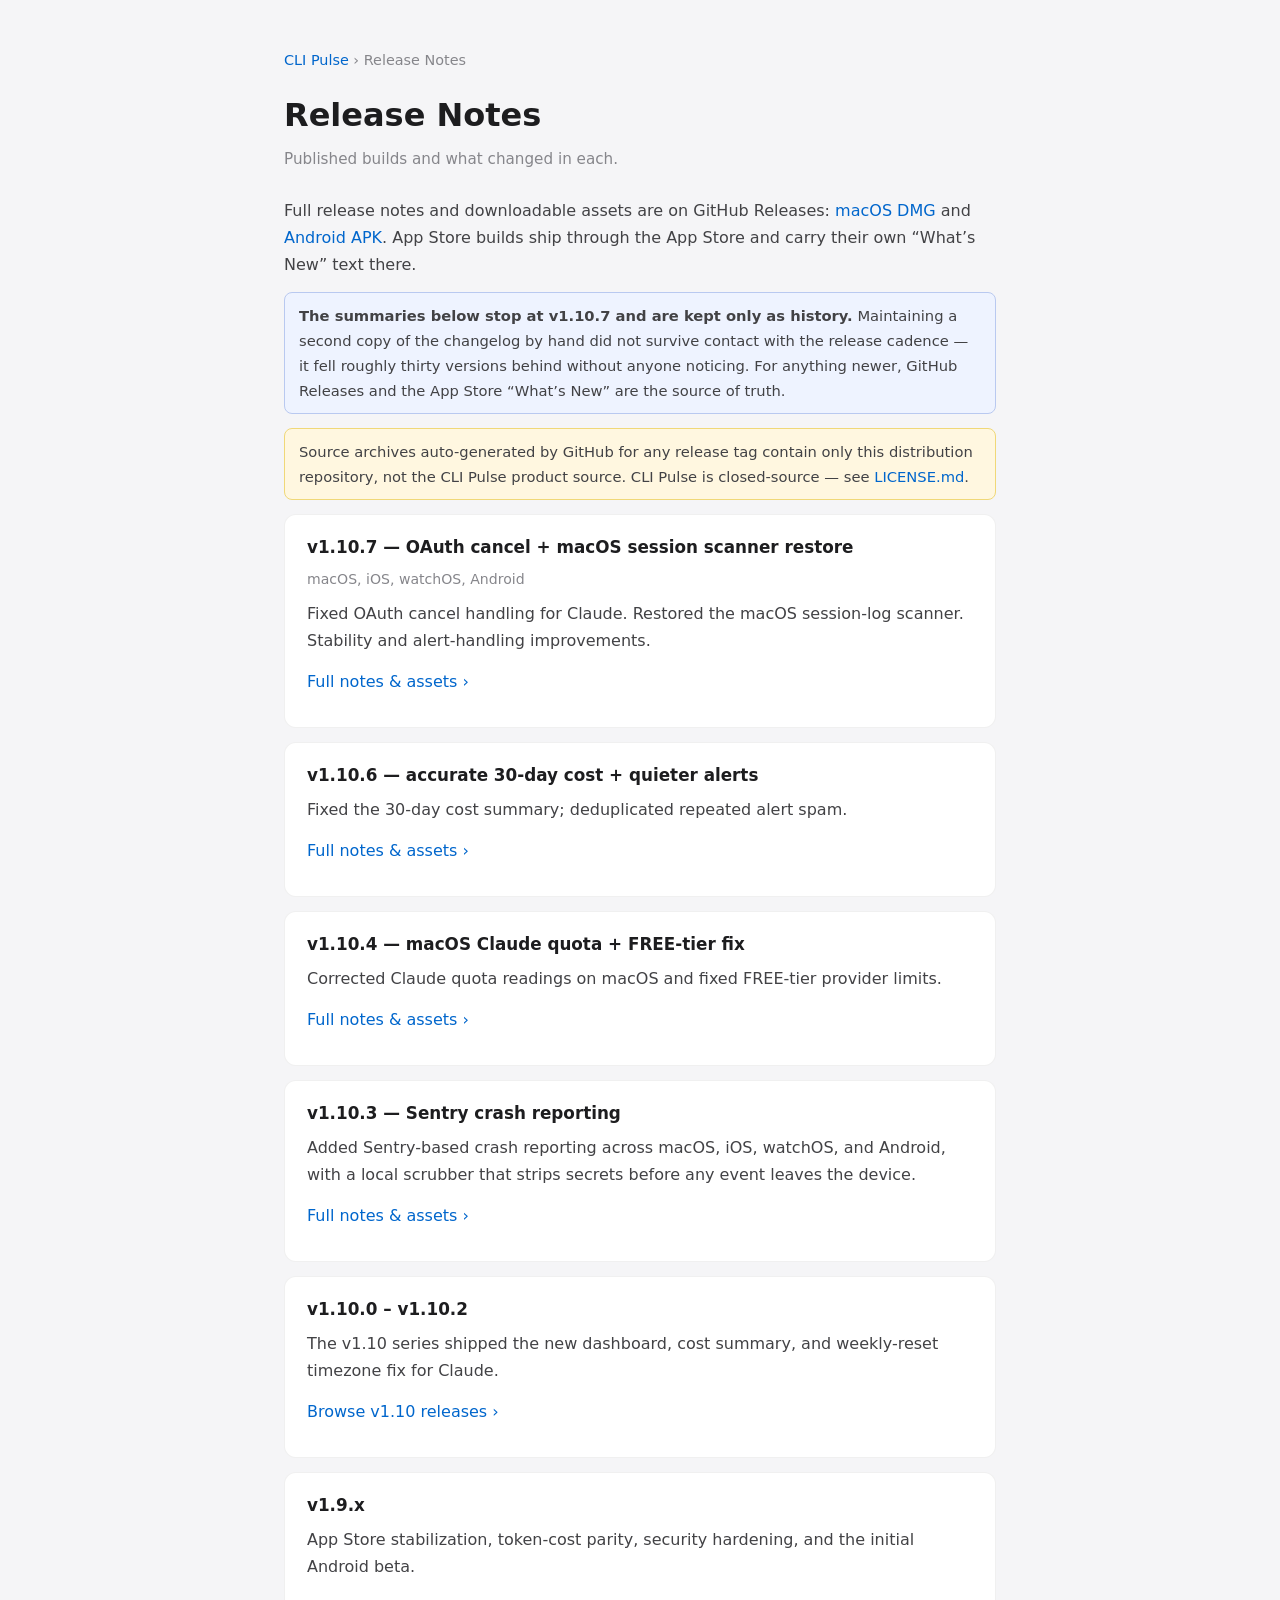
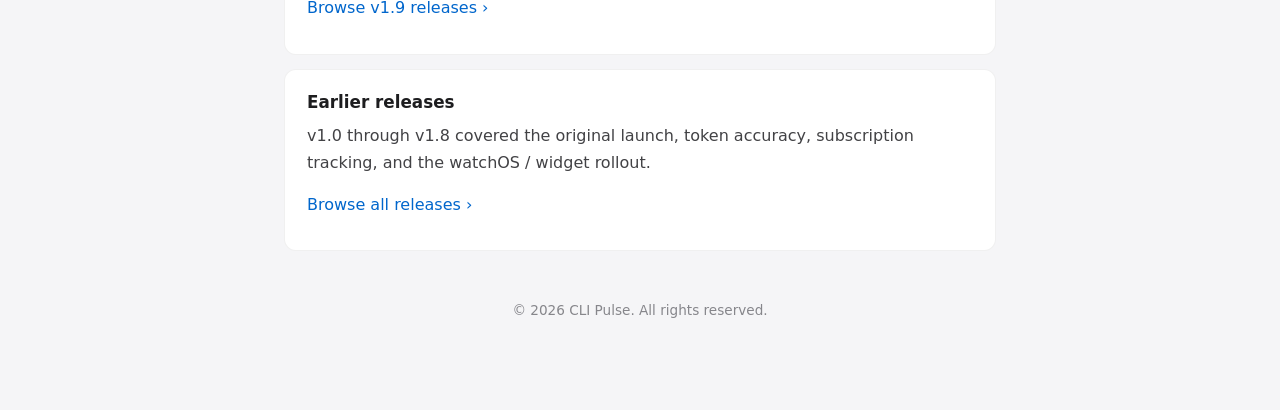
<file: docs/release-notes.html>
<!DOCTYPE html>
<html lang="en">
<head>
<meta charset="utf-8">
<meta name="viewport" content="width=device-width, initial-scale=1">
<title>CLI Pulse — Release Notes</title>
<style>
  *{margin:0;padding:0;box-sizing:border-box}
  body{font-family:-apple-system,BlinkMacSystemFont,"SF Pro Text",system-ui,sans-serif;
       background:#f5f5f7;color:#1d1d1f;line-height:1.7}
  .container{max-width:760px;margin:48px auto;padding:0 24px}
  h1{font-size:2rem;font-weight:700;margin-bottom:4px}
  .date{color:#86868b;font-size:.95rem;margin-bottom:24px}
  h2{font-size:1.2rem;font-weight:600;margin:28px 0 10px}
  p{font-size:1rem;color:#424245;margin-bottom:14px}
  ul{padding-left:22px;margin-bottom:14px}
  li{font-size:1rem;color:#424245;margin-bottom:6px}
  a{color:#0066cc;text-decoration:none}
  a:hover{text-decoration:underline}
  .release{background:#fff;border-radius:12px;padding:18px 22px;margin-bottom:14px;
           border:1px solid rgba(0,0,0,.06)}
  .release h3{font-size:1.05rem;font-weight:600;margin-bottom:6px}
  .release .meta{color:#86868b;font-size:.88rem;margin-bottom:8px}
  .footer{text-align:center;color:#86868b;font-size:.85rem;margin-top:48px;padding-bottom:40px}
  nav.crumbs{font-size:.9rem;color:#86868b;margin-bottom:16px}
  nav.crumbs a{color:#0066cc}
</style>
</head>
<body>
<div class="container">
  <nav class="crumbs"><a href="index.html">CLI Pulse</a> &rsaquo; Release Notes</nav>

  <h1>Release Notes</h1>
  <p class="date">Published builds and what changed in each.</p>

  <p>Full release notes and downloadable assets are on GitHub Releases:
     <a href="https://github.com/cli-pulse/cli-pulse-distrib/releases">macOS DMG</a>
     and <a href="https://github.com/cli-pulse/cli-pulse/releases">Android APK</a>.
     App Store builds ship through the App Store and carry their own
     &ldquo;What&rsquo;s New&rdquo; text there.</p>

  <p style="background:#eef3ff;border:1px solid #b9c9f0;border-radius:8px;padding:10px 14px;font-size:.92rem">
    <strong>The summaries below stop at v1.10.7 and are kept only as history.</strong>
    Maintaining a second copy of the changelog by hand did not survive contact with
    the release cadence &mdash; it fell roughly thirty versions behind without anyone
    noticing. For anything newer, GitHub Releases and the App Store
    &ldquo;What&rsquo;s New&rdquo; are the source of truth.
  </p>

  <p style="background:#fff7e0;border:1px solid #f0d878;border-radius:8px;padding:10px 14px;font-size:.92rem">
    Source archives auto-generated by GitHub for any release tag contain only this distribution repository,
    not the CLI Pulse product source. CLI Pulse is closed-source &mdash; see
    <a href="https://github.com/cli-pulse/cli-pulse/blob/main/LICENSE.md">LICENSE.md</a>.
  </p>

  <div class="release">
    <h3>v1.10.7 &mdash; OAuth cancel + macOS session scanner restore</h3>
    <p class="meta">macOS, iOS, watchOS, Android</p>
    <p>Fixed OAuth cancel handling for Claude. Restored the macOS session-log scanner. Stability and alert-handling improvements.</p>
    <p><a href="https://github.com/cli-pulse/cli-pulse/releases/tag/v1.10.7">Full notes &amp; assets &rsaquo;</a></p>
  </div>

  <div class="release">
    <h3>v1.10.6 &mdash; accurate 30-day cost + quieter alerts</h3>
    <p>Fixed the 30-day cost summary; deduplicated repeated alert spam.</p>
    <p><a href="https://github.com/cli-pulse/cli-pulse/releases/tag/v1.10.6">Full notes &amp; assets &rsaquo;</a></p>
  </div>

  <div class="release">
    <h3>v1.10.4 &mdash; macOS Claude quota + FREE-tier fix</h3>
    <p>Corrected Claude quota readings on macOS and fixed FREE-tier provider limits.</p>
    <p><a href="https://github.com/cli-pulse/cli-pulse/releases/tag/v1.10.4">Full notes &amp; assets &rsaquo;</a></p>
  </div>

  <div class="release">
    <h3>v1.10.3 &mdash; Sentry crash reporting</h3>
    <p>Added Sentry-based crash reporting across macOS, iOS, watchOS, and Android, with a local scrubber that strips secrets before any event leaves the device.</p>
    <p><a href="https://github.com/cli-pulse/cli-pulse/releases/tag/v1.10.3">Full notes &amp; assets &rsaquo;</a></p>
  </div>

  <div class="release">
    <h3>v1.10.0 &ndash; v1.10.2</h3>
    <p>The v1.10 series shipped the new dashboard, cost summary, and weekly-reset timezone fix for Claude.</p>
    <p><a href="https://github.com/cli-pulse/cli-pulse/releases?q=v1.10">Browse v1.10 releases &rsaquo;</a></p>
  </div>

  <div class="release">
    <h3>v1.9.x</h3>
    <p>App Store stabilization, token-cost parity, security hardening, and the initial Android beta.</p>
    <p><a href="https://github.com/cli-pulse/cli-pulse/releases?q=v1.9">Browse v1.9 releases &rsaquo;</a></p>
  </div>

  <div class="release">
    <h3>Earlier releases</h3>
    <p>v1.0 through v1.8 covered the original launch, token accuracy, subscription tracking, and the watchOS / widget rollout.</p>
    <p><a href="https://github.com/cli-pulse/cli-pulse/releases">Browse all releases &rsaquo;</a></p>
  </div>

  <div class="footer">&copy; 2026 CLI Pulse. All rights reserved.</div>
</div>
</body>
</html>
</file>
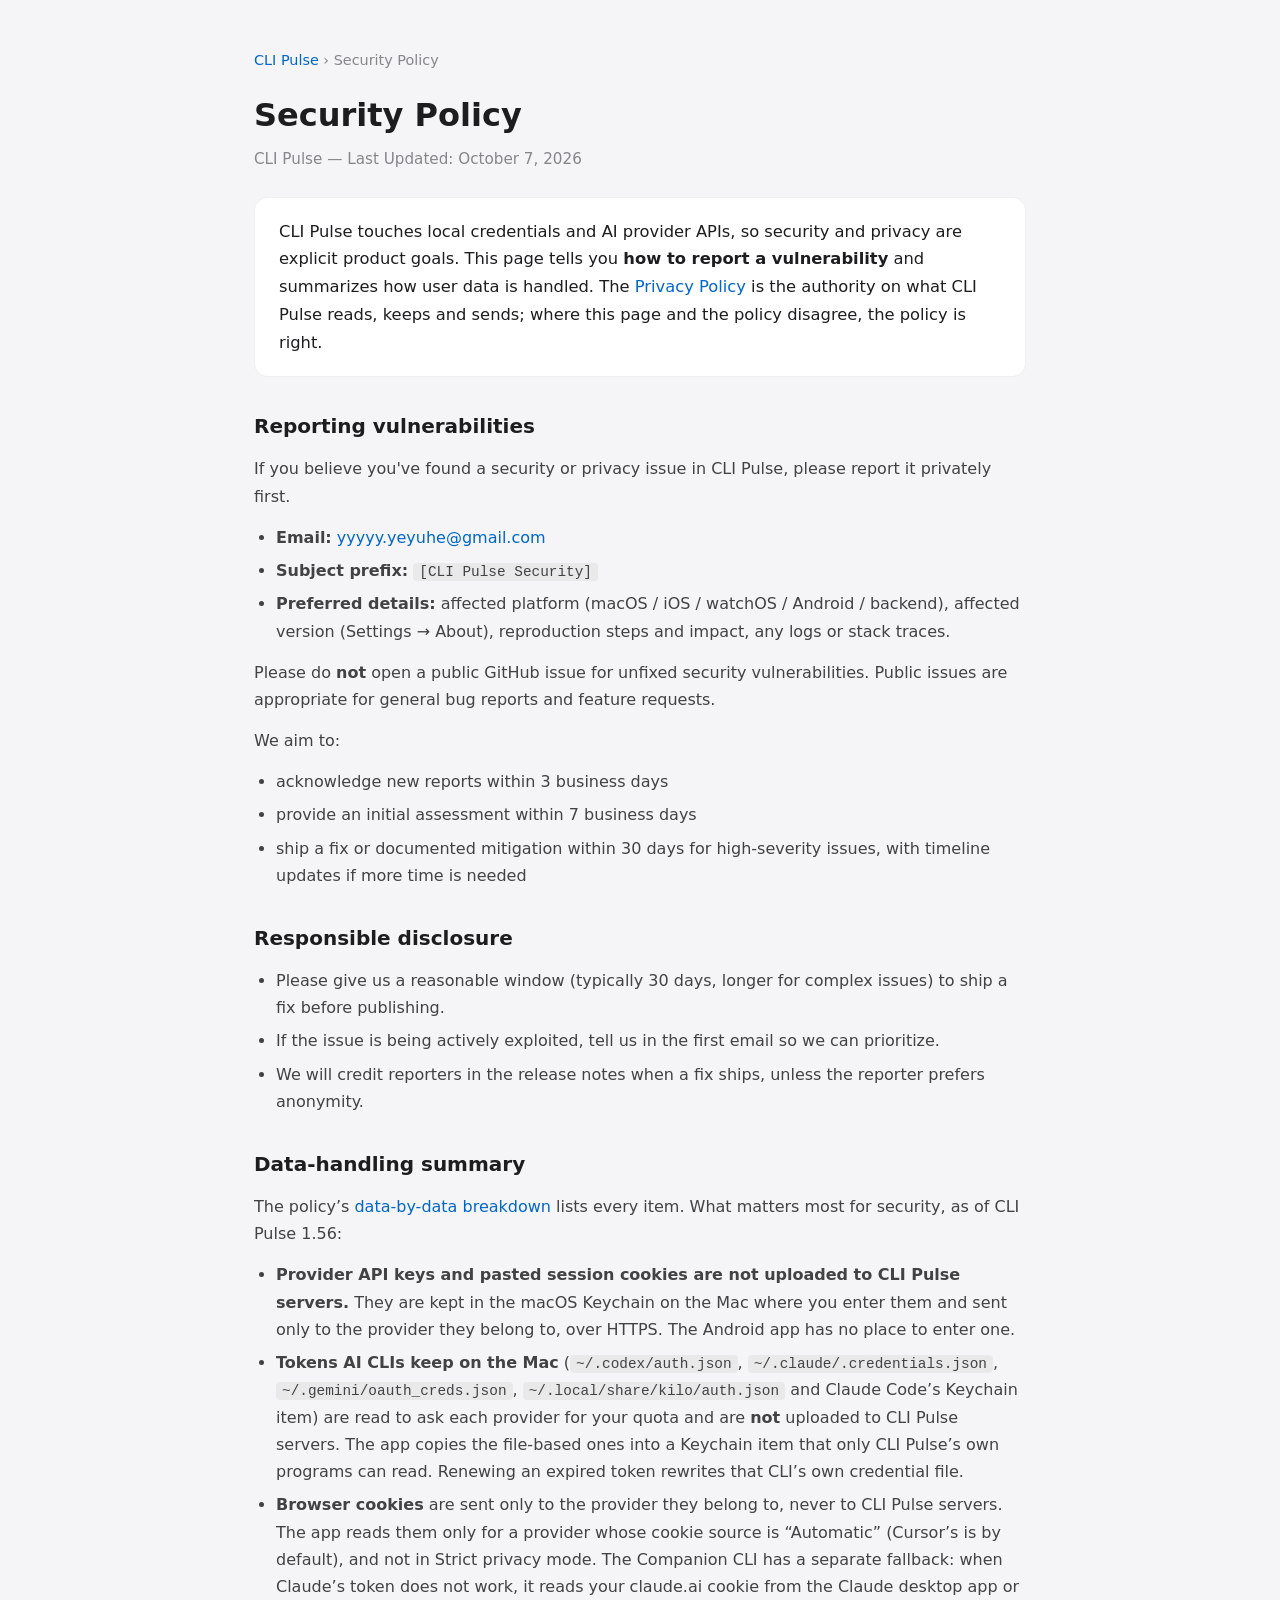
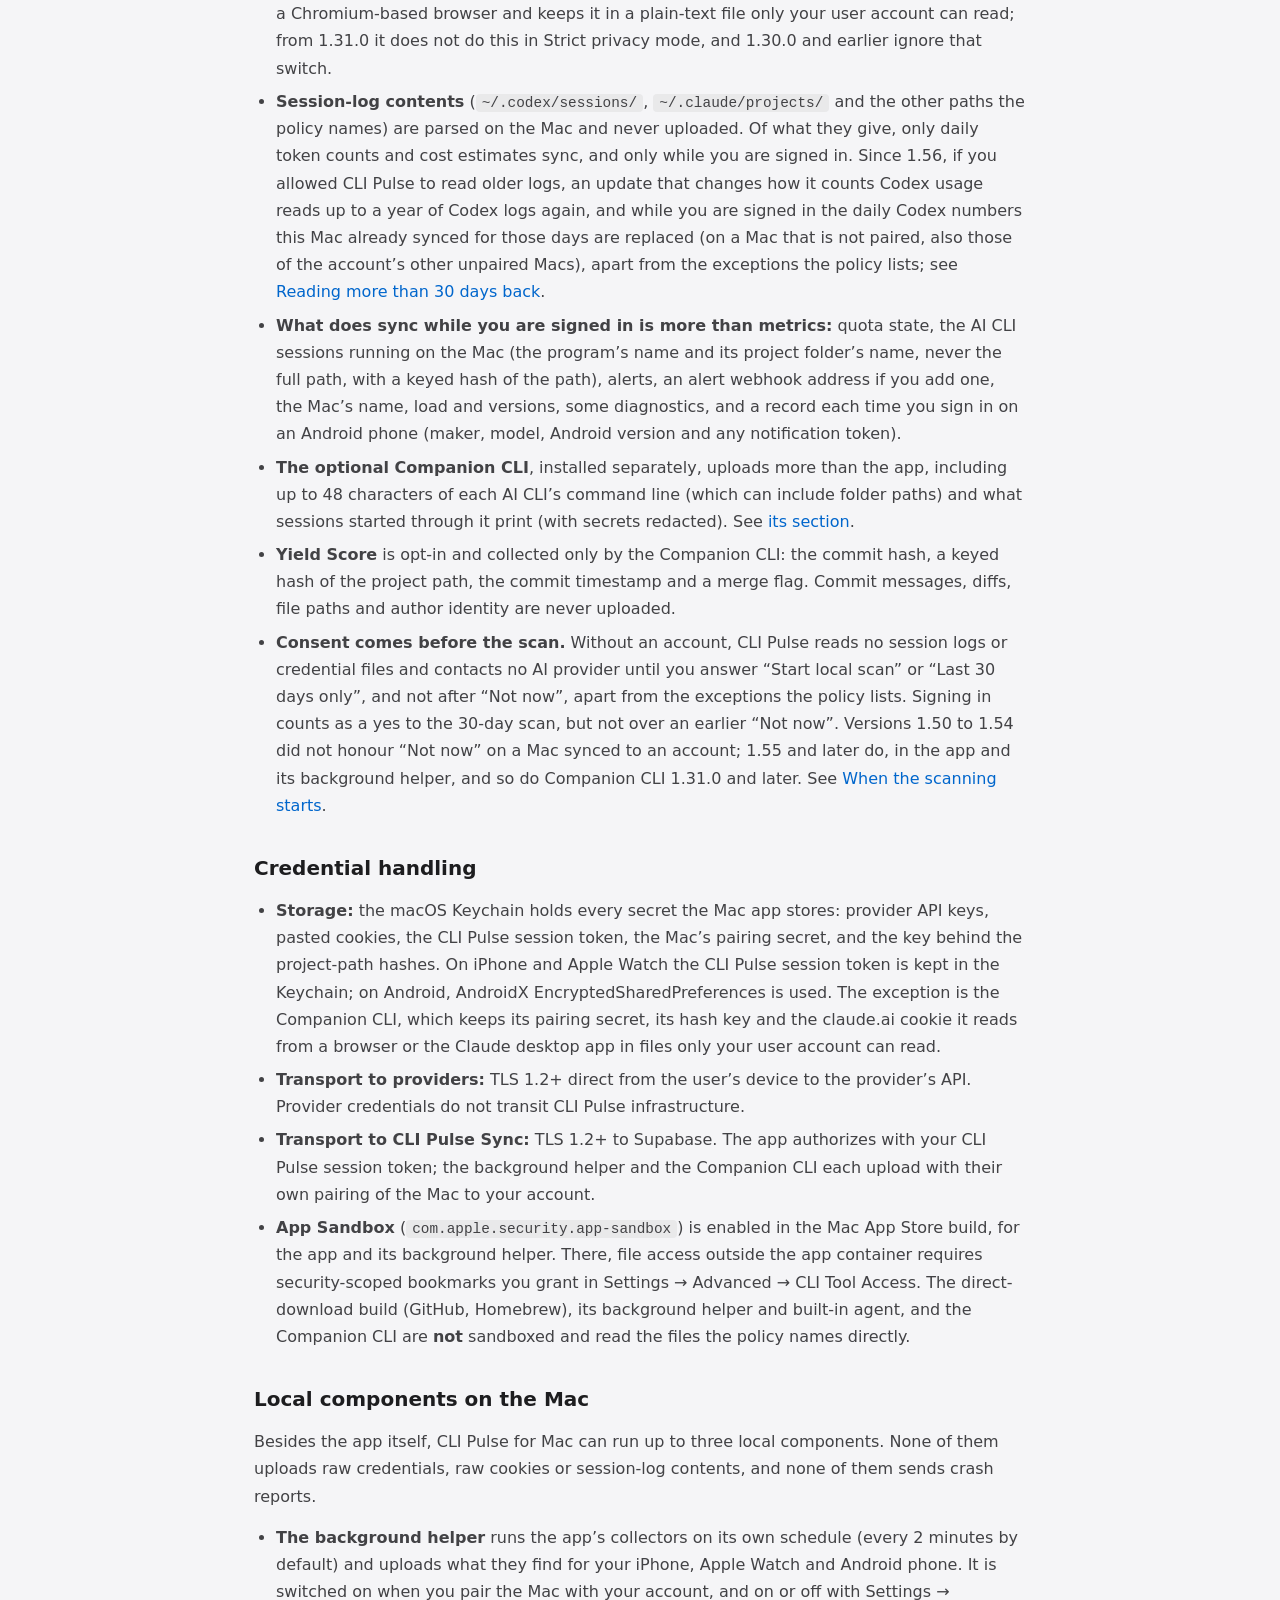
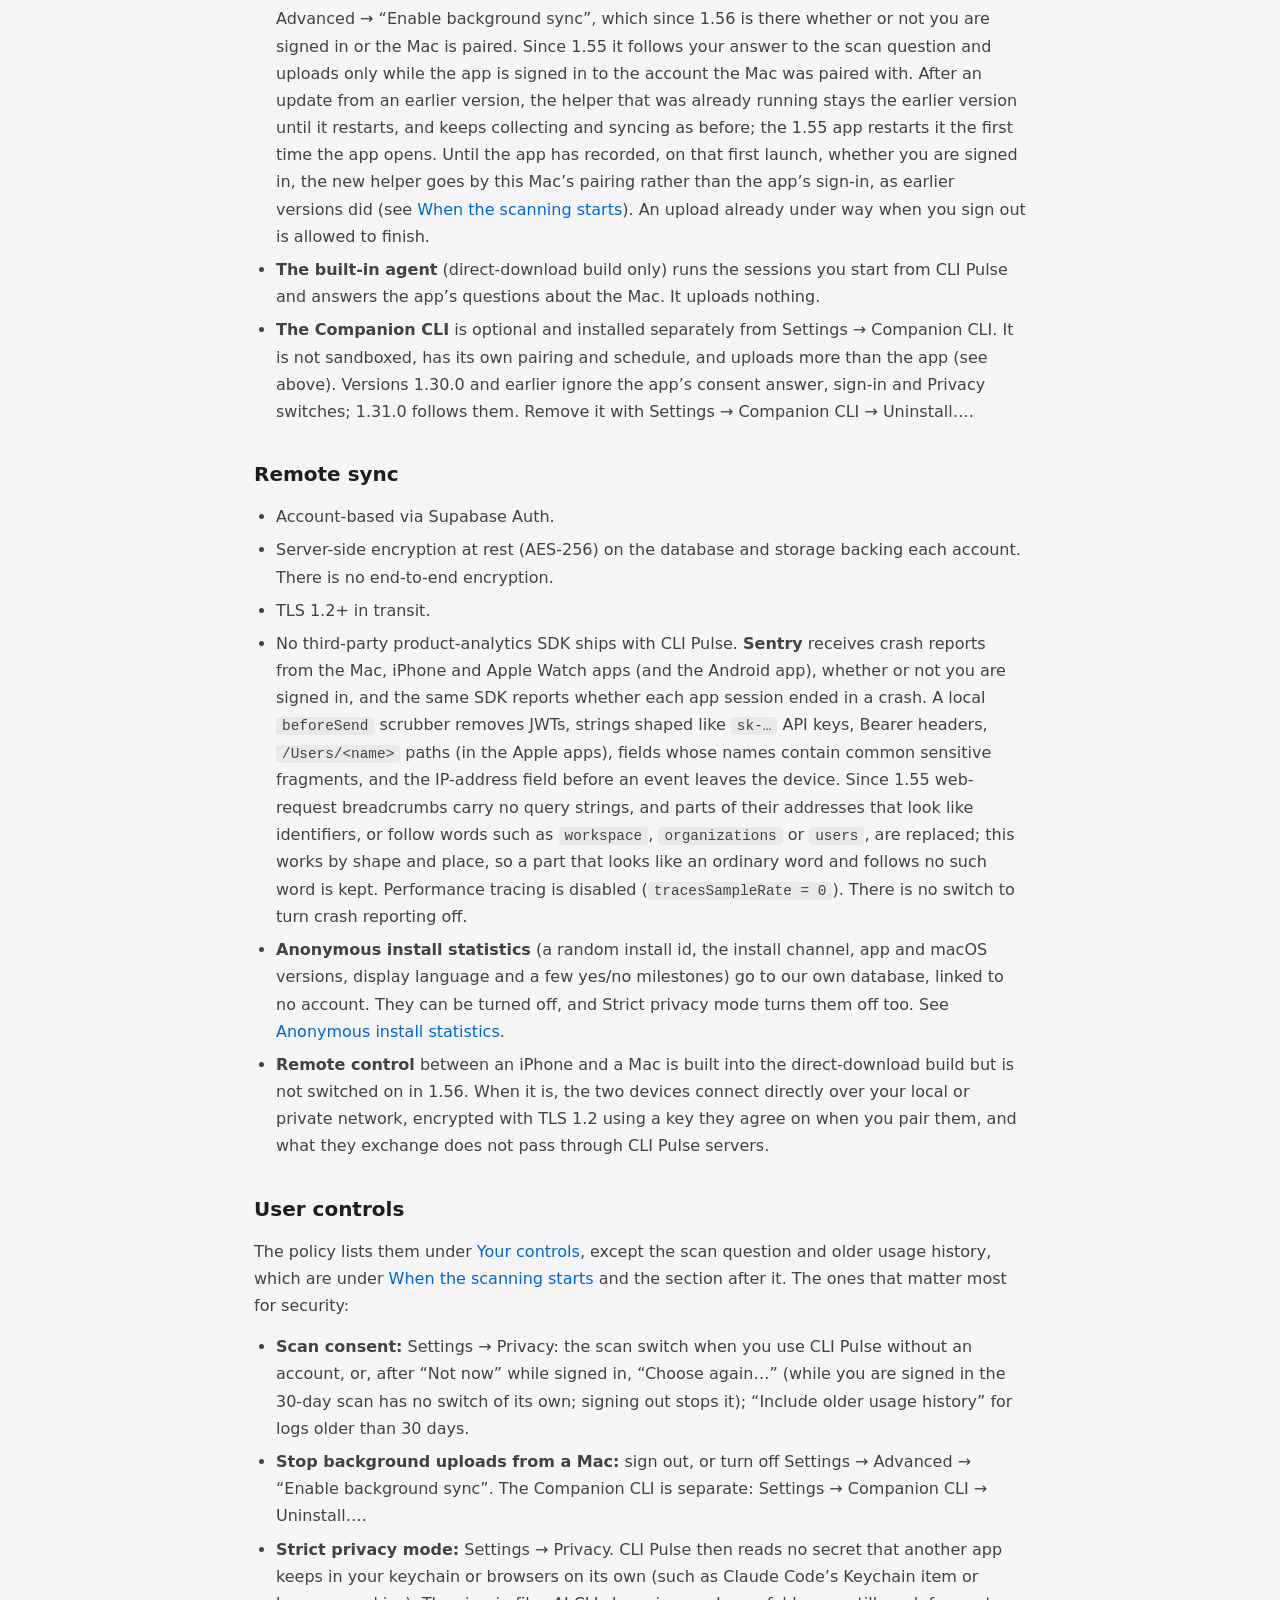
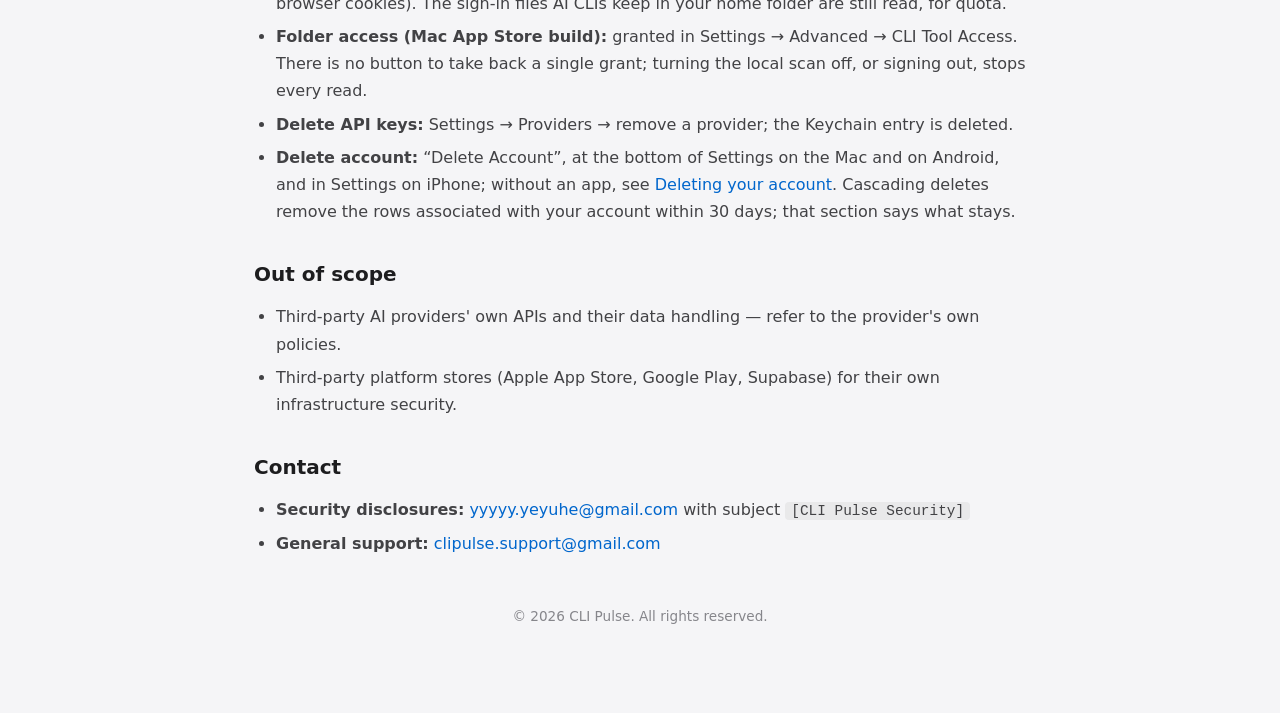
<file: docs/security.html>
<!DOCTYPE html>
<html lang="en">
<head>
<meta charset="utf-8">
<meta name="viewport" content="width=device-width, initial-scale=1">
<title>CLI Pulse — Security Policy</title>
<style>
  *{margin:0;padding:0;box-sizing:border-box}
  body{font-family:-apple-system,BlinkMacSystemFont,"SF Pro Text",system-ui,sans-serif;
       background:#f5f5f7;color:#1d1d1f;line-height:1.7}
  .container{max-width:820px;margin:48px auto;padding:0 24px}
  h1{font-size:2rem;font-weight:700;margin-bottom:4px}
  .date{color:#86868b;font-size:.95rem;margin-bottom:24px}
  .lede{background:#fff;border-radius:14px;padding:20px 24px;margin-bottom:28px;
        border:1px solid rgba(0,0,0,.06);font-size:1.02rem}
  h2{font-size:1.25rem;font-weight:600;margin:32px 0 12px}
  h3{font-size:1.05rem;font-weight:600;margin:20px 0 8px}
  p{font-size:1rem;color:#424245;margin-bottom:14px}
  ul{padding-left:22px;margin-bottom:14px}
  li{font-size:1rem;color:#424245;margin-bottom:6px}
  a{color:#0066cc;text-decoration:none}
  a:hover{text-decoration:underline}
  code{font-family:ui-monospace,SFMono-Regular,Menlo,monospace;background:rgba(0,0,0,.05);
       padding:1px 6px;border-radius:4px;font-size:.9em}
  .footer{text-align:center;color:#86868b;font-size:.85rem;margin-top:48px;padding-bottom:40px}
  nav.crumbs{font-size:.9rem;color:#86868b;margin-bottom:16px}
  nav.crumbs a{color:#0066cc}
</style>
</head>
<body>
<div class="container">
  <nav class="crumbs"><a href="index.html">CLI Pulse</a> &rsaquo; Security Policy</nav>

  <h1>Security Policy</h1>
  <p class="date">CLI Pulse &mdash; Last Updated: October 7, 2026</p>

  <div class="lede">
    CLI Pulse touches local credentials and AI provider APIs, so security and privacy are explicit product goals. This page tells you <strong>how to report a vulnerability</strong> and summarizes how user data is handled. The <a href="privacy.html">Privacy Policy</a> is the authority on what CLI Pulse reads, keeps and sends; where this page and the policy disagree, the policy is right.
  </div>

  <h2>Reporting vulnerabilities</h2>
  <p>If you believe you've found a security or privacy issue in CLI Pulse, please report it privately first.</p>
  <ul>
    <li><strong>Email:</strong> <a href="mailto:yyyyy.yeyuhe@gmail.com">yyyyy.yeyuhe@gmail.com</a></li>
    <li><strong>Subject prefix:</strong> <code>[CLI Pulse Security]</code></li>
    <li><strong>Preferred details:</strong> affected platform (macOS / iOS / watchOS / Android / backend), affected version (Settings &rarr; About), reproduction steps and impact, any logs or stack traces.</li>
  </ul>
  <p>Please do <strong>not</strong> open a public GitHub issue for unfixed security vulnerabilities. Public issues are appropriate for general bug reports and feature requests.</p>
  <p>We aim to:</p>
  <ul>
    <li>acknowledge new reports within 3 business days</li>
    <li>provide an initial assessment within 7 business days</li>
    <li>ship a fix or documented mitigation within 30 days for high-severity issues, with timeline updates if more time is needed</li>
  </ul>

  <h2>Responsible disclosure</h2>
  <ul>
    <li>Please give us a reasonable window (typically 30 days, longer for complex issues) to ship a fix before publishing.</li>
    <li>If the issue is being actively exploited, tell us in the first email so we can prioritize.</li>
    <li>We will credit reporters in the release notes when a fix ships, unless the reporter prefers anonymity.</li>
  </ul>

  <h2>Data-handling summary</h2>
  <p>The policy&rsquo;s <a href="privacy.html#data">data-by-data breakdown</a> lists every item. What matters most for security, as of CLI Pulse 1.56:</p>
  <ul>
    <li><strong>Provider API keys and pasted session cookies are not uploaded to CLI Pulse servers.</strong> They are kept in the macOS Keychain on the Mac where you enter them and sent only to the provider they belong to, over HTTPS. The Android app has no place to enter one.</li>
    <li><strong>Tokens AI CLIs keep on the Mac</strong> (<code>~/.codex/auth.json</code>, <code>~/.claude/.credentials.json</code>, <code>~/.gemini/oauth_creds.json</code>, <code>~/.local/share/kilo/auth.json</code> and Claude Code&rsquo;s Keychain item) are read to ask each provider for your quota and are <strong>not</strong> uploaded to CLI Pulse servers. The app copies the file-based ones into a Keychain item that only CLI Pulse&rsquo;s own programs can read. Renewing an expired token rewrites that CLI&rsquo;s own credential file.</li>
    <li><strong>Browser cookies</strong> are sent only to the provider they belong to, never to CLI Pulse servers. The app reads them only for a provider whose cookie source is &ldquo;Automatic&rdquo; (Cursor&rsquo;s is by default), and not in Strict privacy mode. The Companion CLI has a separate fallback: when Claude&rsquo;s token does not work, it reads your claude.ai cookie from the Claude desktop app or a Chromium-based browser and keeps it in a plain-text file only your user account can read; from 1.31.0 it does not do this in Strict privacy mode, and 1.30.0 and earlier ignore that switch.</li>
    <li><strong>Session-log contents</strong> (<code>~/.codex/sessions/</code>, <code>~/.claude/projects/</code> and the other paths the policy names) are parsed on the Mac and never uploaded. Of what they give, only daily token counts and cost estimates sync, and only while you are signed in. Since 1.56, if you allowed CLI Pulse to read older logs, an update that changes how it counts Codex usage reads up to a year of Codex logs again, and while you are signed in the daily Codex numbers this Mac already synced for those days are replaced (on a Mac that is not paired, also those of the account&rsquo;s other unpaired Macs), apart from the exceptions the policy lists; see <a href="privacy.html#older-history">Reading more than 30 days back</a>.</li>
    <li><strong>What does sync while you are signed in is more than metrics:</strong> quota state, the AI CLI sessions running on the Mac (the program&rsquo;s name and its project folder&rsquo;s name, never the full path, with a keyed hash of the path), alerts, an alert webhook address if you add one, the Mac&rsquo;s name, load and versions, some diagnostics, and a record each time you sign in on an Android phone (maker, model, Android version and any notification token).</li>
    <li><strong>The optional Companion CLI</strong>, installed separately, uploads more than the app, including up to 48 characters of each AI CLI&rsquo;s command line (which can include folder paths) and what sessions started through it print (with secrets redacted). See <a href="privacy.html#companion-cli">its section</a>.</li>
    <li><strong>Yield Score</strong> is opt-in and collected only by the Companion CLI: the commit hash, a keyed hash of the project path, the commit timestamp and a merge flag. Commit messages, diffs, file paths and author identity are never uploaded.</li>
    <li><strong>Consent comes before the scan.</strong> Without an account, CLI Pulse reads no session logs or credential files and contacts no AI provider until you answer &ldquo;Start local scan&rdquo; or &ldquo;Last 30 days only&rdquo;, and not after &ldquo;Not now&rdquo;, apart from the exceptions the policy lists. Signing in counts as a yes to the 30-day scan, but not over an earlier &ldquo;Not now&rdquo;. Versions 1.50 to 1.54 did not honour &ldquo;Not now&rdquo; on a Mac synced to an account; 1.55 and later do, in the app and its background helper, and so do Companion CLI 1.31.0 and later. See <a href="privacy.html#consent">When the scanning starts</a>.</li>
  </ul>

  <h2>Credential handling</h2>
  <ul>
    <li><strong>Storage:</strong> the macOS Keychain holds every secret the Mac app stores: provider API keys, pasted cookies, the CLI Pulse session token, the Mac&rsquo;s pairing secret, and the key behind the project-path hashes. On iPhone and Apple Watch the CLI Pulse session token is kept in the Keychain; on Android, AndroidX EncryptedSharedPreferences is used. The exception is the Companion CLI, which keeps its pairing secret, its hash key and the claude.ai cookie it reads from a browser or the Claude desktop app in files only your user account can read.</li>
    <li><strong>Transport to providers:</strong> TLS 1.2+ direct from the user&rsquo;s device to the provider&rsquo;s API. Provider credentials do not transit CLI Pulse infrastructure.</li>
    <li><strong>Transport to CLI Pulse Sync:</strong> TLS 1.2+ to Supabase. The app authorizes with your CLI Pulse session token; the background helper and the Companion CLI each upload with their own pairing of the Mac to your account.</li>
    <li><strong>App Sandbox</strong> (<code>com.apple.security.app-sandbox</code>) is enabled in the Mac App Store build, for the app and its background helper. There, file access outside the app container requires security-scoped bookmarks you grant in Settings &rarr; Advanced &rarr; CLI Tool Access. The direct-download build (GitHub, Homebrew), its background helper and built-in agent, and the Companion CLI are <strong>not</strong> sandboxed and read the files the policy names directly.</li>
  </ul>

  <h2>Local components on the Mac</h2>
  <p>Besides the app itself, CLI Pulse for Mac can run up to three local components. None of them uploads raw credentials, raw cookies or session-log contents, and none of them sends crash reports.</p>
  <ul>
    <li><strong>The background helper</strong> runs the app&rsquo;s collectors on its own schedule (every 2 minutes by default) and uploads what they find for your iPhone, Apple Watch and Android phone. It is switched on when you pair the Mac with your account, and on or off with Settings &rarr; Advanced &rarr; &ldquo;Enable background sync&rdquo;, which since 1.56 is there whether or not you are signed in or the Mac is paired. Since 1.55 it follows your answer to the scan question and uploads only while the app is signed in to the account the Mac was paired with. After an update from an earlier version, the helper that was already running stays the earlier version until it restarts, and keeps collecting and syncing as before; the 1.55 app restarts it the first time the app opens. Until the app has recorded, on that first launch, whether you are signed in, the new helper goes by this Mac&rsquo;s pairing rather than the app&rsquo;s sign-in, as earlier versions did (see <a href="privacy.html#consent">When the scanning starts</a>). An upload already under way when you sign out is allowed to finish.</li>
    <li><strong>The built-in agent</strong> (direct-download build only) runs the sessions you start from CLI Pulse and answers the app&rsquo;s questions about the Mac. It uploads nothing.</li>
    <li><strong>The Companion CLI</strong> is optional and installed separately from Settings &rarr; Companion CLI. It is not sandboxed, has its own pairing and schedule, and uploads more than the app (see above). Versions 1.30.0 and earlier ignore the app&rsquo;s consent answer, sign-in and Privacy switches; 1.31.0 follows them. Remove it with Settings &rarr; Companion CLI &rarr; Uninstall&hellip;.</li>
  </ul>

  <h2>Remote sync</h2>
  <ul>
    <li>Account-based via Supabase Auth.</li>
    <li>Server-side encryption at rest (AES-256) on the database and storage backing each account. There is no end-to-end encryption.</li>
    <li>TLS 1.2+ in transit.</li>
    <li>No third-party product-analytics SDK ships with CLI Pulse. <strong>Sentry</strong> receives crash reports from the Mac, iPhone and Apple Watch apps (and the Android app), whether or not you are signed in, and the same SDK reports whether each app session ended in a crash. A local <code>beforeSend</code> scrubber removes JWTs, strings shaped like <code>sk-&hellip;</code> API keys, Bearer headers, <code>/Users/&lt;name&gt;</code> paths (in the Apple apps), fields whose names contain common sensitive fragments, and the IP-address field before an event leaves the device. Since 1.55 web-request breadcrumbs carry no query strings, and parts of their addresses that look like identifiers, or follow words such as <code>workspace</code>, <code>organizations</code> or <code>users</code>, are replaced; this works by shape and place, so a part that looks like an ordinary word and follows no such word is kept. Performance tracing is disabled (<code>tracesSampleRate = 0</code>). There is no switch to turn crash reporting off.</li>
    <li><strong>Anonymous install statistics</strong> (a random install id, the install channel, app and macOS versions, display language and a few yes/no milestones) go to our own database, linked to no account. They can be turned off, and Strict privacy mode turns them off too. See <a href="privacy.html#install-statistics">Anonymous install statistics</a>.</li>
    <li><strong>Remote control</strong> between an iPhone and a Mac is built into the direct-download build but is not switched on in 1.56. When it is, the two devices connect directly over your local or private network, encrypted with TLS 1.2 using a key they agree on when you pair them, and what they exchange does not pass through CLI Pulse servers.</li>
  </ul>

  <h2>User controls</h2>
  <p>The policy lists them under <a href="privacy.html#controls">Your controls</a>, except the scan question and older usage history, which are under <a href="privacy.html#consent">When the scanning starts</a> and the section after it. The ones that matter most for security:</p>
  <ul>
    <li><strong>Scan consent:</strong> Settings &rarr; Privacy: the scan switch when you use CLI Pulse without an account, or, after &ldquo;Not now&rdquo; while signed in, &ldquo;Choose again&hellip;&rdquo; (while you are signed in the 30-day scan has no switch of its own; signing out stops it); &ldquo;Include older usage history&rdquo; for logs older than 30 days.</li>
    <li><strong>Stop background uploads from a Mac:</strong> sign out, or turn off Settings &rarr; Advanced &rarr; &ldquo;Enable background sync&rdquo;. The Companion CLI is separate: Settings &rarr; Companion CLI &rarr; Uninstall&hellip;.</li>
    <li><strong>Strict privacy mode:</strong> Settings &rarr; Privacy. CLI Pulse then reads no secret that another app keeps in your keychain or browsers on its own (such as Claude Code&rsquo;s Keychain item or browser cookies). The sign-in files AI CLIs keep in your home folder are still read, for quota.</li>
    <li><strong>Folder access (Mac App Store build):</strong> granted in Settings &rarr; Advanced &rarr; CLI Tool Access. There is no button to take back a single grant; turning the local scan off, or signing out, stops every read.</li>
    <li><strong>Delete API keys:</strong> Settings &rarr; Providers &rarr; remove a provider; the Keychain entry is deleted.</li>
    <li><strong>Delete account:</strong> &ldquo;Delete Account&rdquo;, at the bottom of Settings on the Mac and on Android, and in Settings on iPhone; without an app, see <a href="privacy.html#delete-account">Deleting your account</a>. Cascading deletes remove the rows associated with your account within 30 days; that section says what stays.</li>
  </ul>

  <h2>Out of scope</h2>
  <ul>
    <li>Third-party AI providers' own APIs and their data handling — refer to the provider's own policies.</li>
    <li>Third-party platform stores (Apple App Store, Google Play, Supabase) for their own infrastructure security.</li>
  </ul>

  <h2>Contact</h2>
  <ul>
    <li><strong>Security disclosures:</strong> <a href="mailto:yyyyy.yeyuhe@gmail.com">yyyyy.yeyuhe@gmail.com</a> with subject <code>[CLI Pulse Security]</code></li>
    <li><strong>General support:</strong> <a href="mailto:clipulse.support@gmail.com">clipulse.support@gmail.com</a></li>
  </ul>

  <div class="footer">&copy; 2026 CLI Pulse. All rights reserved.</div>
</div>
</body>
</html>
</file>
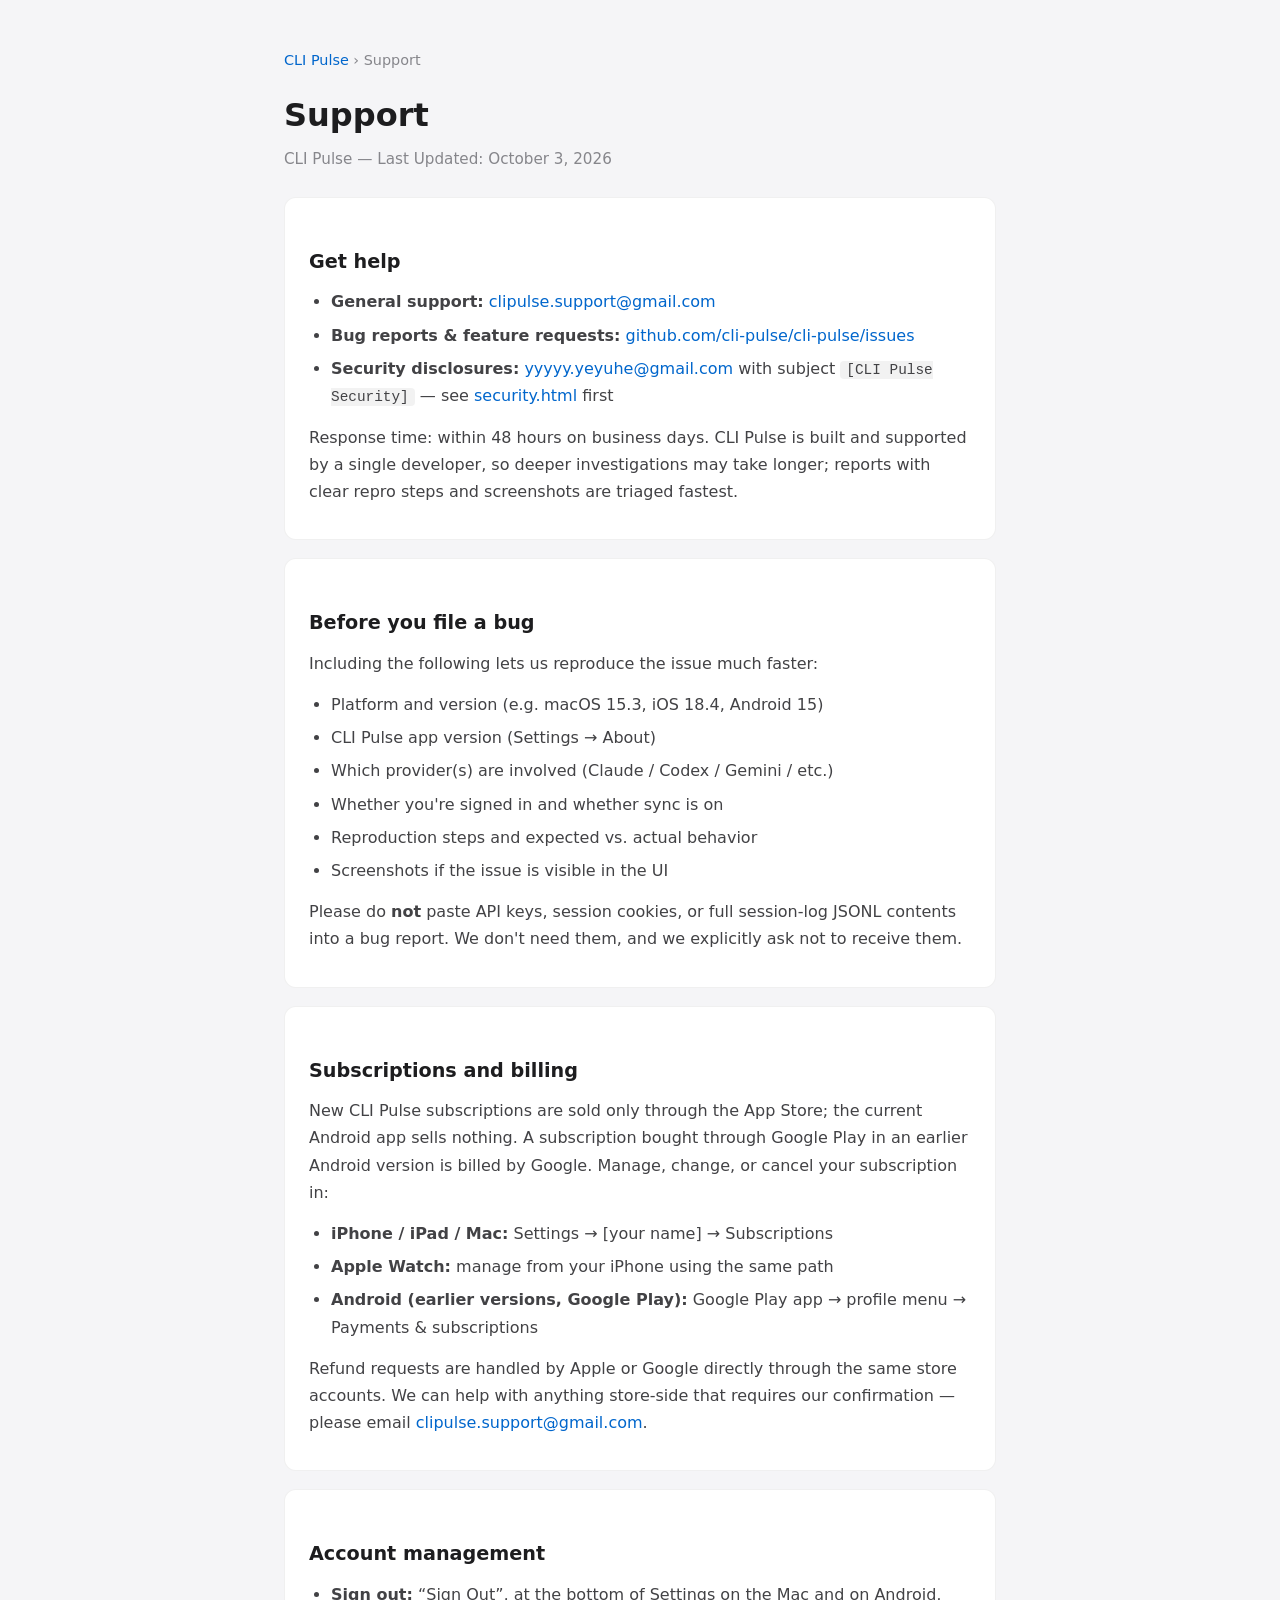
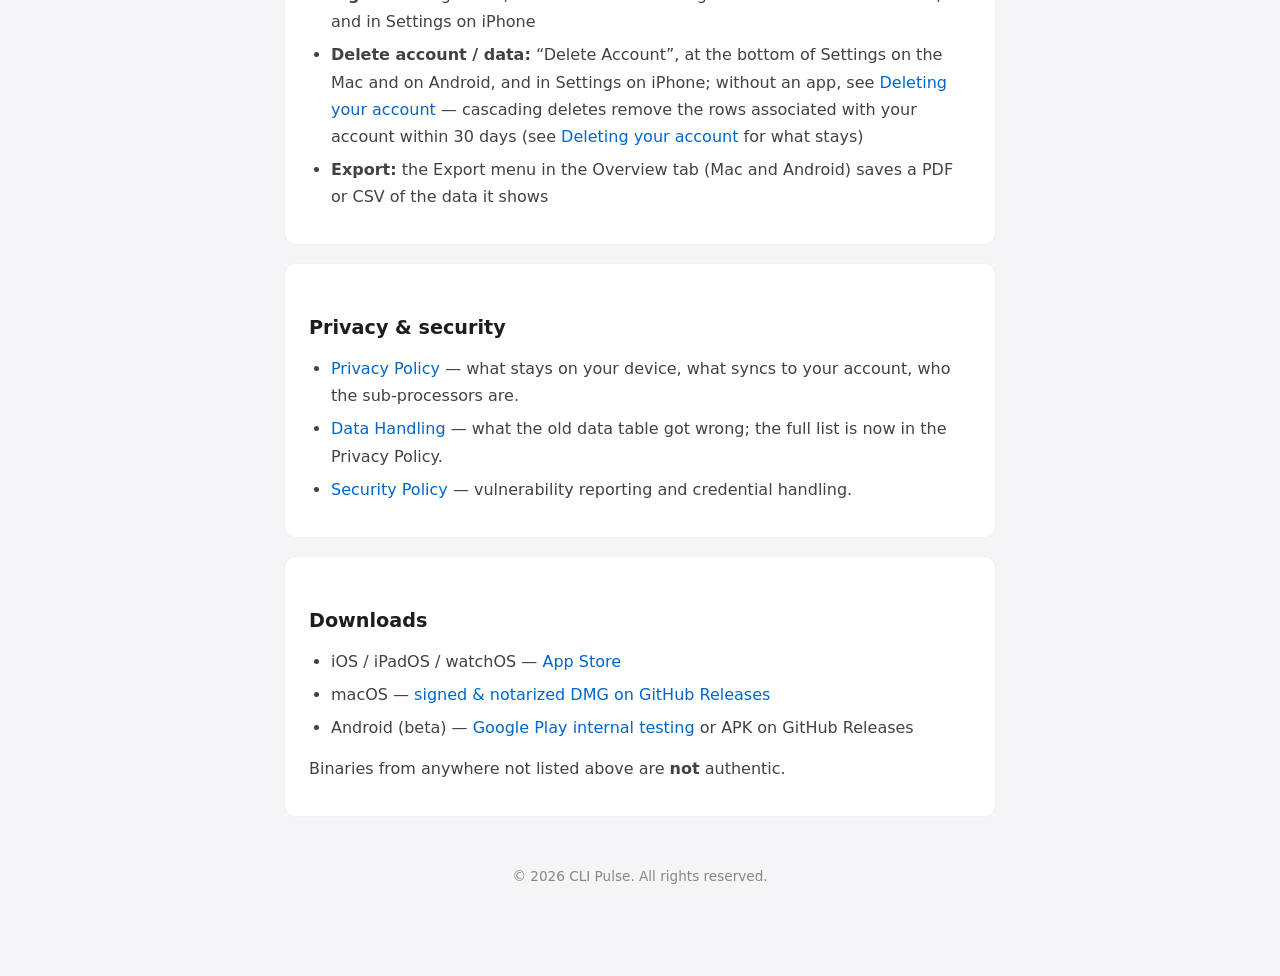
<file: docs/support.html>
<!DOCTYPE html>
<html lang="en">
<head>
<meta charset="utf-8">
<meta name="viewport" content="width=device-width, initial-scale=1">
<title>CLI Pulse — Support</title>
<style>
  *{margin:0;padding:0;box-sizing:border-box}
  body{font-family:-apple-system,BlinkMacSystemFont,"SF Pro Text",system-ui,sans-serif;
       background:#f5f5f7;color:#1d1d1f;line-height:1.7}
  .container{max-width:760px;margin:48px auto;padding:0 24px}
  h1{font-size:2rem;font-weight:700;margin-bottom:4px}
  .date{color:#86868b;font-size:.95rem;margin-bottom:24px}
  h2{font-size:1.2rem;font-weight:600;margin:28px 0 10px}
  p{font-size:1rem;color:#424245;margin-bottom:14px}
  ul{padding-left:22px;margin-bottom:14px}
  li{font-size:1rem;color:#424245;margin-bottom:6px}
  a{color:#0066cc;text-decoration:none}
  a:hover{text-decoration:underline}
  code{font-family:ui-monospace,SFMono-Regular,Menlo,monospace;background:rgba(0,0,0,.05);
       padding:1px 6px;border-radius:4px;font-size:.9em}
  .card{background:#fff;border-radius:12px;padding:20px 24px;margin-bottom:18px;
        border:1px solid rgba(0,0,0,.06)}
  .footer{text-align:center;color:#86868b;font-size:.85rem;margin-top:48px;padding-bottom:40px}
  nav.crumbs{font-size:.9rem;color:#86868b;margin-bottom:16px}
  nav.crumbs a{color:#0066cc}
</style>
</head>
<body>
<div class="container">
  <nav class="crumbs"><a href="index.html">CLI Pulse</a> &rsaquo; Support</nav>

  <h1>Support</h1>
  <p class="date">CLI Pulse &mdash; Last Updated: October 3, 2026</p>

  <div class="card">
    <h2>Get help</h2>
    <ul>
      <li><strong>General support:</strong> <a href="mailto:clipulse.support@gmail.com">clipulse.support@gmail.com</a></li>
      <li><strong>Bug reports &amp; feature requests:</strong> <a href="https://github.com/cli-pulse/cli-pulse/issues">github.com/cli-pulse/cli-pulse/issues</a></li>
      <li><strong>Security disclosures:</strong> <a href="mailto:yyyyy.yeyuhe@gmail.com">yyyyy.yeyuhe@gmail.com</a> with subject <code>[CLI Pulse Security]</code> &mdash; see <a href="security.html">security.html</a> first</li>
    </ul>
    <p>Response time: within 48 hours on business days. CLI Pulse is built and supported by a single developer, so deeper investigations may take longer; reports with clear repro steps and screenshots are triaged fastest.</p>
  </div>

  <div class="card">
    <h2>Before you file a bug</h2>
    <p>Including the following lets us reproduce the issue much faster:</p>
    <ul>
      <li>Platform and version (e.g. macOS 15.3, iOS 18.4, Android 15)</li>
      <li>CLI Pulse app version (Settings &rarr; About)</li>
      <li>Which provider(s) are involved (Claude / Codex / Gemini / etc.)</li>
      <li>Whether you're signed in and whether sync is on</li>
      <li>Reproduction steps and expected vs. actual behavior</li>
      <li>Screenshots if the issue is visible in the UI</li>
    </ul>
    <p>Please do <strong>not</strong> paste API keys, session cookies, or full session-log JSONL contents into a bug report. We don't need them, and we explicitly ask not to receive them.</p>
  </div>

  <div class="card">
    <h2>Subscriptions and billing</h2>
    <p>New CLI Pulse subscriptions are sold only through the App Store; the current Android app sells nothing. A subscription bought through Google Play in an earlier Android version is billed by Google. Manage, change, or cancel your subscription in:</p>
    <ul>
      <li><strong>iPhone / iPad / Mac:</strong> Settings &rarr; [your name] &rarr; Subscriptions</li>
      <li><strong>Apple Watch:</strong> manage from your iPhone using the same path</li>
      <li><strong>Android (earlier versions, Google Play):</strong> Google Play app &rarr; profile menu &rarr; Payments &amp; subscriptions</li>
    </ul>
    <p>Refund requests are handled by Apple or Google directly through the same store accounts. We can help with anything store-side that requires our confirmation &mdash; please email <a href="mailto:clipulse.support@gmail.com">clipulse.support@gmail.com</a>.</p>
  </div>

  <div class="card">
    <h2>Account management</h2>
    <ul>
      <li><strong>Sign out:</strong> &ldquo;Sign Out&rdquo;, at the bottom of Settings on the Mac and on Android, and in Settings on iPhone</li>
      <li><strong>Delete account / data:</strong> &ldquo;Delete Account&rdquo;, at the bottom of Settings on the Mac and on Android, and in Settings on iPhone; without an app, see <a href="privacy.html#delete-account">Deleting your account</a> &mdash; cascading deletes remove the rows associated with your account within 30 days (see <a href="privacy.html#delete-account">Deleting your account</a> for what stays)</li>
      <li><strong>Export:</strong> the Export menu in the Overview tab (Mac and Android) saves a PDF or CSV of the data it shows</li>
    </ul>
  </div>

  <div class="card">
    <h2>Privacy &amp; security</h2>
    <ul>
      <li><a href="privacy.html">Privacy Policy</a> &mdash; what stays on your device, what syncs to your account, who the sub-processors are.</li>
      <li><a href="data-handling.html">Data Handling</a> &mdash; what the old data table got wrong; the full list is now in the Privacy Policy.</li>
      <li><a href="security.html">Security Policy</a> &mdash; vulnerability reporting and credential handling.</li>
    </ul>
  </div>

  <div class="card">
    <h2>Downloads</h2>
    <ul>
      <li>iOS / iPadOS / watchOS &mdash; <a href="https://apps.apple.com/app/cli-pulse/id6761163709">App Store</a></li>
      <li>macOS &mdash; <a href="https://github.com/cli-pulse/cli-pulse/releases/latest">signed &amp; notarized DMG on GitHub Releases</a></li>
      <li>Android (beta) &mdash; <a href="https://play.google.com/apps/internaltest/4699926885235347963">Google Play internal testing</a> or APK on GitHub Releases</li>
    </ul>
    <p>Binaries from anywhere not listed above are <strong>not</strong> authentic.</p>
  </div>

  <div class="footer">&copy; 2026 CLI Pulse. All rights reserved.</div>
</div>
</body>
</html>
</file>
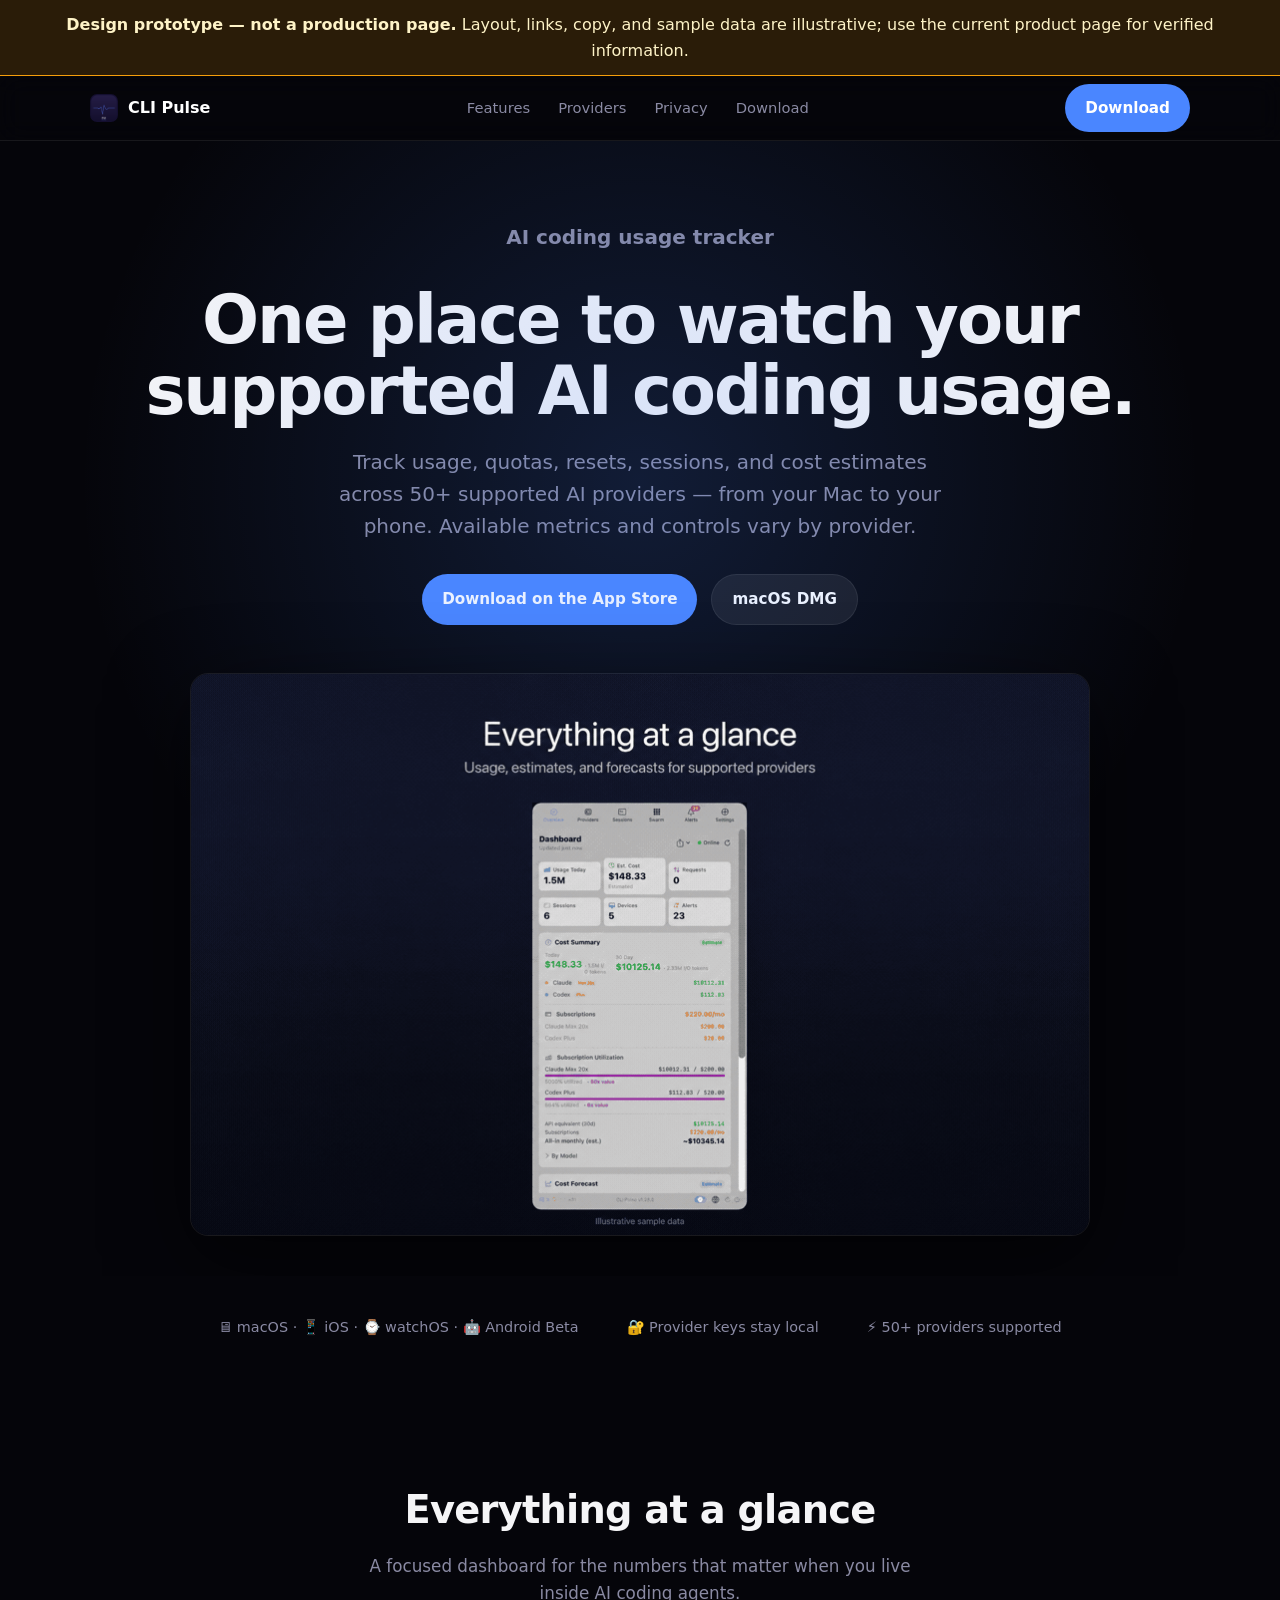
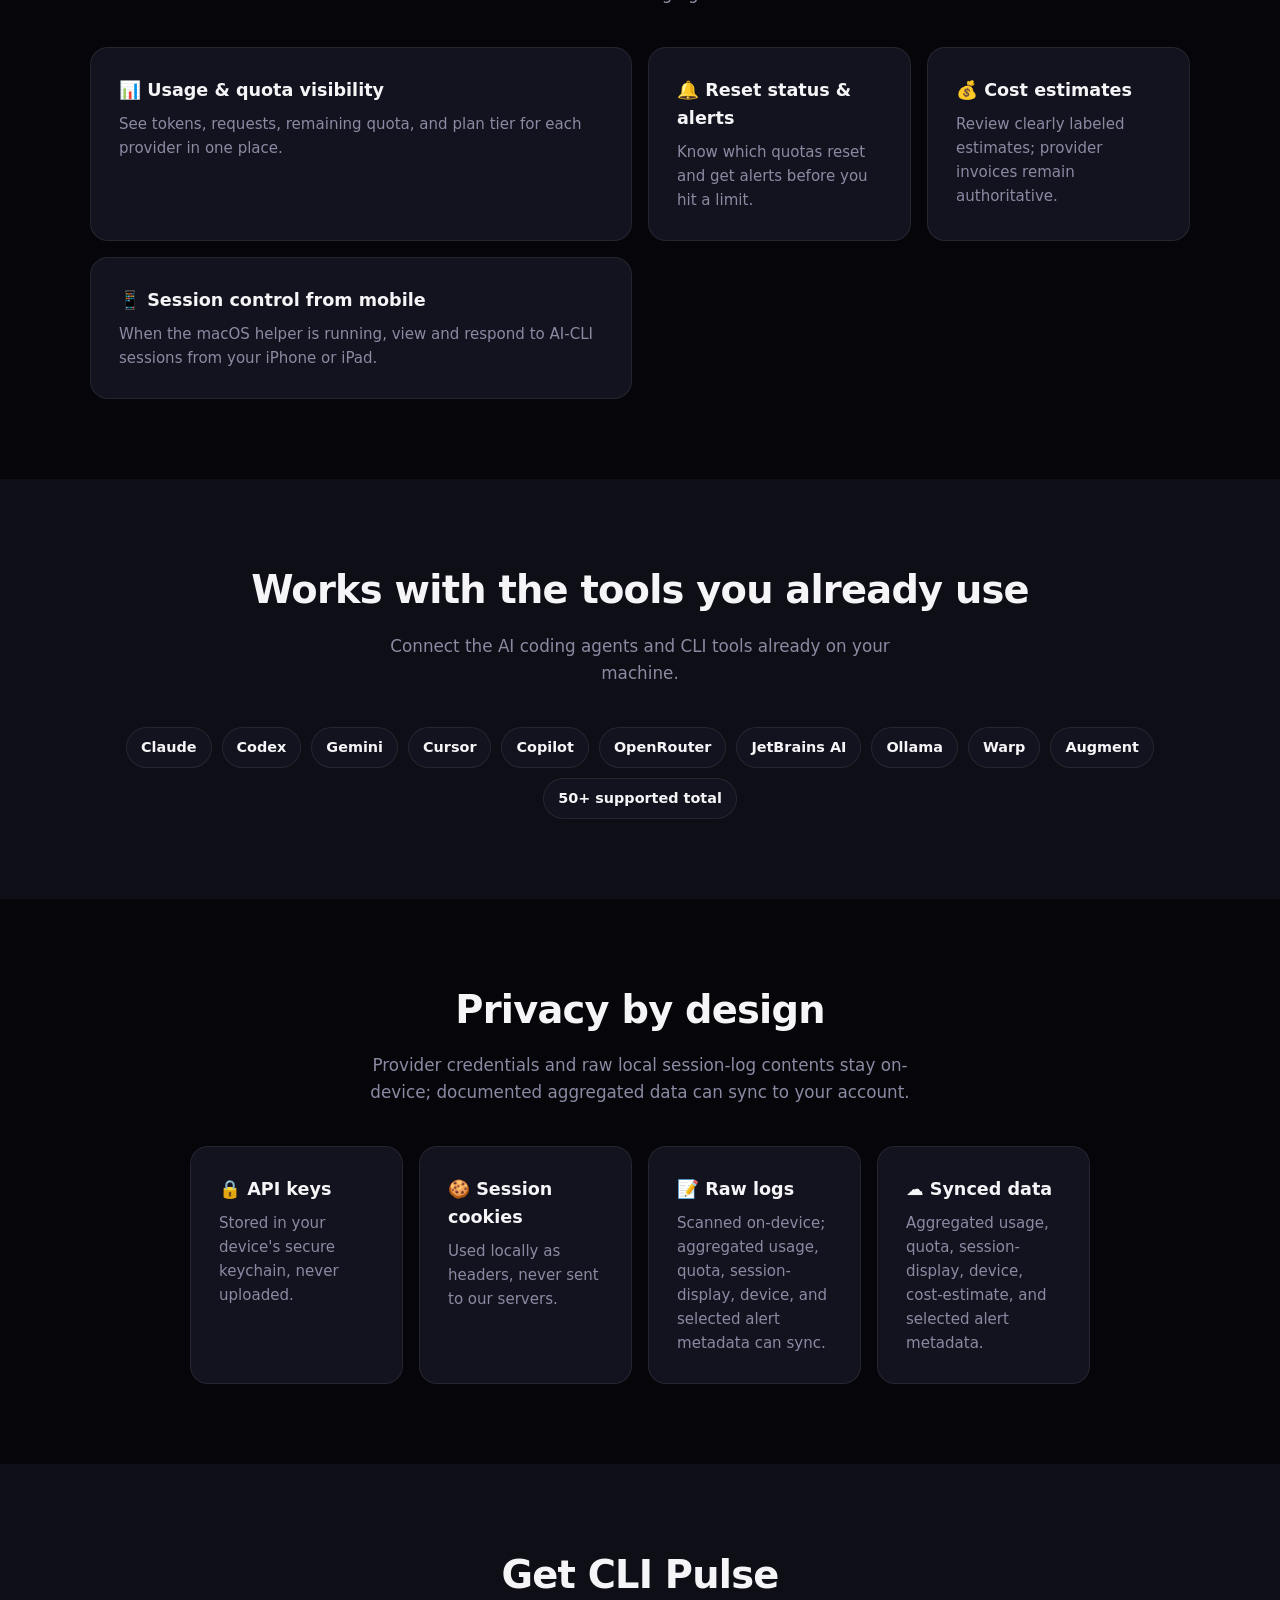
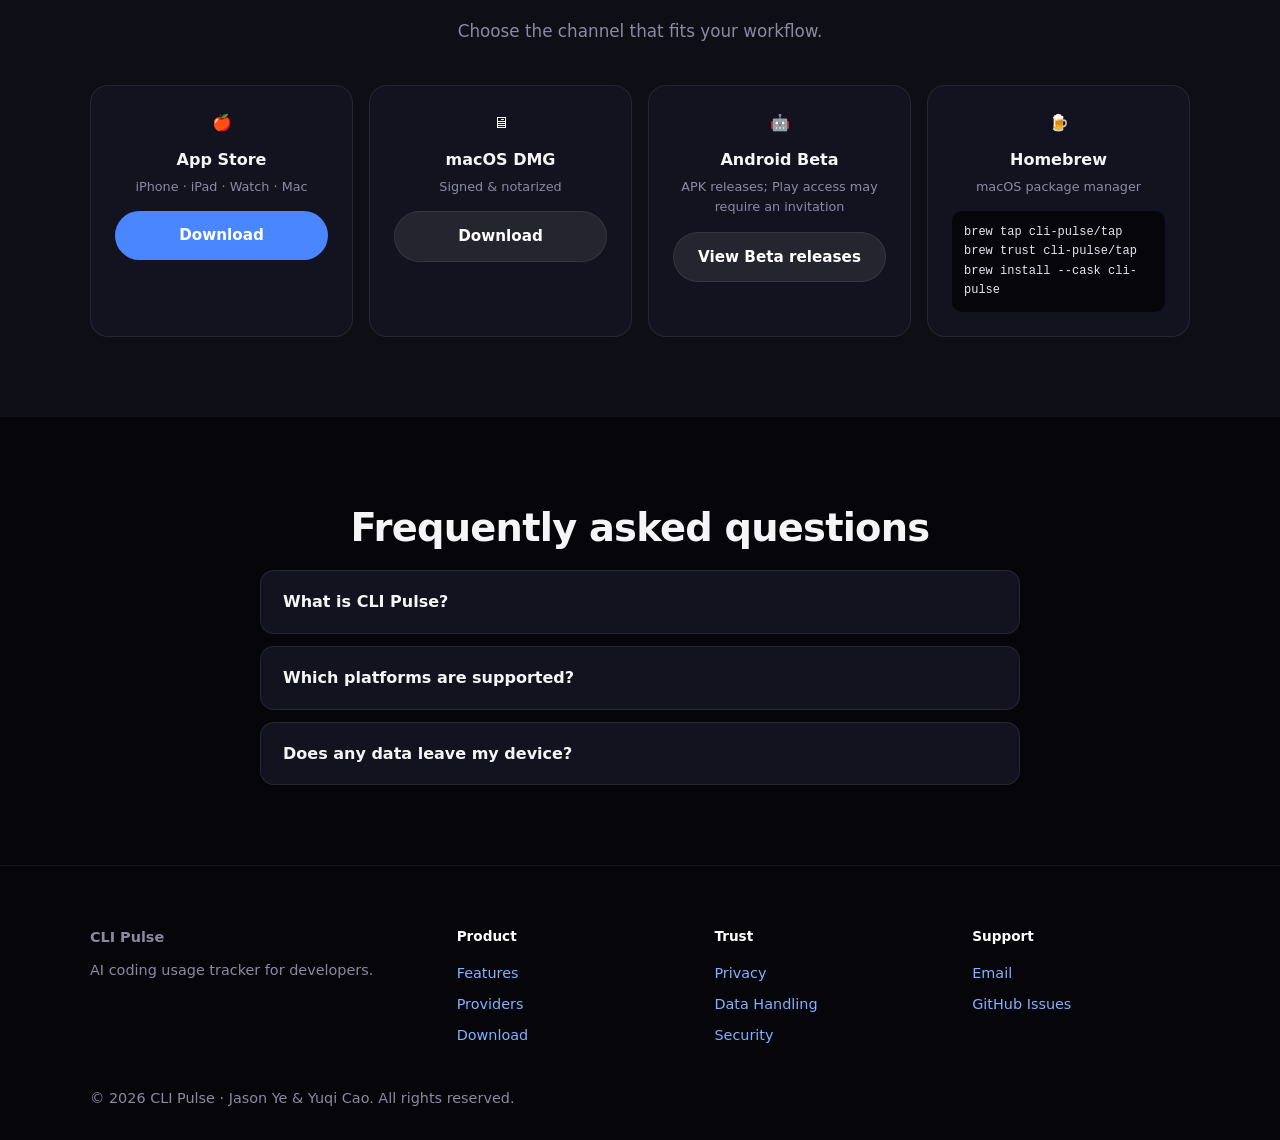
<file: docs/prototypes/v2-a.html>
<!DOCTYPE html>
<html lang="en">
<head>
<meta charset="utf-8">
<meta name="viewport" content="width=device-width, initial-scale=1">
<meta name="robots" content="noindex,nofollow">
<title>CLI Pulse — V2 Direction A: Mission Control</title>
<style>
  :root {
    --bg-page: #05050a;
    --bg-surface: #0e0e16;
    --bg-card: #13131f;
    --text: #f5f5f7;
    --text-muted: #8a8aa3;
    --brand: #4a86ff;
    --brand-light: #82b1ff;
    --accent-green: #3ddc84;
    --border: rgba(255,255,255,0.08);
    --radius: 18px;
  }
  * { margin:0; padding:0; box-sizing:border-box; }
  html { scroll-behavior:smooth; }
  body {
    font-family: -apple-system, BlinkMacSystemFont, "SF Pro Text", system-ui, sans-serif;
    background: var(--bg-page);
    color: var(--text);
    line-height:1.6;
  }
  a { color: var(--brand-light); text-decoration:none; }
  img { max-width:100%; display:block; }
  .container { width:min(1100px, 92%); margin-inline:auto; }
  header {
    position:sticky; top:0; z-index:50;
    background: rgba(5,5,10,0.8);
    backdrop-filter: blur(12px);
    border-bottom:1px solid var(--border);
  }
  nav { display:flex; align-items:center; justify-content:space-between; height:64px; }
  .brand { display:flex; align-items:center; gap:10px; font-weight:700; color:#fff; }
  .brand img { width:28px; height:28px; border-radius:7px; }
  .nav-links { display:flex; gap:28px; list-style:none; font-size:0.92rem; }
  .nav-links a { color: var(--text-muted); }
  .nav-links a:hover { color:#fff; }
  .btn {
    display:inline-flex; align-items:center; gap:8px;
    padding:12px 20px; border-radius:999px; font-weight:600; font-size:0.95rem;
    transition: transform .15s ease;
  }
  .btn:hover { transform: translateY(-1px); text-decoration:none; }
  .btn-primary { background: var(--brand); color:#fff; }
  .btn-secondary { background: rgba(255,255,255,0.08); color:#fff; border:1px solid var(--border); }

  .hero { text-align:center; padding: 80px 0 40px; position:relative; overflow:hidden; }
  .hero::before {
    content:""; position:absolute; inset:0;
    background: radial-gradient(circle at 50% 30%, rgba(74,134,255,0.18), transparent 55%);
    pointer-events:none;
  }
  .eyebrow { color:var(--brand-light); font-weight:600; font-size:0.85rem; margin-bottom:16px; }
  .hero h1 { font-size: clamp(2.4rem, 6vw, 4.2rem); line-height:1.05; letter-spacing:-0.03em; margin-bottom:20px; }
  .hero p { color:var(--text-muted); font-size: clamp(1.05rem, 2.2vw, 1.25rem); max-width:640px; margin:0 auto 32px; }
  .hero-actions { display:flex; justify-content:center; gap:14px; flex-wrap:wrap; margin-bottom:48px; }
  .hero-visual { position:relative; max-width:900px; margin:0 auto; }
  .hero-visual img { border-radius: var(--radius); box-shadow: 0 24px 80px rgba(0,0,0,0.6); border:1px solid var(--border); }

  .trust { padding: 40px 0 60px; text-align:center; }
  .trust-row { display:flex; flex-wrap:wrap; justify-content:center; gap:32px 48px; color:var(--text-muted); font-size:0.9rem; }
  .trust-row span { display:flex; align-items:center; gap:8px; }

  .section { padding: 80px 0; }
  .section-title { font-size: clamp(1.7rem, 4vw, 2.4rem); font-weight:800; letter-spacing:-0.02em; margin-bottom:12px; }
  .section-lede { color:var(--text-muted); font-size:1.05rem; max-width:560px; margin-bottom:40px; }
  .section-head { text-align:center; }
  .section-head .section-lede { margin-inline:auto; }

  .bento { display:grid; grid-template-columns: repeat(4, 1fr); gap:16px; }
  .bento-card {
    background: var(--bg-card); border:1px solid var(--border); border-radius: var(--radius);
    padding: 28px; text-align:left;
  }
  .bento-card h3 { font-size:1.1rem; margin-bottom:8px; display:flex; align-items:center; gap:10px; }
  .bento-card p { color:var(--text-muted); font-size:0.94rem; }
  .bento-card.wide { grid-column: span 2; }
  .bento-card.tall { grid-row: span 2; }

  .providers { display:flex; flex-wrap:wrap; justify-content:center; gap:10px; margin-top:28px; }
  .chip { background: var(--bg-card); border:1px solid var(--border); padding:8px 14px; border-radius:999px; font-size:0.9rem; font-weight:600; }

  .download-grid { display:grid; grid-template-columns: repeat(4, 1fr); gap:16px; }
  .download-card { background: var(--bg-card); border:1px solid var(--border); border-radius: var(--radius); padding:24px; text-align:center; }
  .download-card h4 { margin:12px 0 4px; }
  .download-card small { color:var(--text-muted); font-size:0.8rem; display:block; margin-bottom:14px; }
  .code { background:#05050a; color:#e6e6f0; padding:12px; border-radius:10px; font-family: ui-monospace, Menlo, monospace; font-size:0.75rem; text-align:left; overflow-x:auto; }

  .faq { max-width:760px; margin:0 auto; display:grid; gap:12px; }
  details { background: var(--bg-card); border:1px solid var(--border); border-radius:14px; padding:18px 22px; }
  summary { font-weight:700; cursor:pointer; list-style:none; display:flex; justify-content:space-between; }
  summary::-webkit-details-marker { display:none; }
  details p { color:var(--text-muted); margin-top:10px; font-size:0.95rem; }

  footer { border-top:1px solid var(--border); padding: 60px 0 30px; color:var(--text-muted); font-size:0.9rem; }
  .footer-grid { display:grid; grid-template-columns: 1.5fr repeat(3, 1fr); gap:40px; margin-bottom:40px; }
  .footer-grid h4 { color:#fff; margin-bottom:14px; font-size:0.85rem; }
  .footer-grid ul { list-style:none; display:grid; gap:8px; }

  @media (max-width: 900px) {
    .bento { grid-template-columns: repeat(2, 1fr); }
    .download-grid { grid-template-columns: repeat(2, 1fr); }
    .footer-grid { grid-template-columns: 1fr 1fr; }
  }
  @media (max-width: 560px) {
    .nav-links { display:none; }
    .bento, .download-grid { grid-template-columns: 1fr; }
    .bento-card.wide { grid-column:auto; }
    .footer-grid { grid-template-columns: 1fr; }
  }
</style>
</head>
<body>

<aside id="prototype-only" role="note" style="padding:12px 20px;background:#2a1c08;color:#fef3c7;border-bottom:1px solid #f59e0b;text-align:center"><strong>Design prototype — not a production page.</strong> Layout, links, copy, and sample data are illustrative; use the current product page for verified information.</aside>

<header>
  <div class="container">
    <nav>
      <a class="brand" href="#">
        <img src="../assets/app-icon.png" alt="">
        CLI Pulse
      </a>
      <ul class="nav-links">
        <li><a href="#features">Features</a></li>
        <li><a href="#providers">Providers</a></li>
        <li><a href="#privacy">Privacy</a></li>
        <li><a href="#download">Download</a></li>
      </ul>
      <a class="btn btn-primary" href="https://apps.apple.com/us/app/cli-pulse/id6761163709">Download</a>
    </nav>
  </div>
</header>

<section class="hero">
  <div class="container">
    <p class="eyebrow">AI coding usage tracker</p>
    <h1>One place to watch your supported AI coding usage.</h1>
    <p>Track usage, quotas, resets, sessions, and cost estimates across 50+ supported AI providers — from your Mac to your phone. Available metrics and controls vary by provider.</p>
    <div class="hero-actions">
      <a class="btn btn-primary" href="https://apps.apple.com/us/app/cli-pulse/id6761163709">Download on the App Store</a>
      <a class="btn btn-secondary" href="https://github.com/cli-pulse/cli-pulse-distrib/releases/latest">macOS DMG</a>
    </div>
    <div class="hero-visual">
      <img src="../assets/hero-mac-v2.png" alt="Illustrative CLI Pulse dashboard with sample provider usage and estimates.">
    </div>
  </div>
</section>

<section class="trust">
  <div class="container">
    <div class="trust-row">
      <span>🖥 macOS · 📱 iOS · ⌚ watchOS · 🤖 Android Beta</span>
      <span>🔐 Provider keys stay local</span>
      <span>⚡ 50+ providers supported</span>
    </div>
  </div>
</section>

<section class="section" id="features">
  <div class="container">
    <div class="section-head">
      <h2 class="section-title">Everything at a glance</h2>
      <p class="section-lede">A focused dashboard for the numbers that matter when you live inside AI coding agents.</p>
    </div>
    <div class="bento">
      <article class="bento-card wide">
        <h3>📊 Usage &amp; quota visibility</h3>
        <p>See tokens, requests, remaining quota, and plan tier for each provider in one place.</p>
      </article>
      <article class="bento-card">
        <h3>🔔 Reset status &amp; alerts</h3>
        <p>Know which quotas reset and get alerts before you hit a limit.</p>
      </article>
      <article class="bento-card">
        <h3>💰 Cost estimates</h3>
        <p>Review clearly labeled estimates; provider invoices remain authoritative.</p>
      </article>
      <article class="bento-card wide">
        <h3>📱 Session control from mobile</h3>
        <p>When the macOS helper is running, view and respond to AI-CLI sessions from your iPhone or iPad.</p>
      </article>
    </div>
  </div>
</section>

<section class="section" id="providers" style="background:var(--bg-surface)">
  <div class="container">
    <div class="section-head">
      <h2 class="section-title">Works with the tools you already use</h2>
      <p class="section-lede">Connect the AI coding agents and CLI tools already on your machine.</p>
    </div>
    <div class="providers">
      <span class="chip">Claude</span>
      <span class="chip">Codex</span>
      <span class="chip">Gemini</span>
      <span class="chip">Cursor</span>
      <span class="chip">Copilot</span>
      <span class="chip">OpenRouter</span>
      <span class="chip">JetBrains AI</span>
      <span class="chip">Ollama</span>
      <span class="chip">Warp</span>
      <span class="chip">Augment</span>
      <span class="chip">50+ supported total</span>
    </div>
  </div>
</section>

<section class="section" id="privacy">
  <div class="container">
    <div class="section-head">
      <h2 class="section-title">Privacy by design</h2>
      <p class="section-lede">Provider credentials and raw local session-log contents stay on-device; documented aggregated data can sync to your account.</p>
    </div>
    <div class="bento" style="max-width:900px; margin-inline:auto">
      <article class="bento-card">
        <h3>🔒 API keys</h3>
        <p>Stored in your device's secure keychain, never uploaded.</p>
      </article>
      <article class="bento-card">
        <h3>🍪 Session cookies</h3>
        <p>Used locally as headers, never sent to our servers.</p>
      </article>
      <article class="bento-card">
        <h3>📝 Raw logs</h3>
        <p>Scanned on-device; aggregated usage, quota, session-display, device, and selected alert metadata can sync.</p>
      </article>
      <article class="bento-card">
        <h3>☁️ Synced data</h3>
        <p>Aggregated usage, quota, session-display, device, cost-estimate, and selected alert metadata.</p>
      </article>
    </div>
  </div>
</section>

<section class="section" id="download" style="background:var(--bg-surface)">
  <div class="container">
    <div class="section-head">
      <h2 class="section-title">Get CLI Pulse</h2>
      <p class="section-lede">Choose the channel that fits your workflow.</p>
    </div>
    <div class="download-grid">
      <article class="download-card">
        <div>🍎</div>
        <h4>App Store</h4>
        <small>iPhone · iPad · Watch · Mac</small>
        <a class="btn btn-primary" href="https://apps.apple.com/us/app/cli-pulse/id6761163709" style="width:100%; justify-content:center">Download</a>
      </article>
      <article class="download-card">
        <div>🖥</div>
        <h4>macOS DMG</h4>
        <small>Signed &amp; notarized</small>
        <a class="btn btn-secondary" href="https://github.com/cli-pulse/cli-pulse-distrib/releases/latest" style="width:100%; justify-content:center">Download</a>
      </article>
      <article class="download-card">
        <div>🤖</div>
        <h4>Android Beta</h4>
        <small>APK releases; Play access may require an invitation</small>
        <a class="btn btn-secondary" href="https://github.com/cli-pulse/cli-pulse/releases" style="width:100%; justify-content:center">View Beta releases</a>
      </article>
      <article class="download-card">
        <div>🍺</div>
        <h4>Homebrew</h4>
        <small>macOS package manager</small>
        <div class="code">brew tap cli-pulse/tap
brew trust cli-pulse/tap
brew install --cask cli-pulse</div>
      </article>
    </div>
  </div>
</section>

<section class="section">
  <div class="container">
    <div class="section-head">
      <h2 class="section-title">Frequently asked questions</h2>
    </div>
    <div class="faq">
      <details>
        <summary>What is CLI Pulse?</summary>
        <p>A developer app for monitoring usage, quotas, resets, sessions, and cost estimates across AI coding providers.</p>
      </details>
      <details>
        <summary>Which platforms are supported?</summary>
        <p>macOS, iOS, and watchOS are available on the App Store. Android Beta availability and controls can differ from Apple clients.</p>
      </details>
      <details>
        <summary>Does any data leave my device?</summary>
        <p>API keys, cookies, OAuth tokens, and raw session logs stay local. Only aggregated metrics and metadata sync to your account.</p>
      </details>
    </div>
  </div>
</section>

<footer>
  <div class="container">
    <div class="footer-grid">
      <div>
        <strong>CLI Pulse</strong>
        <p style="margin-top:10px">AI coding usage tracker for developers.</p>
      </div>
      <div>
        <h4>Product</h4>
        <ul>
          <li><a href="#features">Features</a></li>
          <li><a href="#providers">Providers</a></li>
          <li><a href="#download">Download</a></li>
        </ul>
      </div>
      <div>
        <h4>Trust</h4>
        <ul>
          <li><a href="../privacy.html">Privacy</a></li>
          <li><a href="../data-handling.html">Data Handling</a></li>
          <li><a href="../security.html">Security</a></li>
        </ul>
      </div>
      <div>
        <h4>Support</h4>
        <ul>
          <li><a href="mailto:clipulse.support@gmail.com">Email</a></li>
          <li><a href="https://github.com/cli-pulse/cli-pulse/issues">GitHub Issues</a></li>
        </ul>
      </div>
    </div>
    <p>&copy; 2026 CLI Pulse · Jason Ye &amp; Yuqi Cao. All rights reserved.</p>
  </div>
</footer>

</body>
</html>
</file>
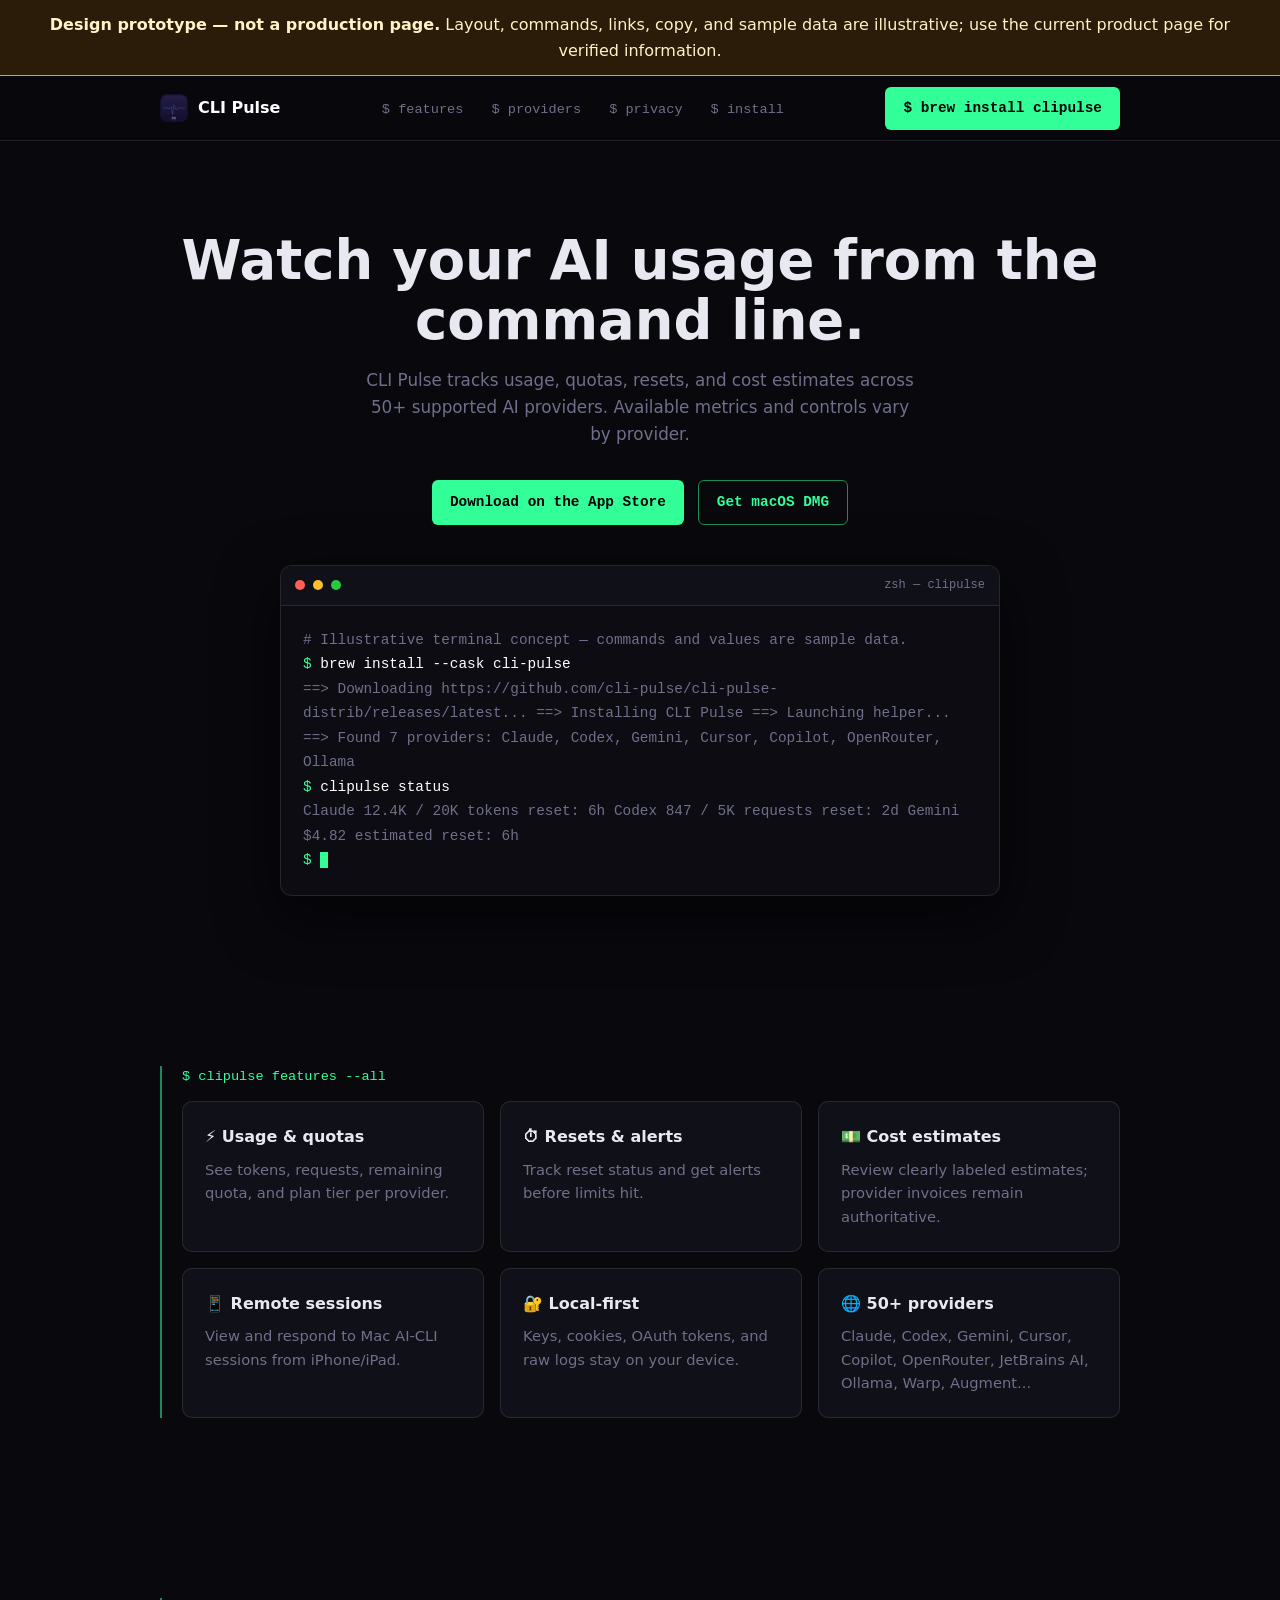
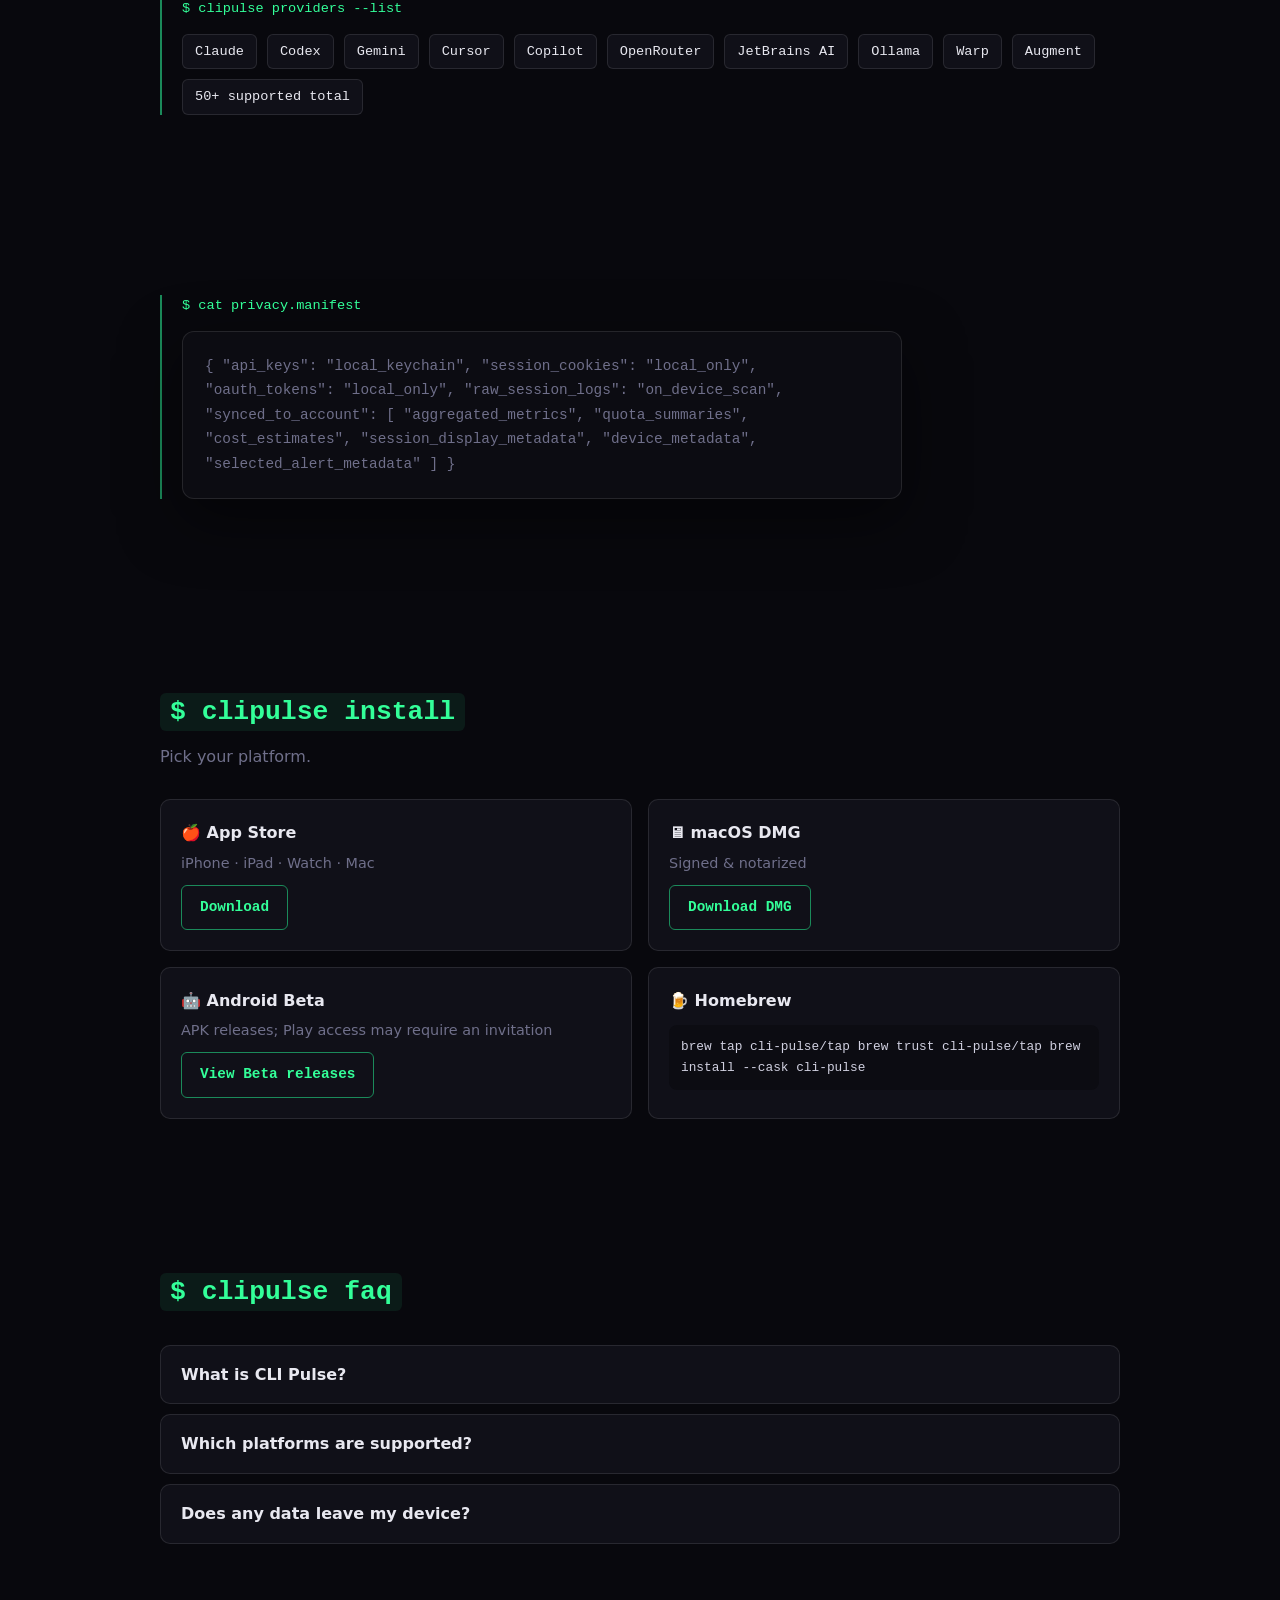
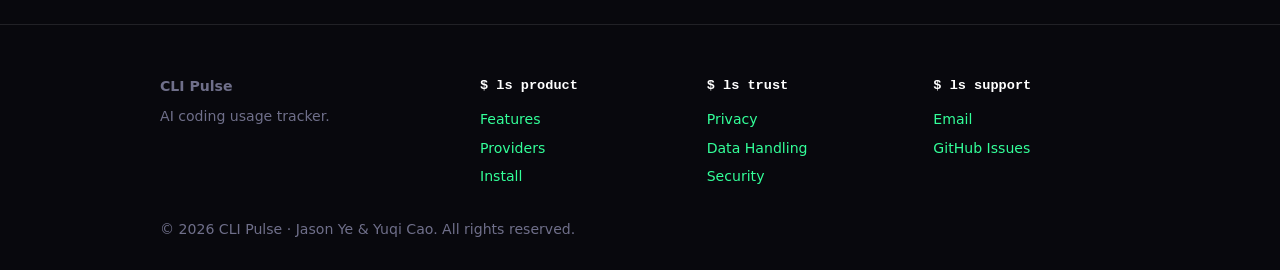
<file: docs/prototypes/v2-b.html>
<!DOCTYPE html>
<html lang="en">
<head>
<meta charset="utf-8">
<meta name="viewport" content="width=device-width, initial-scale=1">
<meta name="robots" content="noindex,nofollow">
<title>CLI Pulse — V2 Direction B: Terminal</title>
<style>
  :root {
    --bg: #08080d;
    --bg-panel: #101018;
    --bg-term: #0c0c12;
    --text: #e8e8f0;
    --text-muted: #6f6f8a;
    --green: #33ff99;
    --green-dim: #1b8a5a;
    --blue: #4a86ff;
    --border: rgba(255,255,255,0.1);
    --mono: ui-monospace, SFMono-Regular, Menlo, "Cascadia Mono", monospace;
  }
  * { margin:0; padding:0; box-sizing:border-box; }
  html { scroll-behavior:smooth; }
  body {
    font-family: -apple-system, BlinkMacSystemFont, "SF Pro Text", system-ui, sans-serif;
    background: var(--bg); color: var(--text); line-height:1.6;
  }
  a { color: var(--green); text-decoration:none; }
  img { max-width:100%; display:block; }
  .container { width:min(960px, 92%); margin-inline:auto; }
  header {
    position:sticky; top:0; z-index:50;
    background: rgba(8,8,13,0.85); backdrop-filter: blur(12px);
    border-bottom:1px solid var(--border);
  }
  nav { display:flex; align-items:center; justify-content:space-between; height:64px; }
  .brand { display:flex; align-items:center; gap:10px; font-weight:700; color:#fff; }
  .brand img { width:28px; height:28px; border-radius:7px; }
  .nav-links { display:flex; gap:28px; list-style:none; font-size:0.92rem; }
  .nav-links a { color: var(--text-muted); font-family: var(--mono); font-size:0.85rem; }
  .nav-links a:hover { color:var(--green); }
  .btn {
    display:inline-flex; align-items:center; gap:8px;
    padding:10px 18px; border-radius:6px; font-weight:600; font-size:0.9rem;
    font-family: var(--mono);
  }
  .btn-primary { background: var(--green); color:#000; }
  .btn-secondary { background: transparent; color:var(--green); border:1px solid var(--green-dim); }

  .hero { padding: 90px 0 40px; text-align:center; }
  .hero h1 { font-size: clamp(2rem, 5vw, 3.4rem); line-height:1.1; margin-bottom:16px; }
  .hero p { color:var(--text-muted); font-size:1.05rem; max-width:560px; margin:0 auto 32px; }
  .hero-actions { display:flex; justify-content:center; gap:14px; flex-wrap:wrap; margin-bottom:40px; }

  .terminal {
    background: var(--bg-term); border:1px solid var(--border); border-radius:12px;
    max-width:720px; margin:0 auto 60px; overflow:hidden; text-align:left;
    box-shadow: 0 20px 60px rgba(0,0,0,0.5);
  }
  .term-bar { background: var(--bg-panel); padding:10px 14px; display:flex; gap:8px; align-items:center; border-bottom:1px solid var(--border); }
  .dot { width:10px; height:10px; border-radius:50%; }
  .dot.r { background:#ff5f57; } .dot.y { background:#febc2e; } .dot.g { background:#28c840; }
  .term-body { padding: 22px; font-family: var(--mono); font-size:0.9rem; line-height:1.7; }
  .prompt { color: var(--green); }
  .cmd { color: #fff; }
  .out { color: var(--text-muted); }
  .cursor { display:inline-block; width:8px; height:1.1em; background:var(--green); animation: blink 1s step-end infinite; vertical-align:middle; }
  @keyframes blink { 50% { opacity:0; } }

  .section { padding: 70px 0; }
  .section-head { margin-bottom:30px; }
  .section-title { font-size: clamp(1.5rem, 3.5vw, 2.2rem); font-weight:800; }
  .section-title code { font-family:var(--mono); color:var(--green); font-size:0.75em; background:rgba(51,255,153,0.08); padding:4px 10px; border-radius:6px; }
  .section-lede { color:var(--text-muted); margin-top:8px; }

  .cmd-block {
    border-left: 2px solid var(--green-dim); padding-left:20px; margin-bottom:40px;
  }
  .cmd-label { font-family:var(--mono); color:var(--green); font-size:0.85rem; margin-bottom:14px; }

  .grid { display:grid; grid-template-columns: repeat(3, 1fr); gap:16px; }
  .card {
    background: var(--bg-panel); border:1px solid var(--border); border-radius:10px; padding:22px;
  }
  .card h3 { font-size:1rem; margin-bottom:8px; display:flex; align-items:center; gap:8px; }
  .card p { color:var(--text-muted); font-size:0.92rem; }

  .provider-list { display:flex; flex-wrap:wrap; gap:10px; }
  .provider-list span { font-family:var(--mono); background:var(--bg-panel); border:1px solid var(--border); padding:6px 12px; border-radius:6px; font-size:0.85rem; }

  .download-list { display:grid; grid-template-columns: repeat(2, 1fr); gap:16px; }
  .download-item { background:var(--bg-panel); border:1px solid var(--border); border-radius:10px; padding:20px; }
  .download-item h4 { margin-bottom:6px; }
  .download-item .code { margin-top:12px; background:var(--bg-term); padding:12px; border-radius:8px; font-family:var(--mono); font-size:0.8rem; color:#d0d0e0; }

  .faq-list details { background:var(--bg-panel); border:1px solid var(--border); border-radius:10px; padding:16px 20px; margin-bottom:10px; }
  .faq-list summary { font-weight:700; cursor:pointer; list-style:none; }
  .faq-list p { color:var(--text-muted); margin-top:10px; font-size:0.94rem; }

  footer { border-top:1px solid var(--border); padding:50px 0 30px; color:var(--text-muted); font-size:0.88rem; }
  .footer-grid { display:grid; grid-template-columns: 1.5fr repeat(3,1fr); gap:40px; margin-bottom:30px; }
  .footer-grid h4 { color:#fff; margin-bottom:12px; font-family:var(--mono); font-size:0.85rem; }
  .footer-grid ul { list-style:none; display:grid; gap:6px; }

  @media (max-width: 800px) {
    .grid, .download-list { grid-template-columns: 1fr; }
    .footer-grid { grid-template-columns: 1fr 1fr; }
    .nav-links { display:none; }
  }
  @media (max-width: 480px) {
    .footer-grid { grid-template-columns: 1fr; }
  }
</style>
</head>
<body>

<aside id="prototype-only" role="note" style="padding:12px 20px;background:#2a1c08;color:#fef3c7;border-bottom:1px solid #f59e0b;text-align:center;font-family:system-ui,sans-serif"><strong>Design prototype — not a production page.</strong> Layout, commands, links, copy, and sample data are illustrative; use the current product page for verified information.</aside>

<header>
  <div class="container">
    <nav>
      <a class="brand" href="#">
        <img src="../assets/app-icon.png" alt="">
        CLI Pulse
      </a>
      <ul class="nav-links">
        <li><a href="#features">$ features</a></li>
        <li><a href="#providers">$ providers</a></li>
        <li><a href="#privacy">$ privacy</a></li>
        <li><a href="#download">$ install</a></li>
      </ul>
      <a class="btn btn-primary" href="https://apps.apple.com/us/app/cli-pulse/id6761163709">$ brew install clipulse</a>
    </nav>
  </div>
</header>

<section class="hero">
  <div class="container">
    <h1>Watch your AI usage from the command line.</h1>
    <p>CLI Pulse tracks usage, quotas, resets, and cost estimates across 50+ supported AI providers. Available metrics and controls vary by provider.</p>
    <div class="hero-actions">
      <a class="btn btn-primary" href="https://apps.apple.com/us/app/cli-pulse/id6761163709">Download on the App Store</a>
      <a class="btn btn-secondary" href="https://github.com/cli-pulse/cli-pulse-distrib/releases/latest">Get macOS DMG</a>
    </div>

    <div class="terminal">
      <div class="term-bar">
        <span class="dot r"></span>
        <span class="dot y"></span>
        <span class="dot g"></span>
        <span style="margin-left:auto; color:var(--text-muted); font-size:0.75rem; font-family:var(--mono)">zsh — clipulse</span>
      </div>
      <div class="term-body">
        <div class="out"># Illustrative terminal concept — commands and values are sample data.</div>
        <div><span class="prompt">$</span> <span class="cmd">brew install --cask cli-pulse</span></div>
        <div class="out">==> Downloading https://github.com/cli-pulse/cli-pulse-distrib/releases/latest...
==> Installing CLI Pulse
==> Launching helper...
==> Found 7 providers: Claude, Codex, Gemini, Cursor, Copilot, OpenRouter, Ollama</div>
        <div><span class="prompt">$</span> <span class="cmd">clipulse status</span></div>
        <div class="out">Claude   12.4K / 20K tokens   reset: 6h
Codex     847 / 5K requests     reset: 2d
Gemini    $4.82 estimated       reset: 6h</div>
        <div><span class="prompt">$</span> <span class="cursor"></span></div>
      </div>
    </div>
  </div>
</section>

<section class="section" id="features">
  <div class="container">
    <div class="cmd-block">
      <div class="cmd-label">$ clipulse features --all</div>
      <div class="grid">
        <article class="card">
          <h3>⚡ Usage &amp; quotas</h3>
          <p>See tokens, requests, remaining quota, and plan tier per provider.</p>
        </article>
        <article class="card">
          <h3>⏱ Resets &amp; alerts</h3>
          <p>Track reset status and get alerts before limits hit.</p>
        </article>
        <article class="card">
          <h3>💵 Cost estimates</h3>
          <p>Review clearly labeled estimates; provider invoices remain authoritative.</p>
        </article>
        <article class="card">
          <h3>📱 Remote sessions</h3>
          <p>View and respond to Mac AI-CLI sessions from iPhone/iPad.</p>
        </article>
        <article class="card">
          <h3>🔐 Local-first</h3>
          <p>Keys, cookies, OAuth tokens, and raw logs stay on your device.</p>
        </article>
        <article class="card">
          <h3>🌐 50+ providers</h3>
          <p>Claude, Codex, Gemini, Cursor, Copilot, OpenRouter, JetBrains AI, Ollama, Warp, Augment...</p>
        </article>
      </div>
    </div>
  </div>
</section>

<section class="section" id="providers">
  <div class="container">
    <div class="cmd-block">
      <div class="cmd-label">$ clipulse providers --list</div>
      <div class="provider-list">
        <span>Claude</span>
        <span>Codex</span>
        <span>Gemini</span>
        <span>Cursor</span>
        <span>Copilot</span>
        <span>OpenRouter</span>
        <span>JetBrains AI</span>
        <span>Ollama</span>
        <span>Warp</span>
        <span>Augment</span>
        <span>50+ supported total</span>
      </div>
    </div>
  </div>
</section>

<section class="section" id="privacy">
  <div class="container">
    <div class="cmd-block">
      <div class="cmd-label">$ cat privacy.manifest</div>
      <div class="terminal" style="margin:0">
        <div class="term-body">
          <div class="out">{
  "api_keys": "local_keychain",
  "session_cookies": "local_only",
  "oauth_tokens": "local_only",
  "raw_session_logs": "on_device_scan",
  "synced_to_account": [
    "aggregated_metrics",
    "quota_summaries",
    "cost_estimates",
    "session_display_metadata",
    "device_metadata",
    "selected_alert_metadata"
  ]
}</div>
        </div>
      </div>
    </div>
  </div>
</section>

<section class="section" id="download">
  <div class="container">
    <div class="section-head">
      <h2 class="section-title"><code>$ clipulse install</code></h2>
      <p class="section-lede">Pick your platform.</p>
    </div>
    <div class="download-list">
      <article class="download-item">
        <h4>🍎 App Store</h4>
        <p style="color:var(--text-muted); font-size:0.9rem">iPhone · iPad · Watch · Mac</p>
        <a class="btn btn-secondary" href="https://apps.apple.com/us/app/cli-pulse/id6761163709" style="margin-top:10px">Download</a>
      </article>
      <article class="download-item">
        <h4>🖥 macOS DMG</h4>
        <p style="color:var(--text-muted); font-size:0.9rem">Signed &amp; notarized</p>
        <a class="btn btn-secondary" href="https://github.com/cli-pulse/cli-pulse-distrib/releases/latest" style="margin-top:10px">Download DMG</a>
      </article>
      <article class="download-item">
        <h4>🤖 Android Beta</h4>
        <p style="color:var(--text-muted); font-size:0.9rem">APK releases; Play access may require an invitation</p>
        <a class="btn btn-secondary" href="https://github.com/cli-pulse/cli-pulse/releases" style="margin-top:10px">View Beta releases</a>
      </article>
      <article class="download-item">
        <h4>🍺 Homebrew</h4>
        <div class="code">brew tap cli-pulse/tap
brew trust cli-pulse/tap
brew install --cask cli-pulse</div>
      </article>
    </div>
  </div>
</section>

<section class="section">
  <div class="container">
    <div class="section-head">
      <h2 class="section-title"><code>$ clipulse faq</code></h2>
    </div>
    <div class="faq-list">
      <details>
        <summary>What is CLI Pulse?</summary>
        <p>A developer app for monitoring AI coding usage, quotas, resets, sessions, and cost estimates across providers.</p>
      </details>
      <details>
        <summary>Which platforms are supported?</summary>
        <p>macOS, iOS, and watchOS are on the App Store; Android Beta availability and controls can differ from Apple clients.</p>
      </details>
      <details>
        <summary>Does any data leave my device?</summary>
        <p>API keys, cookies, OAuth tokens, and raw session logs stay local. Aggregated usage, quota, session-display, device, cost-estimate, and selected alert metadata can sync to your account.</p>
      </details>
    </div>
  </div>
</section>

<footer>
  <div class="container">
    <div class="footer-grid">
      <div>
        <strong>CLI Pulse</strong>
        <p style="margin-top:8px">AI coding usage tracker.</p>
      </div>
      <div>
        <h4>$ ls product</h4>
        <ul>
          <li><a href="#features">Features</a></li>
          <li><a href="#providers">Providers</a></li>
          <li><a href="#download">Install</a></li>
        </ul>
      </div>
      <div>
        <h4>$ ls trust</h4>
        <ul>
          <li><a href="../privacy.html">Privacy</a></li>
          <li><a href="../data-handling.html">Data Handling</a></li>
          <li><a href="../security.html">Security</a></li>
        </ul>
      </div>
      <div>
        <h4>$ ls support</h4>
        <ul>
          <li><a href="mailto:clipulse.support@gmail.com">Email</a></li>
          <li><a href="https://github.com/cli-pulse/cli-pulse/issues">GitHub Issues</a></li>
        </ul>
      </div>
    </div>
    <p>&copy; 2026 CLI Pulse · Jason Ye &amp; Yuqi Cao. All rights reserved.</p>
  </div>
</footer>

</body>
</html>
</file>
<file: docs/assets/site.css>
/* CLI Pulse — Landing page styles */
/* Deep indigo/near-black field, blue pulse-line motif, cyan/violet accents */

:root {
  /* Backgrounds */
  --bg-primary: #08081a;
  --bg-card: #10102a;
  --bg-card-hover: #141435;
  --bg-nav: rgba(8, 8, 26, 0.92);

  /* Accents */
  --accent-blue: #4a7dff;
  --accent-blue-solid: #3863cf;
  --accent-blue-solid-hover: #3b68d8;
  --accent-cyan: #00c8e8;
  --accent-violet: #8b7cf0;
  --accent-violet-soft: rgba(139, 124, 240, 0.15);
  --pulse-glow: rgba(74, 125, 255, 0.25);

  /* Text */
  --text-primary: #e6e6f0;
  --text-secondary: #9898b8;
  --text-muted: #7e7e9e;

  /* Borders */
  --border-subtle: rgba(255, 255, 255, 0.08);
  --border-card: rgba(255, 255, 255, 0.06);

  /* Sizing */
  --max-width: 1200px;
  --nav-height: 56px;
}

/* Reset */
*, *::before, *::after {
  margin: 0;
  padding: 0;
  box-sizing: border-box;
}

html {
  scroll-behavior: smooth;
  scroll-padding-top: calc(var(--nav-height) + 24px);
}

body {
  font-family: -apple-system, BlinkMacSystemFont, "SF Pro Text", "SF Pro Display", system-ui, sans-serif;
  background: var(--bg-primary);
  color: var(--text-primary);
  line-height: 1.6;
  -webkit-font-smoothing: antialiased;
  -moz-osx-font-smoothing: grayscale;
}

/* Reduced motion */
@media (prefers-reduced-motion: reduce) {
  html {
    scroll-behavior: auto;
  }
  *, *::before, *::after {
    animation-duration: 0.01ms !important;
    animation-iteration-count: 1 !important;
    transition-duration: 0.01ms !important;
  }
}

/* Skip link */
.skip-link {
  position: absolute;
  top: -100%;
  left: 16px;
  background: var(--accent-blue-solid);
  color: #fff;
  padding: 8px 16px;
  border-radius: 6px;
  z-index: 1000;
  font-weight: 600;
  text-decoration: none;
  font-size: 0.95rem;
}
.skip-link:focus {
  top: 8px;
}

/* Focus states — outline survives forced-colors mode, unlike box-shadow */
a:focus-visible,
button:focus-visible,
details > summary:focus-visible {
  outline: 3px solid var(--accent-cyan);
  outline-offset: 2px;
  border-radius: 6px;
}

/* Skip-link target: focusable for the jump, but no ring on the region itself */
#main-content:focus {
  outline: none;
}

/* Links */
a {
  color: var(--accent-blue);
  text-decoration: none;
  transition: color 0.2s;
}
a:hover {
  color: var(--accent-cyan);
}

/* Navigation */
.site-nav {
  position: sticky;
  top: 0;
  z-index: 100;
  background: var(--bg-nav);
  backdrop-filter: blur(16px);
  -webkit-backdrop-filter: blur(16px);
  border-bottom: 1px solid var(--border-subtle);
  height: var(--nav-height);
}

.nav-inner {
  max-width: var(--max-width);
  margin: 0 auto;
  padding: 0 24px;
  height: 100%;
  display: flex;
  align-items: center;
  justify-content: space-between;
}

.nav-brand {
  display: flex;
  align-items: center;
  gap: 10px;
  white-space: nowrap;
  font-weight: 700;
  font-size: 1.15rem;
  color: var(--text-primary);
  text-decoration: none;
}
.nav-brand:hover {
  color: var(--text-primary);
}
.nav-brand img {
  width: 32px;
  height: 32px;
  border-radius: 7px;
}

.nav-links {
  display: flex;
  align-items: center;
  gap: 6px;
  list-style: none;
}
.nav-links a {
  display: inline-flex;
  align-items: center;
  min-height: 44px;
  padding: 0 14px;
  font-size: 0.9rem;
  font-weight: 500;
  color: var(--text-secondary);
  text-decoration: none;
  border-radius: 8px;
  transition: color 0.2s, background 0.2s;
}
.nav-links a:hover {
  color: var(--text-primary);
  background: rgba(255, 255, 255, 0.05);
}

/* Sections */
.section {
  padding: 96px 24px;
}
.section-inner {
  max-width: var(--max-width);
  margin: 0 auto;
}

.section-label {
  display: inline-block;
  font-size: 0.8rem;
  font-weight: 600;
  letter-spacing: 0.08em;
  text-transform: uppercase;
  color: var(--accent-blue);
  margin-bottom: 16px;
}

.section-title {
  font-size: 2.5rem;
  font-weight: 700;
  line-height: 1.2;
  letter-spacing: -0.02em;
  color: var(--text-primary);
  margin-bottom: 16px;
}
.section-subtitle {
  font-size: 1.15rem;
  color: var(--text-secondary);
  max-width: 640px;
  line-height: 1.6;
}

/* Hero */
.hero {
  padding: 80px 24px 64px;
  position: relative;
  overflow: hidden;
}
.hero::before {
  content: "";
  position: absolute;
  top: -40%;
  left: 50%;
  transform: translateX(-50%);
  width: 900px;
  height: 900px;
  background: radial-gradient(ellipse at center, rgba(74, 125, 255, 0.08) 0%, transparent 70%);
  pointer-events: none;
}
.hero .section-inner {
  position: relative;
  text-align: center;
}

.hero-badge {
  display: inline-flex;
  align-items: center;
  gap: 8px;
  background: var(--bg-card);
  border: 1px solid var(--border-subtle);
  border-radius: 100px;
  padding: 6px 18px;
  font-size: 0.85rem;
  color: var(--text-secondary);
  margin-bottom: 32px;
}
.hero-badge .dot {
  width: 8px;
  height: 8px;
  border-radius: 50%;
  background: var(--accent-cyan);
  box-shadow: 0 0 8px rgba(0, 200, 232, 0.5);
}

.hero-title {
  font-size: clamp(2.5rem, 6vw, 4rem);
  font-weight: 700;
  line-height: 1.1;
  letter-spacing: -0.03em;
  color: var(--text-primary);
  margin-bottom: 24px;
}
.hero-title .highlight {
  background: linear-gradient(135deg, var(--accent-blue) 0%, var(--accent-cyan) 100%);
  background-clip: text;
  -webkit-background-clip: text;
  -webkit-text-fill-color: transparent;
}

@media (forced-colors: active) {
  .hero-title .highlight {
    background: none;
    color: LinkText;
    -webkit-text-fill-color: currentColor;
  }
}

.hero-copy {
  font-size: 1.2rem;
  color: var(--text-secondary);
  max-width: 600px;
  margin: 0 auto 40px;
  line-height: 1.7;
}

.hero-actions {
  display: flex;
  align-items: center;
  justify-content: center;
  gap: 14px;
  flex-wrap: wrap;
  margin-bottom: 18px;
}

.hero-note {
  font-size: 0.85rem;
  color: var(--text-muted);
  margin-bottom: 56px;
}

.btn {
  display: inline-flex;
  align-items: center;
  justify-content: center;
  gap: 8px;
  min-height: 48px;
  padding: 0 28px;
  border-radius: 12px;
  font-size: 0.95rem;
  font-weight: 600;
  text-decoration: none;
  transition: transform 0.15s, box-shadow 0.15s, background 0.2s;
  border: none;
  cursor: pointer;
}
.btn:hover {
  transform: translateY(-1px);
}
.btn:active {
  transform: translateY(0);
}
.btn-primary {
  background: var(--accent-blue-solid);
  color: #fff;
}
.btn-primary:hover {
  background: var(--accent-blue-solid-hover);
  color: #fff;
  box-shadow: 0 4px 20px rgba(56, 99, 207, 0.35);
}
.btn-secondary {
  background: var(--bg-card);
  color: var(--text-primary);
  border: 1px solid var(--border-subtle);
}
.btn-secondary:hover {
  background: var(--bg-card-hover);
  color: var(--text-primary);
  border-color: rgba(255, 255, 255, 0.15);
}

/* Cross-device hero composition */
.hero-devices {
  display: flex;
  align-items: center;
  justify-content: center;
  gap: 24px;
  flex-wrap: wrap;
  position: relative;
}
.hero-devices img {
  border-radius: 14px;
  box-shadow: 0 20px 60px rgba(0, 0, 0, 0.5), 0 0 0 1px var(--border-subtle);
}
.hero-devices .mac-shot {
  max-width: 680px;
  width: 100%;
  height: auto;
}
.hero-devices .phone-shot {
  max-width: 220px;
  width: 100%;
  height: auto;
  border-radius: 28px;
}

/* Provider strip */
.provider-strip {
  padding: 48px 24px;
  border-top: 1px solid var(--border-subtle);
  border-bottom: 1px solid var(--border-subtle);
}
.provider-strip .section-inner {
  text-align: center;
}
.provider-label {
  font-size: 0.8rem;
  font-weight: 600;
  letter-spacing: 0.08em;
  text-transform: uppercase;
  color: var(--text-muted);
  margin-bottom: 20px;
}
.provider-list {
  display: flex;
  align-items: center;
  justify-content: center;
  flex-wrap: wrap;
  gap: 10px 20px;
  font-size: 0.95rem;
  color: var(--text-secondary);
}
.provider-list span {
  padding: 4px 12px;
  background: var(--bg-card);
  border-radius: 6px;
  font-weight: 500;
  white-space: nowrap;
}
.provider-footnote {
  font-size: 0.85rem;
  color: var(--text-muted);
  margin-top: 16px;
}

/* Outcome cards */
.cards-grid {
  display: grid;
  grid-template-columns: repeat(auto-fit, minmax(260px, 1fr));
  gap: 20px;
  margin-top: 48px;
}

.outcome-card {
  background: var(--bg-card);
  border: 1px solid var(--border-card);
  border-radius: 16px;
  padding: 32px 28px;
  transition: border-color 0.2s, background 0.2s;
}
.outcome-card:hover {
  border-color: rgba(255, 255, 255, 0.12);
  background: var(--bg-card-hover);
}

.card-icon {
  width: 44px;
  height: 44px;
  border-radius: 12px;
  display: flex;
  align-items: center;
  justify-content: center;
  font-size: 1.3rem;
  margin-bottom: 20px;
}
.card-icon.blue {
  background: rgba(74, 125, 255, 0.15);
  color: var(--accent-blue);
}
.card-icon.cyan {
  background: rgba(0, 200, 232, 0.12);
  color: var(--accent-cyan);
}
.card-icon.violet {
  background: var(--accent-violet-soft);
  color: var(--accent-violet);
}
.card-icon.green {
  background: rgba(52, 211, 153, 0.12);
  color: #34d399;
}

.outcome-card h3 {
  font-size: 1.15rem;
  font-weight: 600;
  color: var(--text-primary);
  margin-bottom: 10px;
}
.outcome-card p {
  font-size: 0.95rem;
  color: var(--text-secondary);
  line-height: 1.6;
}

/* Platform showcase */
.platform-showcase {
  background: var(--bg-card);
  border-top: 1px solid var(--border-subtle);
  border-bottom: 1px solid var(--border-subtle);
}
.showcase-layout {
  display: flex;
  align-items: center;
  gap: 64px;
  flex-wrap: wrap;
}
.showcase-text {
  flex: 1;
  min-width: 280px;
}
.showcase-text .showcase-kicker {
  font-size: 1.1rem;
  font-weight: 600;
  color: var(--accent-cyan);
  margin-bottom: 8px;
}
.showcase-text h2 {
  font-size: 2rem;
  font-weight: 700;
  color: var(--text-primary);
  margin-bottom: 16px;
  letter-spacing: -0.02em;
}
.showcase-text p {
  color: var(--text-secondary);
  line-height: 1.7;
  margin-bottom: 16px;
}
.showcase-image {
  flex: 1;
  min-width: 280px;
  text-align: center;
}
.showcase-image img {
  max-width: 100%;
  height: auto;
  border-radius: 14px;
  box-shadow: 0 20px 60px rgba(0, 0, 0, 0.5);
}

/* How it works */
.steps-list {
  display: grid;
  grid-template-columns: repeat(auto-fit, minmax(280px, 1fr));
  gap: 32px;
  margin-top: 48px;
  counter-reset: step;
}
.step {
  position: relative;
  padding-left: 60px;
}
.step::before {
  counter-increment: step;
  content: counter(step);
  position: absolute;
  left: 0;
  top: 0;
  width: 44px;
  height: 44px;
  border-radius: 12px;
  background: var(--bg-card);
  border: 1px solid var(--border-subtle);
  display: flex;
  align-items: center;
  justify-content: center;
  font-size: 1.1rem;
  font-weight: 700;
  color: var(--accent-blue);
}
.step h3 {
  font-size: 1.1rem;
  font-weight: 600;
  color: var(--text-primary);
  margin-bottom: 8px;
}
.step p {
  font-size: 0.95rem;
  color: var(--text-secondary);
  line-height: 1.6;
}

/* Privacy / Trust section */
.trust-links {
  display: grid;
  grid-template-columns: repeat(auto-fit, minmax(220px, 1fr));
  gap: 16px;
  margin-top: 36px;
}
.trust-card {
  background: var(--bg-card);
  border: 1px solid var(--border-card);
  border-radius: 14px;
  padding: 24px;
  text-decoration: none;
  transition: border-color 0.2s, background 0.2s;
  display: block;
}
.trust-card:hover {
  border-color: rgba(255, 255, 255, 0.12);
  background: var(--bg-card-hover);
}
.trust-card h3 {
  font-size: 1rem;
  font-weight: 600;
  color: var(--text-primary);
  margin-bottom: 6px;
}
.trust-card p {
  font-size: 0.88rem;
  color: var(--text-secondary);
  line-height: 1.5;
}

/* Trust highlight */
.trust-highlight {
  background: var(--bg-card);
  border: 1px solid var(--border-card);
  border-radius: 16px;
  padding: 28px 32px;
  margin-top: 40px;
  display: flex;
  align-items: flex-start;
  gap: 16px;
}
.trust-highlight .shield {
  font-size: 1.5rem;
  flex-shrink: 0;
  margin-top: 2px;
}
.trust-highlight p {
  font-size: 0.95rem;
  color: var(--text-secondary);
  line-height: 1.6;
}
.trust-highlight strong {
  color: var(--text-primary);
}

/* Download section */
.download-grid {
  display: grid;
  grid-template-columns: repeat(auto-fit, minmax(260px, 1fr));
  gap: 20px;
  margin-top: 40px;
}
.download-card {
  background: var(--bg-card);
  border: 1px solid var(--border-card);
  border-radius: 16px;
  padding: 28px;
  text-decoration: none;
  transition: border-color 0.2s, background 0.2s;
}
.download-card:hover {
  border-color: rgba(255, 255, 255, 0.15);
  background: var(--bg-card-hover);
}
.download-card .platform-icon {
  font-size: 1.6rem;
  margin-bottom: 14px;
}
.download-card h3 {
  font-size: 1.1rem;
  font-weight: 600;
  color: var(--text-primary);
  margin-bottom: 6px;
}
.download-card .platform-tag {
  display: inline-block;
  font-size: 0.78rem;
  font-weight: 500;
  padding: 3px 10px;
  border-radius: 100px;
  margin-bottom: 8px;
}
.platform-tag.stable {
  background: rgba(52, 211, 153, 0.12);
  color: #34d399;
}
.platform-tag.beta {
  background: rgba(251, 191, 36, 0.15);
  color: #fbbf24;
}
.download-card p {
  font-size: 0.88rem;
  color: var(--text-secondary);
}
.download-card .cta-text {
  display: inline-block;
  margin-top: 12px;
  font-weight: 600;
  font-size: 0.9rem;
  color: var(--accent-blue);
}

/* Homebrew block */
.brew-block {
  background: var(--bg-card);
  border: 1px solid var(--border-card);
  border-radius: 14px;
  padding: 24px 28px;
  margin-top: 32px;
}
.brew-block h3 {
  font-size: 1rem;
  font-weight: 600;
  color: var(--text-primary);
  margin-bottom: 12px;
}
.brew-block pre {
  background: #0c0c22;
  color: #d4d4e8;
  padding: 14px 18px;
  border-radius: 10px;
  overflow-x: auto;
  font-family: ui-monospace, SFMono-Regular, Menlo, monospace;
  font-size: 0.88rem;
  line-height: 1.7;
  border: 1px solid var(--border-subtle);
}
.brew-block .note {
  font-size: 0.85rem;
  color: var(--text-muted);
  margin-top: 10px;
}

/* FAQ */
.faq-list {
  margin-top: 36px;
  display: flex;
  flex-direction: column;
  gap: 10px;
}
.faq-list details {
  background: var(--bg-card);
  border: 1px solid var(--border-card);
  border-radius: 14px;
  overflow: hidden;
}
.faq-list summary {
  display: flex;
  align-items: center;
  justify-content: space-between;
  min-height: 44px;
  padding: 18px 24px;
  font-size: 1rem;
  font-weight: 600;
  color: var(--text-primary);
  cursor: pointer;
  user-select: none;
  list-style: none;
}
.faq-list summary::-webkit-details-marker {
  display: none;
}
.faq-list summary::after {
  content: "+";
  font-size: 1.3rem;
  font-weight: 400;
  color: var(--text-muted);
  transition: transform 0.2s;
  flex-shrink: 0;
  margin-left: 16px;
}
.faq-list details[open] summary::after {
  content: "−";
  transform: rotate(0);
}
.faq-list .faq-body {
  padding: 0 24px 20px;
  font-size: 0.95rem;
  color: var(--text-secondary);
  line-height: 1.7;
}
.faq-list .faq-body a {
  color: var(--accent-blue);
  text-decoration: underline;
  text-decoration-thickness: 0.08em;
  text-underline-offset: 0.18em;
}

/* Footer */
.site-footer {
  padding: 64px 24px 40px;
  border-top: 1px solid var(--border-subtle);
}
.footer-inner {
  max-width: var(--max-width);
  margin: 0 auto;
}
.footer-grid {
  display: grid;
  grid-template-columns: repeat(auto-fit, minmax(180px, 1fr));
  gap: 32px;
  margin-bottom: 40px;
}
.footer-col h2 {
  font-size: 0.85rem;
  font-weight: 600;
  color: var(--text-primary);
  margin-bottom: 14px;
  letter-spacing: 0.03em;
}
.footer-col ul {
  list-style: none;
}
.footer-col li {
  margin-bottom: 0;
}
.footer-col a {
  display: inline-block;
  padding: 9px 0;
  font-size: 0.9rem;
  color: var(--text-secondary);
  text-decoration: none;
  transition: color 0.2s;
}
.footer-col a:hover {
  color: var(--text-primary);
}
.footer-bottom {
  display: flex;
  align-items: center;
  justify-content: space-between;
  flex-wrap: wrap;
  gap: 16px;
  padding-top: 24px;
  border-top: 1px solid var(--border-subtle);
  font-size: 0.85rem;
  color: var(--text-muted);
}
.footer-bottom a {
  display: inline-block;
  padding: 8px 0;
  color: var(--text-muted);
}
.footer-bottom a:hover {
  color: var(--text-secondary);
}

/* Responsive */
@media (max-width: 768px) {
  .section {
    padding: 64px 20px;
  }
  .section-title {
    font-size: 1.8rem;
  }
  .hero {
    padding: 48px 20px 40px;
  }
  .hero-title {
    font-size: clamp(1.8rem, 7vw, 2.8rem);
  }
  .hero-copy {
    font-size: 1.05rem;
  }
  .hero-devices .phone-shot {
    max-width: 160px;
  }
  .nav-links a {
    padding: 0 10px;
    font-size: 0.82rem;
  }
  .nav-links li:nth-child(-n+2) {
    display: none;
  }
  .showcase-layout {
    gap: 32px;
    flex-direction: column;
  }
  .cards-grid,
  .steps-list,
  .download-grid {
    grid-template-columns: 1fr;
    gap: 16px;
  }
  .trust-links {
    grid-template-columns: 1fr;
  }
  .footer-bottom {
    flex-direction: column;
    text-align: center;
  }
}

@media (max-width: 480px) {
  .nav-inner {
    padding: 0 14px;
  }
  .nav-brand {
    font-size: 1rem;
    gap: 8px;
  }
  .nav-links {
    gap: 0;
  }
  .nav-links a {
    padding: 0 7px;
    font-size: 0.78rem;
  }
  .nav-links li:nth-child(3) {
    display: none;
  }
  .hero-devices {
    gap: 16px;
  }
  .hero-devices .mac-shot {
    max-width: 100%;
  }
  .hero-devices .phone-shot {
    max-width: 150px;
  }
  .hero-actions {
    flex-direction: column;
  }
  .hero-actions .btn {
    width: 100%;
  }
}
</file>
